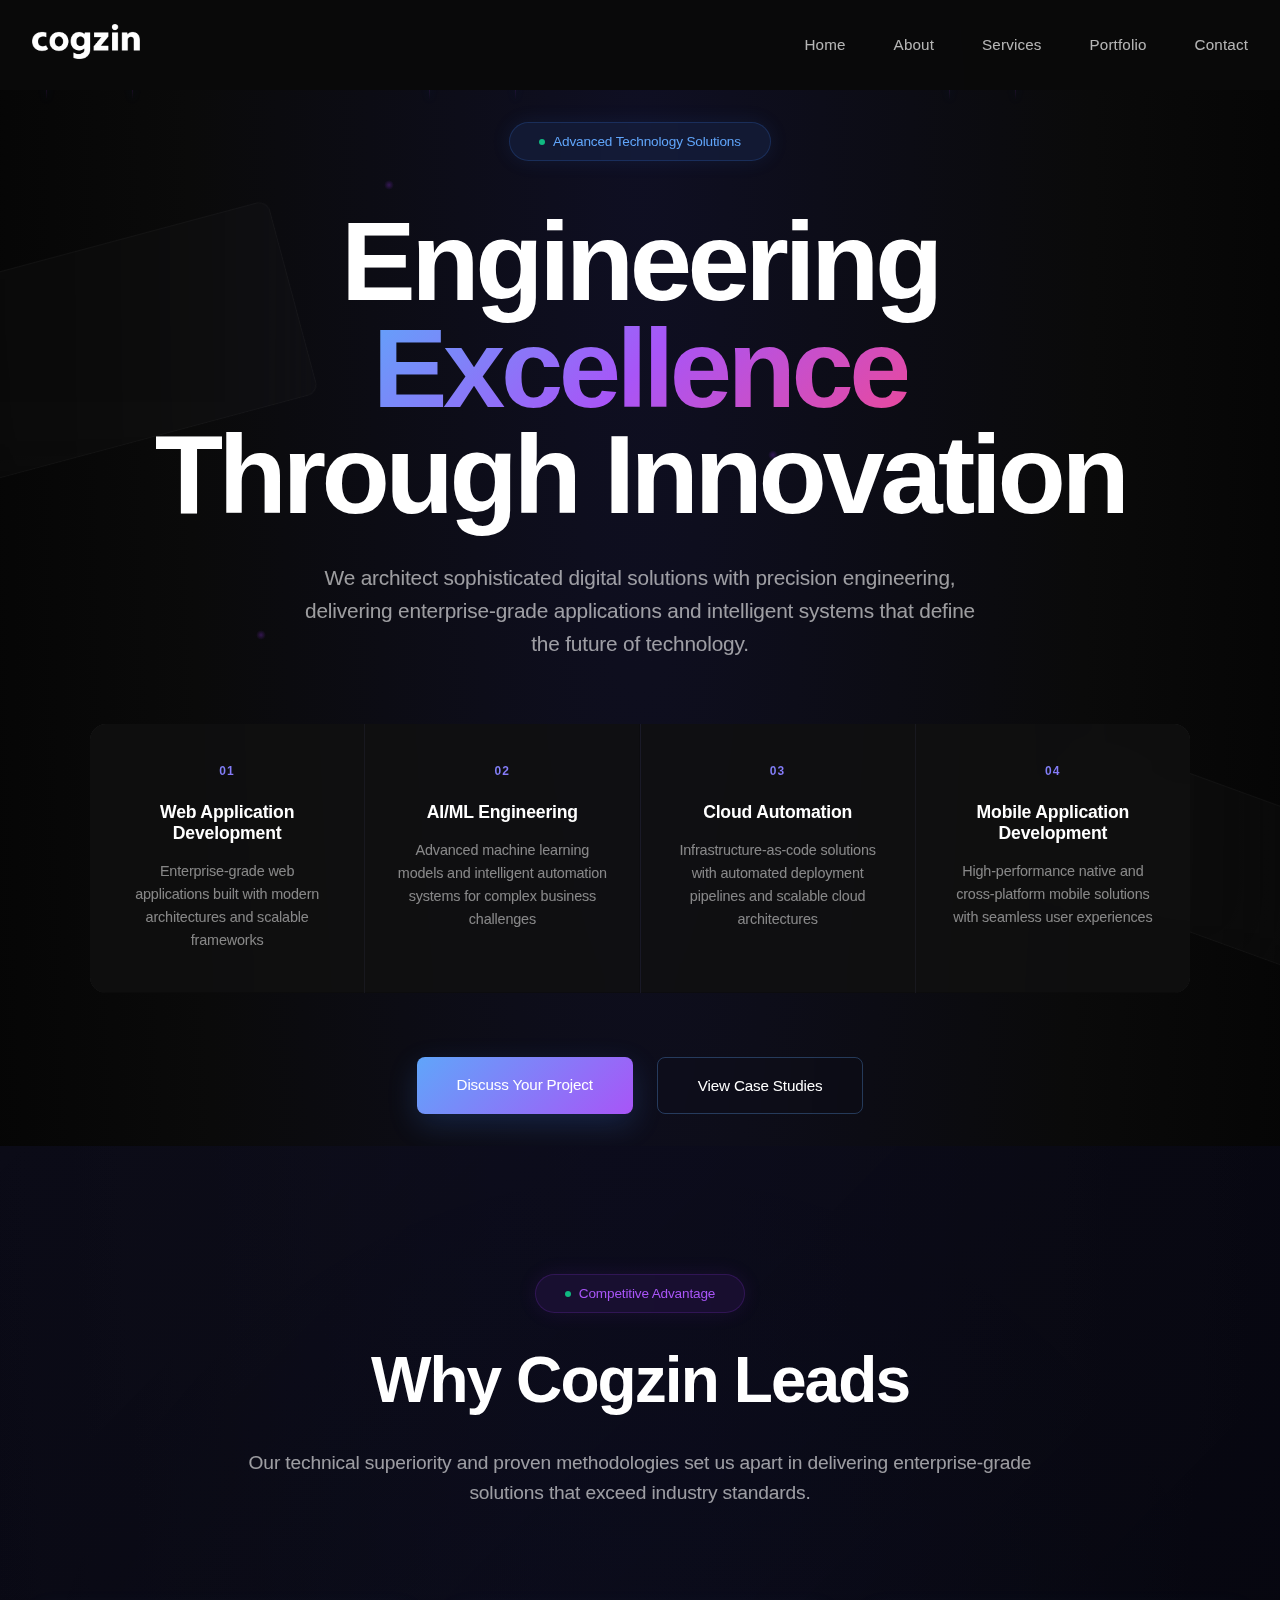
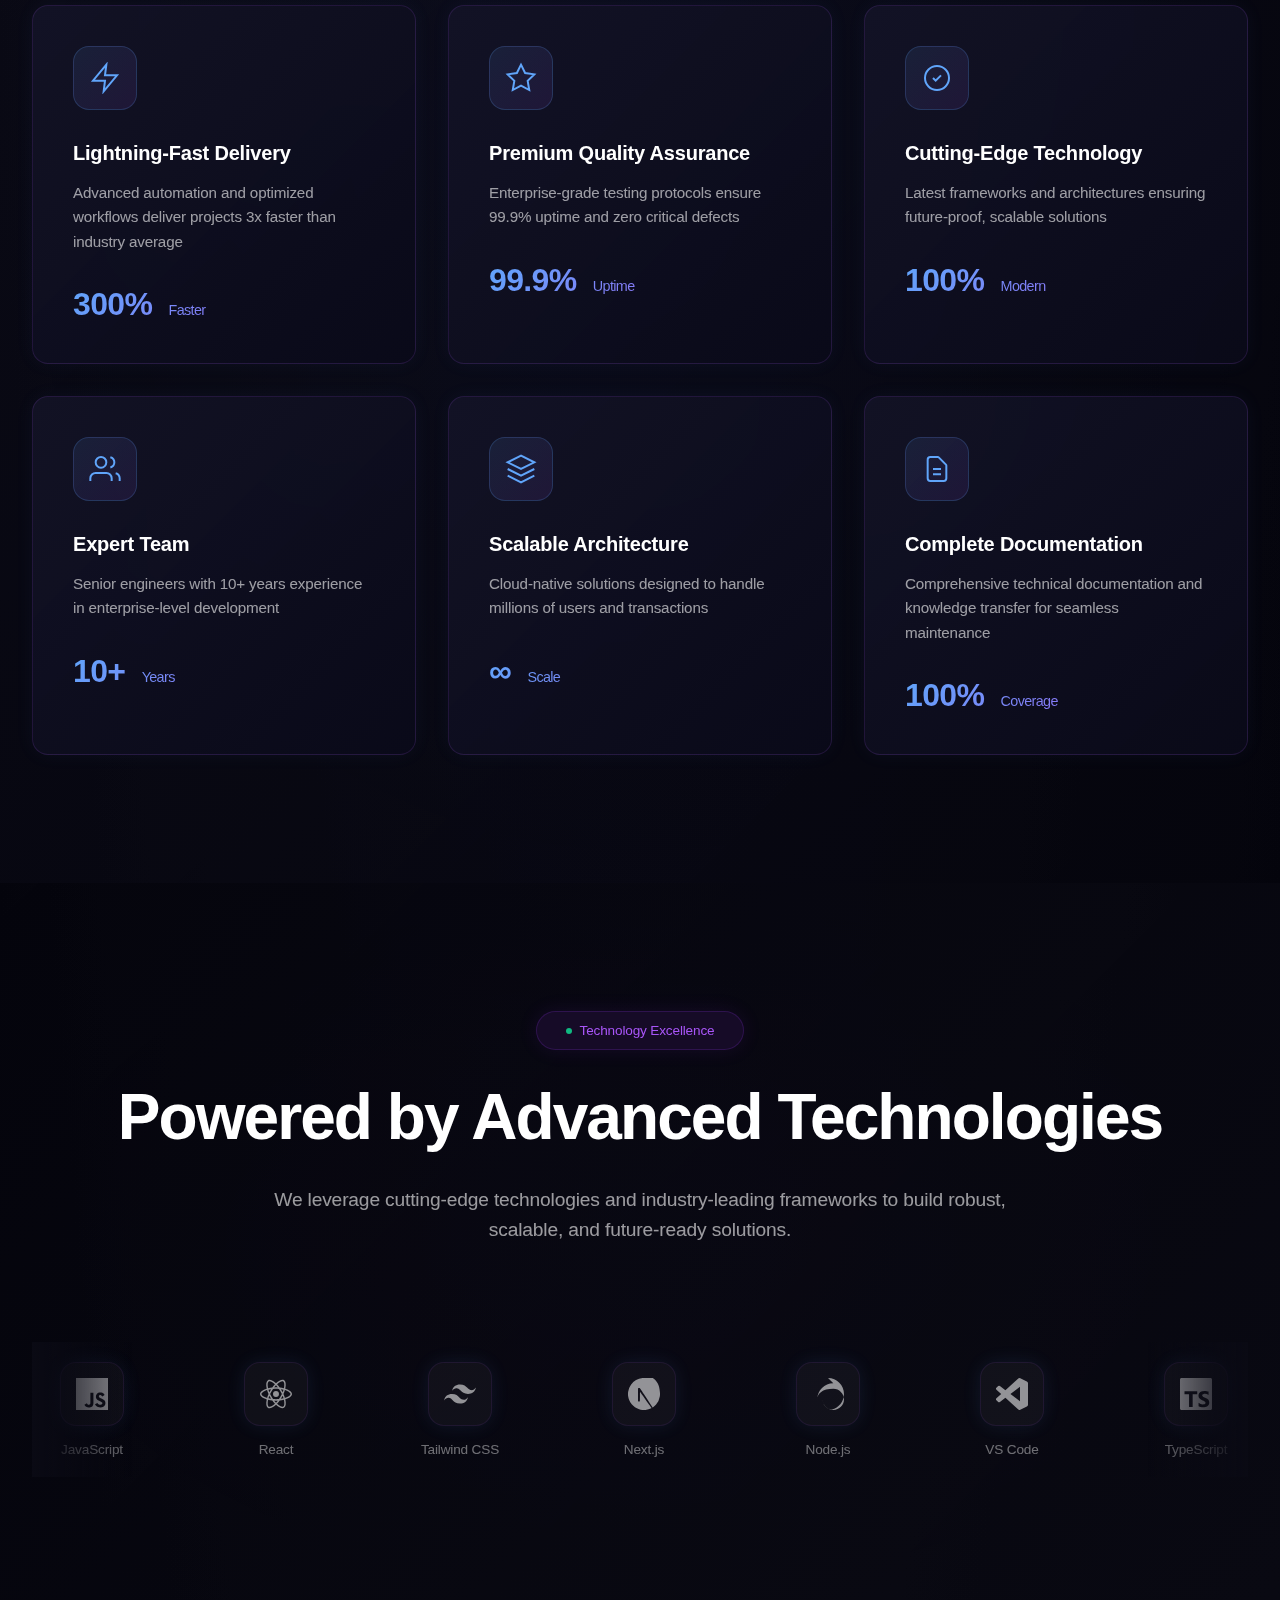
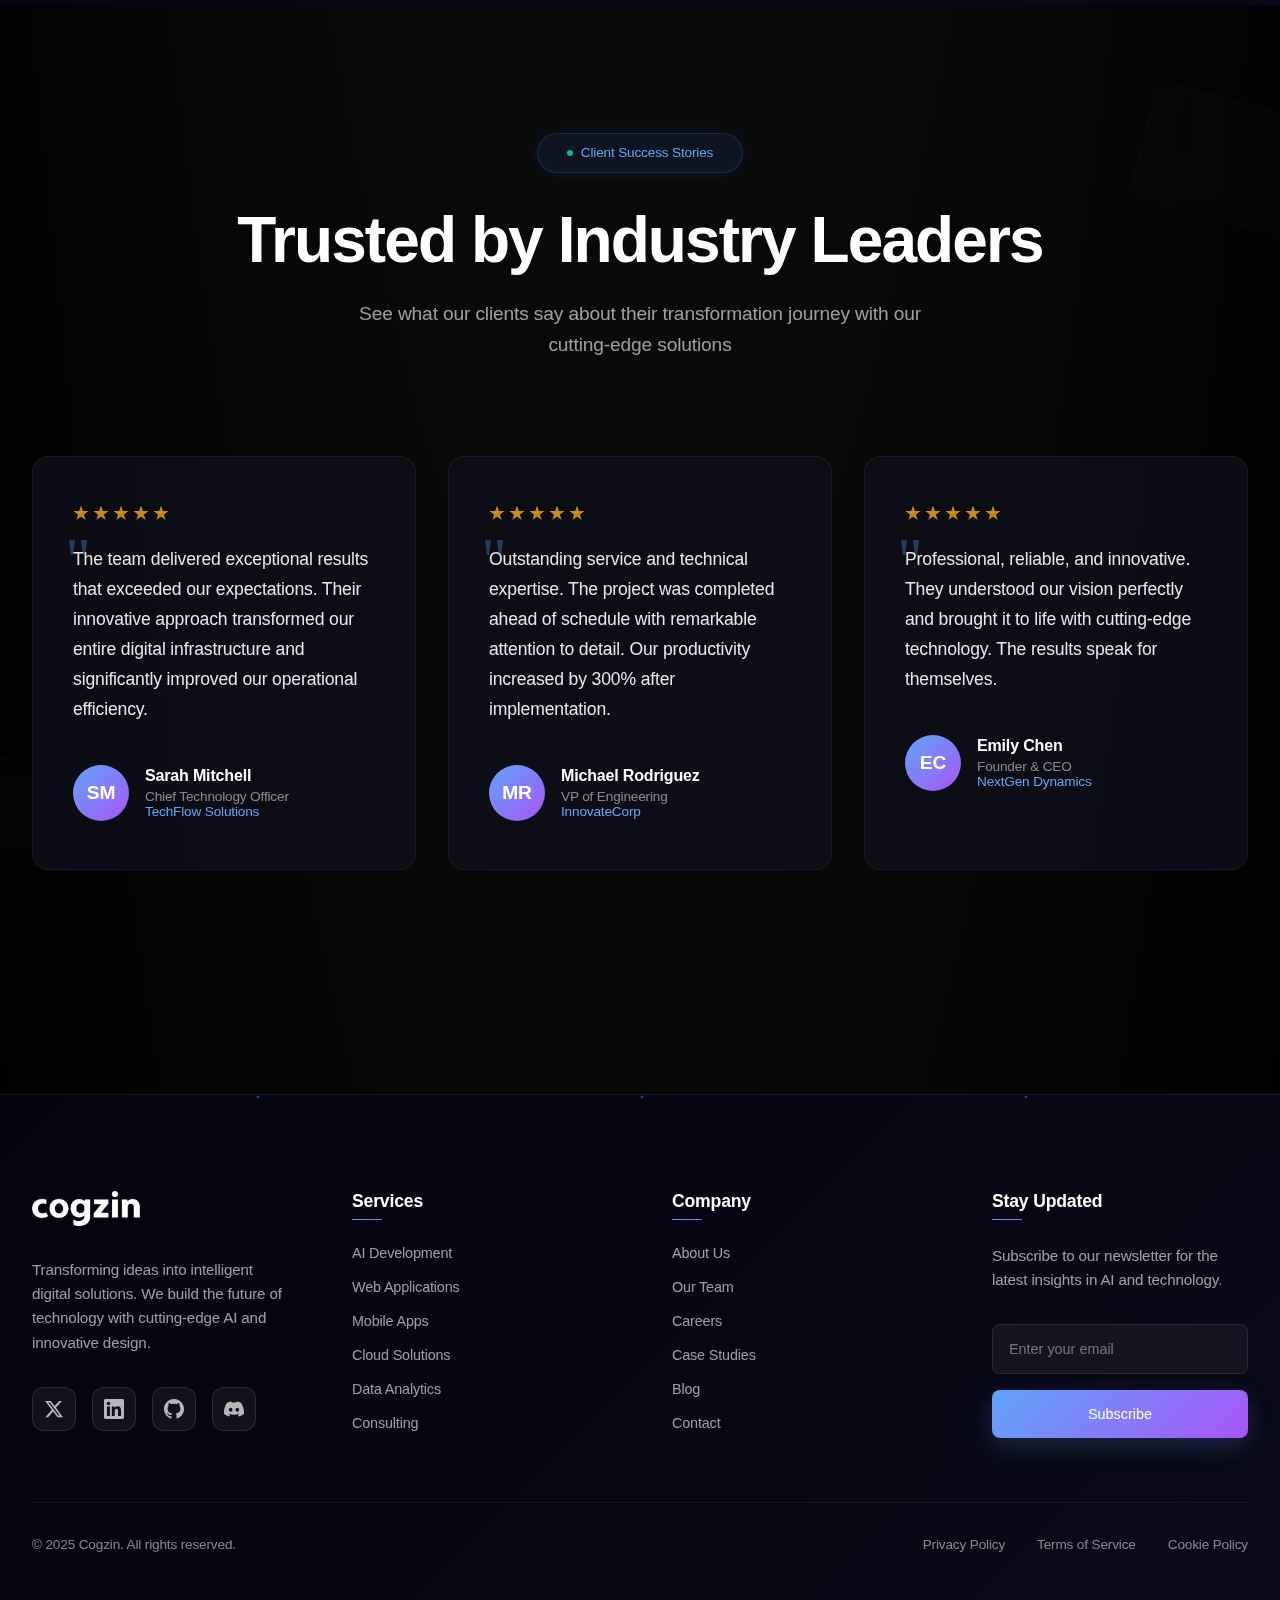
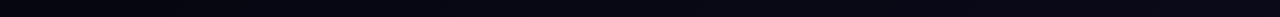
<file: index.html>
<!DOCTYPE html>
<html lang="en">
<head>
    <meta charset="UTF-8">
    <meta name="viewport" content="width=device-width, initial-scale=1.0">
    <title>Cogzin Technologies</title>
    <link rel="stylesheet" href="./assets/css/style.css">
</head>
<body>
    <!-- Technical grid background -->
    <div class="bg-grid"></div>
    <div class="floating-glow-container">
    <div class="glow-particle"></div>
    <div class="glow-particle"></div>
    <div class="glow-particle"></div>
    <!-- Add more as needed -->
</div>

    <!-- Circuit lines -->
    <div class="circuit-lines" id="circuitLines"></div>

    <!-- Navigation -->
    <nav class="navbar">
        <div class="nav-container">
            <a href="#" class="logo"><img src="./assets/logo.png" alt="Cogzin Logo" style="height:35px"/></a>
            <ul class="nav-links">
                <li><a href="#">Home</a></li>
                <li><a href="./about.html">About</a></li>
                <li><a href="./service.html">Services</a></li>
                <li><a href="./portfolio.html">Portfolio</a></li>
                <li><a href="./contact.html">Contact</a></li>
            </ul>
            <button class="mobile-menu-btn">☰</button>
        </div>
    </nav>

    <!-- Hero Section -->
    <section class="hero">
        <!-- Technical decorations -->
        <div class="tech-decoration tech-deco-1"></div>
        <div class="tech-decoration tech-deco-2"></div>

        <div class="hero-content">
            <div class="hero-badge">
                <div class="status-dot"></div>
                <span>Advanced Technology Solutions</span>
            </div>
            
            <h1 class="hero-title">
                Engineering <span class="accent">Excellence</span><br>
                Through Innovation
            </h1>
            
            <p class="hero-subtitle">
                We architect sophisticated digital solutions with precision engineering, 
                delivering enterprise-grade applications and intelligent systems that 
                define the future of technology.
            </p>

            <div class="services-grid">
                <div class="service-card">
                    <div class="service-number">01</div>
                    <h3 class="service-title">Web Application Development</h3>
                    <p class="service-desc">Enterprise-grade web applications built with modern architectures and scalable frameworks</p>
                </div>
                <div class="service-card">
                    <div class="service-number">02</div>
                    <h3 class="service-title">AI/ML Engineering</h3>
                    <p class="service-desc">Advanced machine learning models and intelligent automation systems for complex business challenges</p>
                </div>
                <div class="service-card">
                    <div class="service-number">03</div>
                    <h3 class="service-title">Cloud Automation</h3>
                    <p class="service-desc">Infrastructure-as-code solutions with automated deployment pipelines and scalable cloud architectures</p>
                </div>
                <div class="service-card">
                    <div class="service-number">04</div>
                    <h3 class="service-title">Mobile Application Development</h3>
                    <p class="service-desc">High-performance native and cross-platform mobile solutions with seamless user experiences</p>
                </div>
            </div>

            <div class="cta-buttons">
                <a href="#contact" class="btn-primary">Discuss Your Project</a>
                <a href="#portfolio" class="btn-secondary">View Case Studies</a>
            </div>
        </div>
    </section>

    <section class="why-cogzin">
        <div class="section-container">
            <div class="section-header">
                <div class="section-badge">
                    <div class="status-dot"></div>
                    <span>Competitive Advantage</span>
                </div>
                <h2 class="section-title">Why <span class="accent">Cogzin</span> Leads</h2>
                <p class="section-subtitle">
                    Our technical superiority and proven methodologies set us apart in delivering 
                    enterprise-grade solutions that exceed industry standards.
                </p>
            </div>

            <div class="advantages-grid">
                <div class="advantage-card">
                    <div class="advantage-icon">
                        <div class="icon-glow"></div>
                        <svg width="32" height="32" viewBox="0 0 24 24" fill="none" stroke="currentColor" stroke-width="1.5">
                            <path d="M13 2L3 14h9l-1 8 10-12h-9l1-8z"/>
                        </svg>
                    </div>
                    <h3 class="advantage-title">Lightning-Fast Delivery</h3>
                    <p class="advantage-desc">Advanced automation and optimized workflows deliver projects 3x faster than industry average</p>
                    <div class="advantage-metric">300% <span>Faster</span></div>
                </div>

                <div class="advantage-card">
                    <div class="advantage-icon">
                        <div class="icon-glow"></div>
                        <svg width="32" height="32" viewBox="0 0 24 24" fill="none" stroke="currentColor" stroke-width="1.5">
                            <path d="M12 2l3.09 6.26L22 9.27l-5 4.87 1.18 6.88L12 17.77l-6.18 3.25L7 14.14 2 9.27l6.91-1.01L12 2z"/>
                        </svg>
                    </div>
                    <h3 class="advantage-title">Premium Quality Assurance</h3>
                    <p class="advantage-desc">Enterprise-grade testing protocols ensure 99.9% uptime and zero critical defects</p>
                    <div class="advantage-metric">99.9% <span>Uptime</span></div>
                </div>

                <div class="advantage-card">
                    <div class="advantage-icon">
                        <div class="icon-glow"></div>
                        <svg width="32" height="32" viewBox="0 0 24 24" fill="none" stroke="currentColor" stroke-width="1.5">
                            <path d="M9 12l2 2 4-4m6 2a9 9 0 11-18 0 9 9 0 0118 0z"/>
                        </svg>
                    </div>
                    <h3 class="advantage-title">Cutting-Edge Technology</h3>
                    <p class="advantage-desc">Latest frameworks and architectures ensuring future-proof, scalable solutions</p>
                    <div class="advantage-metric">100% <span>Modern</span></div>
                </div>

                <div class="advantage-card">
                    <div class="advantage-icon">
                        <div class="icon-glow"></div>
                        <svg width="32" height="32" viewBox="0 0 24 24" fill="none" stroke="currentColor" stroke-width="1.5">
                            <path d="M17 21v-2a4 4 0 00-4-4H5a4 4 0 00-4 4v2M23 21v-2a4 4 0 00-3-3.87M16 3.13a4 4 0 010 7.75M13 7a4 4 0 11-8 0 4 4 0 018 0z"/>
                        </svg>
                    </div>
                    <h3 class="advantage-title">Expert Team</h3>
                    <p class="advantage-desc">Senior engineers with 10+ years experience in enterprise-level development</p>
                    <div class="advantage-metric">10+ <span>Years</span></div>
                </div>

                <div class="advantage-card">
                    <div class="advantage-icon">
                        <div class="icon-glow"></div>
                        <svg width="32" height="32" viewBox="0 0 24 24" fill="none" stroke="currentColor" stroke-width="1.5">
                            <path d="M12 2L2 7l10 5 10-5-10-5zM2 17l10 5 10-5M2 12l10 5 10-5"/>
                        </svg>
                    </div>
                    <h3 class="advantage-title">Scalable Architecture</h3>
                    <p class="advantage-desc">Cloud-native solutions designed to handle millions of users and transactions</p>
                    <div class="advantage-metric">∞ <span>Scale</span></div>
                </div>

                <div class="advantage-card">
                    <div class="advantage-icon">
                        <div class="icon-glow"></div>
                        <svg width="32" height="32" viewBox="0 0 24 24" fill="none" stroke="currentColor" stroke-width="1.5">
                            <path d="M9 12h6m-6 4h6m2 5H7a2 2 0 01-2-2V5a2 2 0 012-2h5.586a1 1 0 01.707.293l5.414 5.414a1 1 0 01.293.707V19a2 2 0 01-2 2z"/>
                        </svg>
                    </div>
                    <h3 class="advantage-title">Complete Documentation</h3>
                    <p class="advantage-desc">Comprehensive technical documentation and knowledge transfer for seamless maintenance</p>
                    <div class="advantage-metric">100% <span>Coverage</span></div>
                </div>
            </div>
        </div>
    </section>

    <!-- Technology Stack Section -->
    <section class="tech-stack">
        <svg class="city-bg" xmlns="http://www.w3.org/2000/svg" viewBox="0 0 1920 200" preserveAspectRatio="xMidYMax slice">
            <rect width="100%" height="100%" fill="transparent"/>
            <path d="M0,200 L0,100 L100,100 L100,120 L200,120 L200,80 L300,80 L300,140 L400,140 L400,100 L500,100 L500,180 L600,180 L600,60 L700,60 L700,160 L800,160 L800,100 L900,100 L900,140 L1000,140 L1000,90 L1100,90 L1100,160 L1200,160 L1200,130 L1300,130 L1300,180 L1400,180 L1400,100 L1500,100 L1500,140 L1600,140 L1600,120 L1700,120 L1700,160 L1800,160 L1800,80 L1900,80 L1900,180 L1920,180 L1920,200 Z" fill="rgba(255,255,255,0.02)"/>
        </svg>

        <div class="section-container">
            <div class="section-header">
                <div class="section-badge">
                    <div class="status-dot"></div>
                    <span>Technology Excellence</span>
                </div>
                <h2 class="section-title">Powered by <span class="accent">Advanced</span> Technologies</h2>
                <p class="section-subtitle">
                    We leverage cutting-edge technologies and industry-leading frameworks 
                    to build robust, scalable, and future-ready solutions.
                </p>
            </div>

            <div class="tech-marquee-container">
                <div class="tech-marquee">
                    <div class="tech-logo-item">
                        <div class="tech-logo">
                            <svg viewBox="0 0 24 24" fill="currentColor">
                                <path d="M0 0h24v24H0V0zm22.034 18.276c-.175-1.095-.888-2.015-3.003-2.873-.736-.345-1.554-.585-1.797-1.14-.091-.33-.105-.51-.046-.705.15-.646.915-.84 1.515-.66.39.12.75.42.976.9 1.034-.676 1.034-.676 1.755-1.125-.27-.42-.404-.601-.586-.78-.63-.705-1.469-1.065-2.834-1.034l-.705.089c-.676.165-1.32.525-1.71 1.005-1.14 1.291-.811 3.541.569 4.471 1.365 1.02 3.361 1.244 3.616 2.205.24 1.17-.87 1.545-1.966 1.41-.811-.18-1.26-.586-1.755-1.336l-1.83 1.051c.21.48.45.689.81 1.109 1.74 1.756 6.09 1.666 6.871-1.004.029-.09.24-.705.074-1.65l.046.067zm-8.983-7.245h-2.248c0 1.938-.009 3.864-.009 5.805 0 1.232.063 2.363-.138 2.711-.33.689-1.18.601-1.566.48-.396-.196-.597-.466-.83-.855-.063-.105-.11-.196-.127-.196l-1.825 1.125c.305.63.75 1.172 1.324 1.517.855.51 2.004.675 3.207.405.783-.226 1.458-.691 1.811-1.411.51-.93.402-2.07.397-3.346.012-2.054 0-4.109 0-6.219l.004-.016z"/>
                            </svg>
                        </div>
                        <span>JavaScript</span>
                    </div>
                    <div class="tech-logo-item">
                        <div class="tech-logo">
                            <svg viewBox="0 0 24 24" fill="currentColor">
                                <path d="M14.23 12.004a2.236 2.236 0 0 1-2.235 2.236 2.236 2.236 0 0 1-2.236-2.236 2.236 2.236 0 0 1 2.235-2.236 2.236 2.236 0 0 1 2.236 2.236zm2.648-10.69c-1.346 0-3.107.96-4.888 2.622-1.78-1.653-3.542-2.602-4.887-2.602-.41 0-.783.093-1.106.278-1.375.793-1.683 3.264-.973 6.365C1.98 8.917 0 10.42 0 12.004c0 1.59 1.99 3.097 5.043 4.03-.704 3.113-.39 5.588.988 6.38.32.187.69.275 1.102.275 1.345 0 3.107-.96 4.888-2.624 1.78 1.654 3.542 2.603 4.887 2.603.41 0 .783-.09 1.106-.275 1.374-.792 1.683-3.263.973-6.365C22.02 15.096 24 13.59 24 12.004c0-1.59-1.99-3.097-5.043-4.032.704-3.11.39-5.587-.988-6.38-.318-.184-.688-.277-1.092-.278zm-.005 1.09v.006c.225 0 .406.044.558.127.666.382.955 1.835.73 3.704-.054.46-.142.945-.25 1.44-.96-.236-2.006-.417-3.107-.534-.66-.905-1.345-1.727-2.035-2.447 1.592-1.48 3.087-2.292 4.105-2.295zm-9.77.02c1.012 0 2.514.808 4.11 2.28-.686.72-1.37 1.537-2.02 2.442-1.107.117-2.154.298-3.113.538-.112-.49-.195-.964-.254-1.42-.23-1.868.054-3.32.714-3.707.19-.09.4-.127.563-.132zm4.882 3.05c.455.468.91.992 1.36 1.564-.44-.02-.89-.034-1.36-.034-.47 0-.92.014-1.36.034.44-.572.895-1.096 1.36-1.564zM12 8.1c.74 0 1.477.034 2.202.093.406.582.802 1.203 1.183 1.86.372.64.71 1.29 1.018 1.946-.308.655-.646 1.31-1.013 1.95-.38.66-.773 1.288-1.18 1.87-.728.063-1.466.098-2.21.098-.74 0-1.477-.035-2.202-.093-.406-.582-.802-1.204-1.183-1.86-.372-.64-.71-1.29-1.018-1.946.303-.657.646-1.313 1.013-1.954.38-.66.773-1.286 1.18-1.868.728-.064 1.466-.098 2.21-.098zm-3.635.254c-.24.377-.48.763-.704 1.16-.225.39-.435.782-.635 1.174-.265-.656-.49-1.31-.676-1.947.64-.15 1.315-.283 2.015-.386zm7.26 0c.695.103 1.365.23 2.006.387-.18.632-.405 1.282-.66 1.933-.2-.39-.41-.783-.64-1.174-.225-.392-.465-.774-.705-1.146zm3.063.675c.484.15.944.317 1.375.498 1.732.74 2.852 1.708 2.852 2.476-.005.768-1.125 1.74-2.857 2.475-.42.18-.88.342-1.355.493-.28-.958-.646-1.956-1.1-2.98.45-1.017.81-2.01 1.085-2.964zm-13.395.004c.278.96.645 1.957 1.1 2.98-.45 1.017-.812 2.01-1.086 2.964-.484-.15-.944-.318-1.37-.5-1.732-.737-2.852-1.706-2.852-2.474 0-.768 1.12-1.742 2.852-2.476.42-.18.88-.342 1.356-.494zm11.678 4.28c.265.657.49 1.312.676 1.948-.64.157-1.316.29-2.016.39.24-.375.48-.762.705-1.158.225-.39.435-.788.636-1.18zm-9.945.02c.2.392.41.783.64 1.175.23.39.465.772.705 1.143-.695-.102-1.365-.23-2.006-.386.18-.63.406-1.282.66-1.933zM17.92 16.32c.112.493.2.968.254 1.423.23 1.868-.054 3.32-.714 3.708-.147.09-.338.128-.563.128-1.012 0-2.514-.807-4.11-2.28.686-.72 1.37-1.536 2.02-2.44 1.107-.118 2.154-.3 3.113-.54zm-11.83.01c.96.234 2.006.415 3.107.532.66.905 1.345 1.727 2.035 2.446-1.595 1.483-3.092 2.295-4.11 2.295-.22-.005-.406-.05-.553-.132-.666-.38-.955-1.834-.73-3.703.054-.46.142-.944.25-1.438zm4.56.64c.44.02.89.034 1.36.034.47 0 .92-.014 1.36-.034-.44.572-.895 1.095-1.36 1.563-.48-.47-.92-.99-1.36-1.563z"/>
                            </svg>
                        </div>
                        <span>React</span>
                    </div>
                    <div class="tech-logo-item">
                        <div class="tech-logo">
                            <svg viewBox="0 0 24 24" fill="currentColor">
                                <path d="M12.001 4.8c-3.2 0-5.2 1.6-6 4.8 1.2-1.6 2.6-2.2 4.2-1.8.913.228 1.565.89 2.288 1.624C13.666 10.618 15.027 12 18.001 12c3.2 0 5.2-1.6 6-4.8-1.2 1.6-2.6 2.2-4.2 1.8-.913-.228-1.565-.89-2.288-1.624C16.337 6.182 14.976 4.8 12.001 4.8zM6.001 12c-3.2 0-5.2 1.6-6 4.8 1.2-1.6 2.6-2.2 4.2-1.8.913.228 1.565.89 2.288 1.624 1.177 1.194 2.538 2.576 5.512 2.576 3.2 0 5.2-1.6 6-4.8-1.2 1.6-2.6 2.2-4.2 1.8-.913-.228-1.565-.89-2.288-1.624C10.337 13.382 8.976 12 6.001 12z"/>
                            </svg>
                        </div>
                        <span>Tailwind CSS</span>
                    </div>
                    <div class="tech-logo-item">
                        <div class="tech-logo">
                            <svg viewBox="0 0 24 24" fill="currentColor">
                                <path d="M11.572 0c-.176 0-.31.001-.358.007a19.76 19.76 0 0 1-.364.033C7.443.346 4.25 2.185 2.228 5.012a11.875 11.875 0 0 0-2.119 5.243c-.096.659-.108.854-.108 1.747s.012 1.089.108 1.748c.652 4.506 3.86 8.292 8.209 9.695.779.25 1.6.422 2.534.525.363.04 1.935.04 2.299 0 1.611-.178 2.977-.577 4.323-1.264.207-.106.247-.134.219-.158-.02-.013-.9-1.193-1.955-2.62l-1.919-2.592-2.404-3.558a338.739 338.739 0 0 0-2.422-3.556c-.009-.002-.018 1.579-.023 3.51-.007 3.38-.01 3.515-.052 3.595a.426.426 0 0 1-.206.214c-.075.037-.14.044-.495.044H7.81l-.108-.068a.438.438 0 0 1-.157-.171l-.05-.106.006-4.703.007-4.705.072-.092a.645.645 0 0 1 .174-.143c.096-.047.134-.051.54-.051.478 0 .558.018.682.154.035.038 1.337 1.999 2.895 4.361a10760.433 10760.433 0 0 0 4.735 7.17l1.9 2.879.096-.063a12.317 12.317 0 0 0 2.466-2.163 11.944 11.944 0 0 0 2.824-6.134c.096-.66.108-.854.108-1.748 0-.893-.012-1.088-.108-1.747C23.573 4.017 20.365.23 16.016-1.173a11.711 11.711 0 0 0-2.499-.523C13.153.001 11.664.001 11.572 0z"/>
                            </svg>
                        </div>
                        <span>Next.js</span>
                    </div>
                    <div class="tech-logo-item">
                        <div class="tech-logo">
                            <svg viewBox="0 0 24 24" fill="currentColor">
                                <path d="M12 0c6.628 0 12 5.373 12 12 0 5.623-3.871 10.328-9.092 11.63C9.817 23.135 8 19.333 8 16c0 4.411 3.589 8 8 8s8-3.589 8-8-3.589-8-8-8C7.589 8 4 11.589 4 16c0-6.628 5.373-12 12-12z"/>
                            </svg>
                        </div>
                        <span>Node.js</span>
                    </div>
                    <div class="tech-logo-item">
                        <div class="tech-logo">
                            <svg viewBox="0 0 24 24" fill="currentColor">
                                <path d="M23.15 2.587L18.21.21a1.494 1.494 0 0 0-1.705.29l-9.46 8.63-4.12-3.128a.999.999 0 0 0-1.276.057L.327 7.261A1 1 0 0 0 .326 8.74L3.899 12 .326 15.26a1 1 0 0 0 .001 1.479L1.65 17.94a.999.999 0 0 0 1.276.057l4.12-3.128 9.46 8.63a1.492 1.492 0 0 0 1.704.29l4.942-2.377A1.5 1.5 0 0 0 24 20.06V3.939a1.5 1.5 0 0 0-.85-1.352zm-5.146 14.861L10.826 12l7.178-5.448v10.896z"/>
                            </svg>
                        </div>
                        <span>VS Code</span>
                    </div>
                    <div class="tech-logo-item">
                        <div class="tech-logo">
                            <svg viewBox="0 0 24 24" fill="currentColor">
                                <path d="M1.125 0C.502 0 0 .502 0 1.125v21.75C0 23.498.502 24 1.125 24h21.75c.623 0 1.125-.502 1.125-1.125V1.125C24 .502 23.498 0 22.875 0zm17.363 9.75c.612 0 1.154.037 1.627.111a6.38 6.38 0 0 1 1.306.34v2.458a3.95 3.95 0 0 0-.643-.361 5.093 5.093 0 0 0-.717-.26 5.453 5.453 0 0 0-1.426-.2c-.3 0-.573.028-.819.086a2.1 2.1 0 0 0-.623.242c-.17.104-.3.229-.393.374a.888.888 0 0 0-.14.49c0 .196.053.373.156.529.104.156.252.304.443.444s.423.276.696.41c.273.135.582.274.926.416.47.197.892.407 1.266.628.374.222.695.473.963.753.268.279.472.598.614.957.142.359.214.776.214 1.253 0 .657-.125 1.21-.373 1.656a3.033 3.033 0 0 1-1.012 1.085 4.38 4.38 0 0 1-1.487.596c-.566.12-1.163.18-1.79.18a9.916 9.916 0 0 1-1.84-.164 5.544 5.544 0 0 1-1.512-.493v-2.63a5.033 5.033 0 0 0 3.237 1.2c.333 0 .624-.03.872-.09.249-.06.456-.144.623-.25.166-.108.29-.234.373-.38a1.023 1.023 0 0 0-.074-1.089 2.12 2.12 0 0 0-.537-.5 5.597 5.597 0 0 0-.807-.444 27.72 27.72 0 0 0-1.007-.436c-.918-.383-1.602-.852-2.053-1.405-.45-.553-.676-1.222-.676-2.005 0-.614.123-1.141.369-1.582.246-.441.58-.804 1.004-1.089a4.494 4.494 0 0 1 1.47-.629 7.536 7.536 0 0 1 1.77-.201zm-15.113.188h9.563v2.166H9.506v9.646H6.789v-9.646H3.375z"/>
                            </svg>
                        </div>
                        <span>TypeScript</span>
                    </div>
                    <div class="tech-logo-item">
                        <div class="tech-logo">
                            <svg viewBox="0 0 24 24" fill="currentColor">
                                <path d="M12.017 0C5.396 0 .029 5.367.029 11.987c0 5.079 3.158 9.417 7.618 11.174-.105-.949-.199-2.403.041-3.439.219-.937 1.404-5.965 1.404-5.965s-.359-.72-.359-1.781c0-1.663.967-2.911 2.168-2.911 1.024 0 1.518.769 1.518 1.688 0 1.029-.653 2.567-.992 3.992-.285 1.193.6 2.165 1.775 2.165 2.128 0 3.768-2.245 3.768-5.487 0-2.861-2.063-4.869-5.008-4.869-3.41 0-5.409 2.562-5.409 5.199 0 1.033.394 2.143.889 2.741.097.116.112.219.085.334-.09.375-.293 1.199-.334 1.363-.053.225-.172.271-.402.165-1.495-.69-2.433-2.878-2.433-4.646 0-3.776 2.748-7.252 7.92-7.252 4.158 0 7.392 2.967 7.392 6.923 0 4.135-2.607 7.462-6.233 7.462-1.214 0-2.357-.629-2.746-1.378l-.749 2.848c-.269 1.045-1.004 2.352-1.498 3.146 1.123.345 2.306.535 3.55.535 6.624 0 11.99-5.367 11.99-11.987C24.007 5.367 18.641.001.017 0z"/>
                            </svg>
                        </div>
                        <span>Pinterest</span>
                    </div>
                </div>
            </div>
        </div>
    </section>
    <section class="testimonials">
        <div class="testimonials-header">
            <div class="testimonials-badge">
                <div class="status-dot" style="width: 6px; height: 6px; background: #10b981; border-radius: 50%; animation: pulse 2s infinite;"></div>
                Client Success Stories
            </div>
            <!-- <h2 class="testimonials-title">Trusted by <span class="accent">Industry Leaders</span></h2> -->
            <h2 class="testimonials-title">Trusted by Industry Leaders</h2>
            <p class="testimonials-subtitle">
                See what our clients say about their transformation journey with our cutting-edge solutions
            </p>
        </div>

        <div class="testimonials-grid">
            <div class="testimonial-card">
                <div class="testimonial-rating">
                    <div class="star"></div>
                    <div class="star"></div>
                    <div class="star"></div>
                    <div class="star"></div>
                    <div class="star"></div>
                </div>
                <div class="testimonial-quote">
                    The team delivered exceptional results that exceeded our expectations. Their innovative approach transformed our entire digital infrastructure and significantly improved our operational efficiency.
                </div>
                <div class="testimonial-author">
                    <div class="author-avatar">SM</div>
                    <div class="author-info">
                        <div class="author-name">Sarah Mitchell</div>
                        <div class="author-role">Chief Technology Officer</div>
                        <div class="author-company">TechFlow Solutions</div>
                    </div>
                </div>
            </div>

            <div class="testimonial-card">
                <div class="testimonial-rating">
                    <div class="star"></div>
                    <div class="star"></div>
                    <div class="star"></div>
                    <div class="star"></div>
                    <div class="star"></div>
                </div>
                <div class="testimonial-quote">
                    Outstanding service and technical expertise. The project was completed ahead of schedule with remarkable attention to detail. Our productivity increased by 300% after implementation.
                </div>
                <div class="testimonial-author">
                    <div class="author-avatar">MR</div>
                    <div class="author-info">
                        <div class="author-name">Michael Rodriguez</div>
                        <div class="author-role">VP of Engineering</div>
                        <div class="author-company">InnovateCorp</div>
                    </div>
                </div>
            </div>

            <div class="testimonial-card">
                <div class="testimonial-rating">
                    <div class="star"></div>
                    <div class="star"></div>
                    <div class="star"></div>
                    <div class="star"></div>
                    <div class="star"></div>
                </div>
                <div class="testimonial-quote">
                    Professional, reliable, and innovative. They understood our vision perfectly and brought it to life with cutting-edge technology. The results speak for themselves.
                </div>
                <div class="testimonial-author">
                    <div class="author-avatar">EC</div>
                    <div class="author-info">
                        <div class="author-name">Emily Chen</div>
                        <div class="author-role">Founder & CEO</div>
                        <div class="author-company">NextGen Dynamics</div>
                    </div>
                </div>
            </div>

            <!-- <div class="testimonial-card">
                <div class="testimonial-rating">
                    <div class="star"></div>
                    <div class="star"></div>
                    <div class="star"></div>
                    <div class="star"></div>
                    <div class="star"></div>
                </div>
                <div class="testimonial-quote">
                    Incredible expertise and seamless execution. They transformed our legacy systems into a modern, scalable platform. The ongoing support has been exceptional.
                </div>
                <div class="testimonial-author">
                    <div class="author-avatar">DW</div>
                    <div class="author-info">
                        <div class="author-name">David Wilson</div>
                        <div class="author-role">Head of Digital</div>
                        <div class="author-company">Apex Industries</div>
                    </div>
                </div>
            </div>

            <div class="testimonial-card">
                <div class="testimonial-rating">
                    <div class="star"></div>
                    <div class="star"></div>
                    <div class="star"></div>
                    <div class="star"></div>
                    <div class="star"></div>
                </div>
                <div class="testimonial-quote">
                    From concept to deployment, every phase was handled with precision. Their technical knowledge and problem-solving skills are truly world-class.
                </div>
                <div class="testimonial-author">
                    <div class="author-avatar">JK</div>
                    <div class="author-info">
                        <div class="author-name">Jessica Kumar</div>
                        <div class="author-role">Product Director</div>
                        <div class="author-company">CloudScale</div>
                    </div>
                </div>
            </div>

            <div class="testimonial-card">
                <div class="testimonial-rating">
                    <div class="star"></div>
                    <div class="star"></div>
                    <div class="star"></div>
                    <div class="star"></div>
                    <div class="star"></div>
                </div>
                <div class="testimonial-quote">
                    The best investment we've made in years. Their solution revolutionized our workflow and gave us a competitive edge that we never thought possible.
                </div>
                <div class="testimonial-author">
                    <div class="author-avatar">AT</div>
                    <div class="author-info">
                        <div class="author-name">Alex Thompson</div>
                        <div class="author-role">Operations Manager</div>
                        <div class="author-company">FutureTech Labs</div>
                    </div>
                </div>
            </div> -->
        </div>

        <!-- Floating decorations -->
        <div class="testimonial-decoration testimonial-deco-1"></div>
        <div class="testimonial-decoration testimonial-deco-2"></div>
    </section>
    <style>
        @keyframes pulse {
            0%, 100% { opacity: 1; transform: scale(1); }
            50% { opacity: 0.5; transform: scale(1.2); }
        }
    </style>
    <!-- Footer Section -->
    <footer class="footer">
        <div class="footer-glow"></div>
        <div class="footer-grid-bg"></div>
        
        <div class="footer-particles">
            <div class="particle"></div>
            <div class="particle"></div>
            <div class="particle"></div>
        </div>

        <div class="footer-container">
            <div class="footer-main">
                <!-- Brand Section -->
                <div class="footer-brand">
                    <div class="footer-logo"><img src="./assets/logo.png" alt="Cogzin Logo" style="height:35px"/></div>
                    <p class="footer-description">
                        Transforming ideas into intelligent digital solutions. We build the future of technology with cutting-edge AI and innovative design.
                    </p>
                    <div class="footer-social">
                        <a href="#" class="social-link" aria-label="Twitter">
                            <svg viewBox="0 0 24 24" fill="currentColor">
                                <path d="M18.244 2.25h3.308l-7.227 8.26 8.502 11.24H16.17l-5.214-6.817L4.99 21.75H1.68l7.73-8.835L1.254 2.25H8.08l4.713 6.231zm-1.161 17.52h1.833L7.084 4.126H5.117z"/>
                            </svg>
                        </a>
                        <a href="#" class="social-link" aria-label="LinkedIn">
                            <svg viewBox="0 0 24 24" fill="currentColor">
                                <path d="M20.447 20.452h-3.554v-5.569c0-1.328-.027-3.037-1.852-3.037-1.853 0-2.136 1.445-2.136 2.939v5.667H9.351V9h3.414v1.561h.046c.477-.9 1.637-1.85 3.37-1.85 3.601 0 4.267 2.37 4.267 5.455v6.286zM5.337 7.433c-1.144 0-2.063-.926-2.063-2.065 0-1.138.92-2.063 2.063-2.063 1.14 0 2.064.925 2.064 2.063 0 1.139-.925 2.065-2.064 2.065zm1.782 13.019H3.555V9h3.564v11.452zM22.225 0H1.771C.792 0 0 .774 0 1.729v20.542C0 23.227.792 24 1.771 24h20.451C23.2 24 24 23.227 24 22.271V1.729C24 .774 23.2 0 22.222 0h.003z"/>
                            </svg>
                        </a>
                        <a href="#" class="social-link" aria-label="GitHub">
                            <svg viewBox="0 0 24 24" fill="currentColor">
                                <path d="M12 0c-6.626 0-12 5.373-12 12 0 5.302 3.438 9.8 8.207 11.387.599.111.793-.261.793-.577v-2.234c-3.338.726-4.033-1.416-4.033-1.416-.546-1.387-1.333-1.756-1.333-1.756-1.089-.745.083-.729.083-.729 1.205.084 1.839 1.237 1.839 1.237 1.07 1.834 2.807 1.304 3.492.997.107-.775.418-1.305.762-1.604-2.665-.305-5.467-1.334-5.467-5.931 0-1.311.469-2.381 1.236-3.221-.124-.303-.535-1.524.117-3.176 0 0 1.008-.322 3.301 1.23.957-.266 1.983-.399 3.003-.404 1.02.005 2.047.138 3.006.404 2.291-1.552 3.297-1.23 3.297-1.23.653 1.653.242 2.874.118 3.176.77.84 1.235 1.911 1.235 3.221 0 4.609-2.807 5.624-5.479 5.921.43.372.823 1.102.823 2.222v3.293c0 .319.192.694.801.576 4.765-1.589 8.199-6.086 8.199-11.386 0-6.627-5.373-12-12-12z"/>
                            </svg>
                        </a>
                        <a href="#" class="social-link" aria-label="Discord">
                            <svg viewBox="0 0 24 24" fill="currentColor">
                                <path d="M20.317 4.492c-1.53-.69-3.17-1.2-4.885-1.49a.075.075 0 0 0-.079.036c-.21.369-.444.85-.608 1.23a18.566 18.566 0 0 0-5.487 0 12.36 12.36 0 0 0-.617-1.23A.077.077 0 0 0 8.562 3c-1.714.29-3.354.8-4.885 1.491a.07.07 0 0 0-.032.027C.533 9.093-.32 13.555.099 17.961a.08.08 0 0 0 .031.055 20.03 20.03 0 0 0 5.993 2.98.078.078 0 0 0 .084-.026 13.83 13.83 0 0 0 1.226-1.963.074.074 0 0 0-.041-.104 13.201 13.201 0 0 1-1.872-.878.075.075 0 0 1-.008-.125c.126-.093.252-.19.372-.287a.075.075 0 0 1 .078-.01c3.927 1.764 8.18 1.764 12.061 0a.075.075 0 0 1 .079.009c.12.098.246.195.372.288a.075.075 0 0 1-.006.125c-.598.344-1.22.635-1.873.877a.075.075 0 0 0-.041.105c.36.687.772 1.341 1.225 1.962a.077.077 0 0 0 .084.028 19.963 19.963 0 0 0 6.002-2.981.076.076 0 0 0 .032-.054c.5-5.094-.838-9.52-3.549-13.442a.06.06 0 0 0-.031-.028zM8.02 15.278c-1.182 0-2.157-1.069-2.157-2.38 0-1.312.956-2.38 2.157-2.38 1.21 0 2.176 1.077 2.157 2.38 0 1.312-.956 2.38-2.157 2.38zm7.975 0c-1.183 0-2.157-1.069-2.157-2.38 0-1.312.955-2.38 2.157-2.38 1.21 0 2.176 1.077 2.157 2.38 0 1.312-.946 2.38-2.157 2.38z"/>
                            </svg>
                        </a>
                    </div>
                </div>

                <!-- Services Column -->
                <div class="footer-column">
                    <h3 class="footer-title">Services</h3>
                    <ul class="footer-links">
                        <li><a href="#">AI Development</a></li>
                        <li><a href="#">Web Applications</a></li>
                        <li><a href="#">Mobile Apps</a></li>
                        <li><a href="#">Cloud Solutions</a></li>
                        <li><a href="#">Data Analytics</a></li>
                        <li><a href="#">Consulting</a></li>
                    </ul>
                </div>

                <!-- Company Column -->
                <div class="footer-column">
                    <h3 class="footer-title">Company</h3>
                    <ul class="footer-links">
                        <li><a href="./about.html">About Us</a></li>
                        <li><a href="./team.html">Our Team</a></li>
                        <li><a href="#">Careers</a></li>
                        <li><a href="#">Case Studies</a></li>
                        <li><a href="#">Blog</a></li>
                        <li><a href="./contact.html">Contact</a></li>
                    </ul>
                </div>

                <!-- Newsletter Column -->
                <div class="footer-newsletter">
                    <h3 class="footer-title">Stay Updated</h3>
                    <p class="footer-description">
                        Subscribe to our newsletter for the latest insights in AI and technology.
                    </p>
                    <form class="newsletter-form">
                        <input 
                            type="email" 
                            placeholder="Enter your email" 
                            class="newsletter-input"
                            required
                        >
                        <button type="submit" class="newsletter-btn">
                            Subscribe
                        </button>
                    </form>
                </div>
            </div>

            <!-- Footer Bottom -->
            <div class="footer-bottom">
                <div class="footer-copyright">
                    © 2025 Cogzin. All rights reserved.
                </div>
                <ul class="footer-legal">
                    <li><a href="#">Privacy Policy</a></li>
                    <li><a href="#">Terms of Service</a></li>
                    <li><a href="#">Cookie Policy</a></li>
                </ul>
            </div>
        </div>
    </footer>
    <script src="./assets/js/script.js"></script>
</body>
</html>
</file>
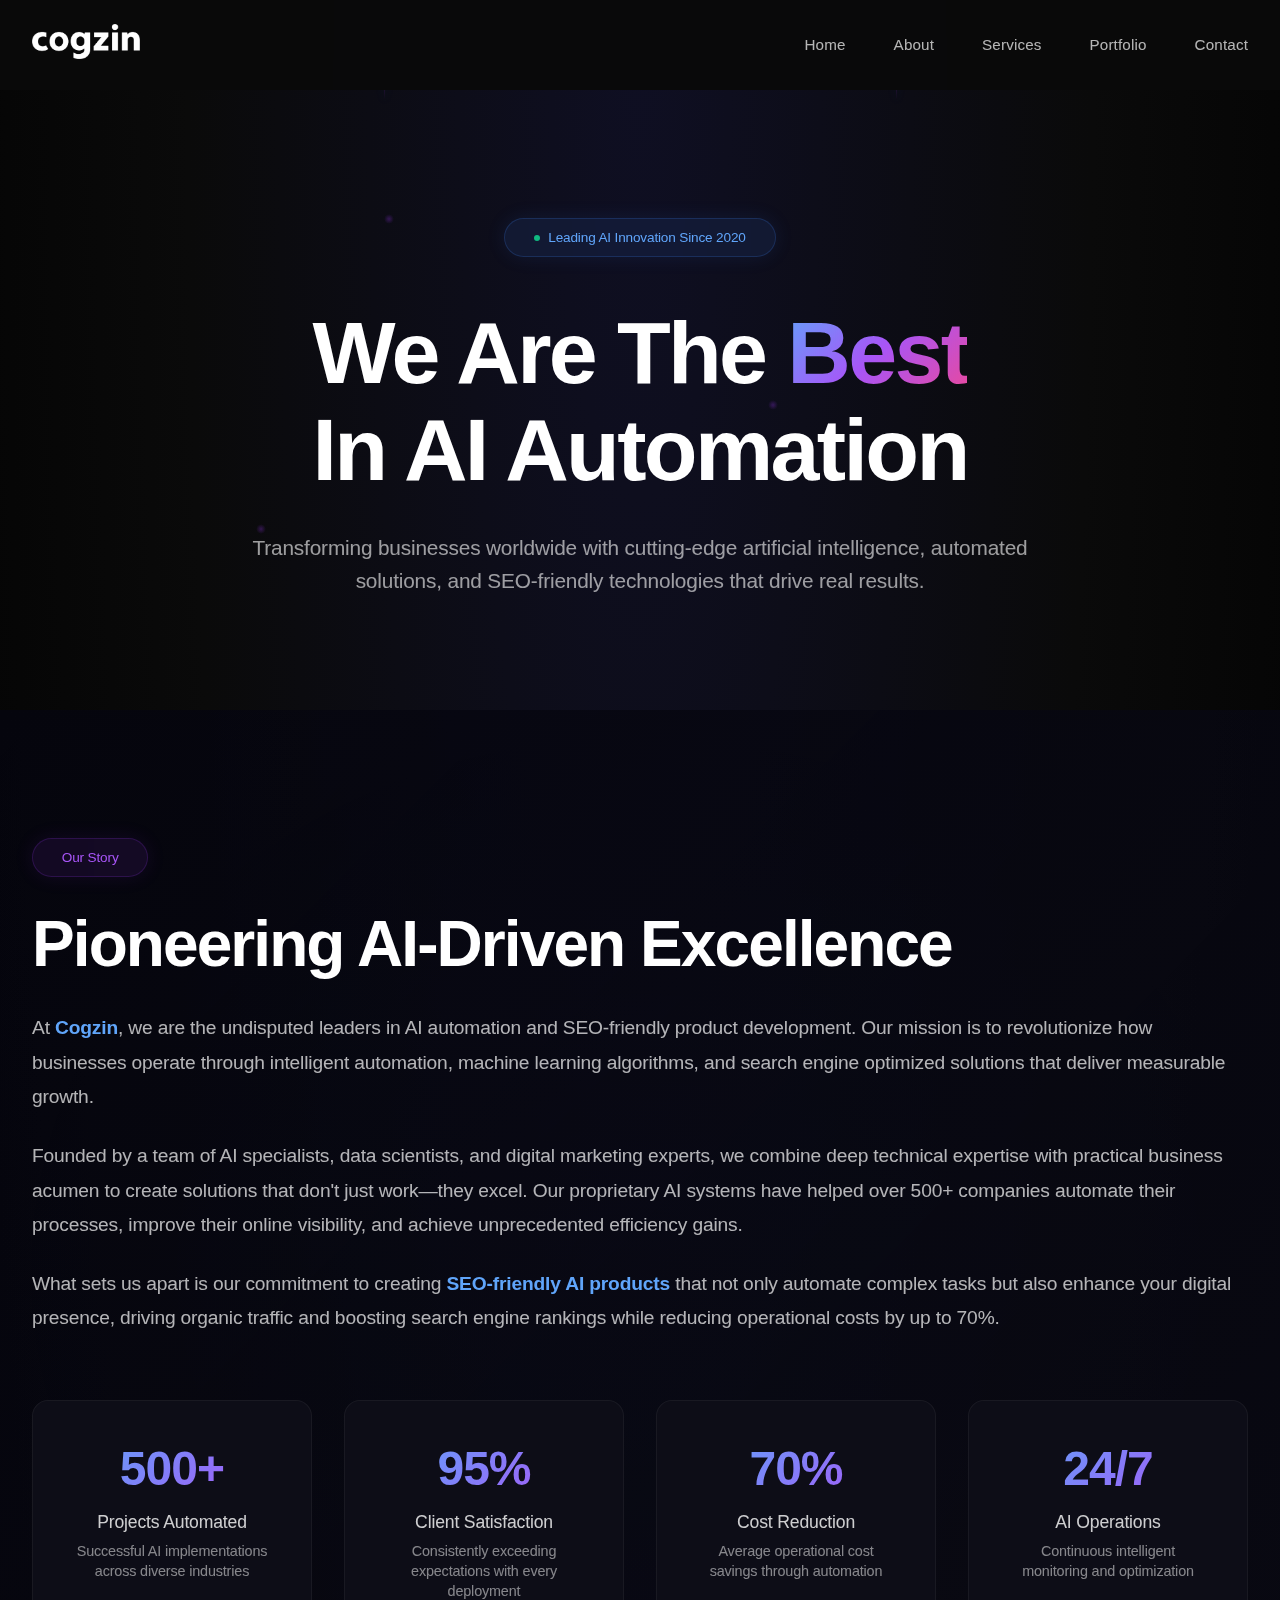
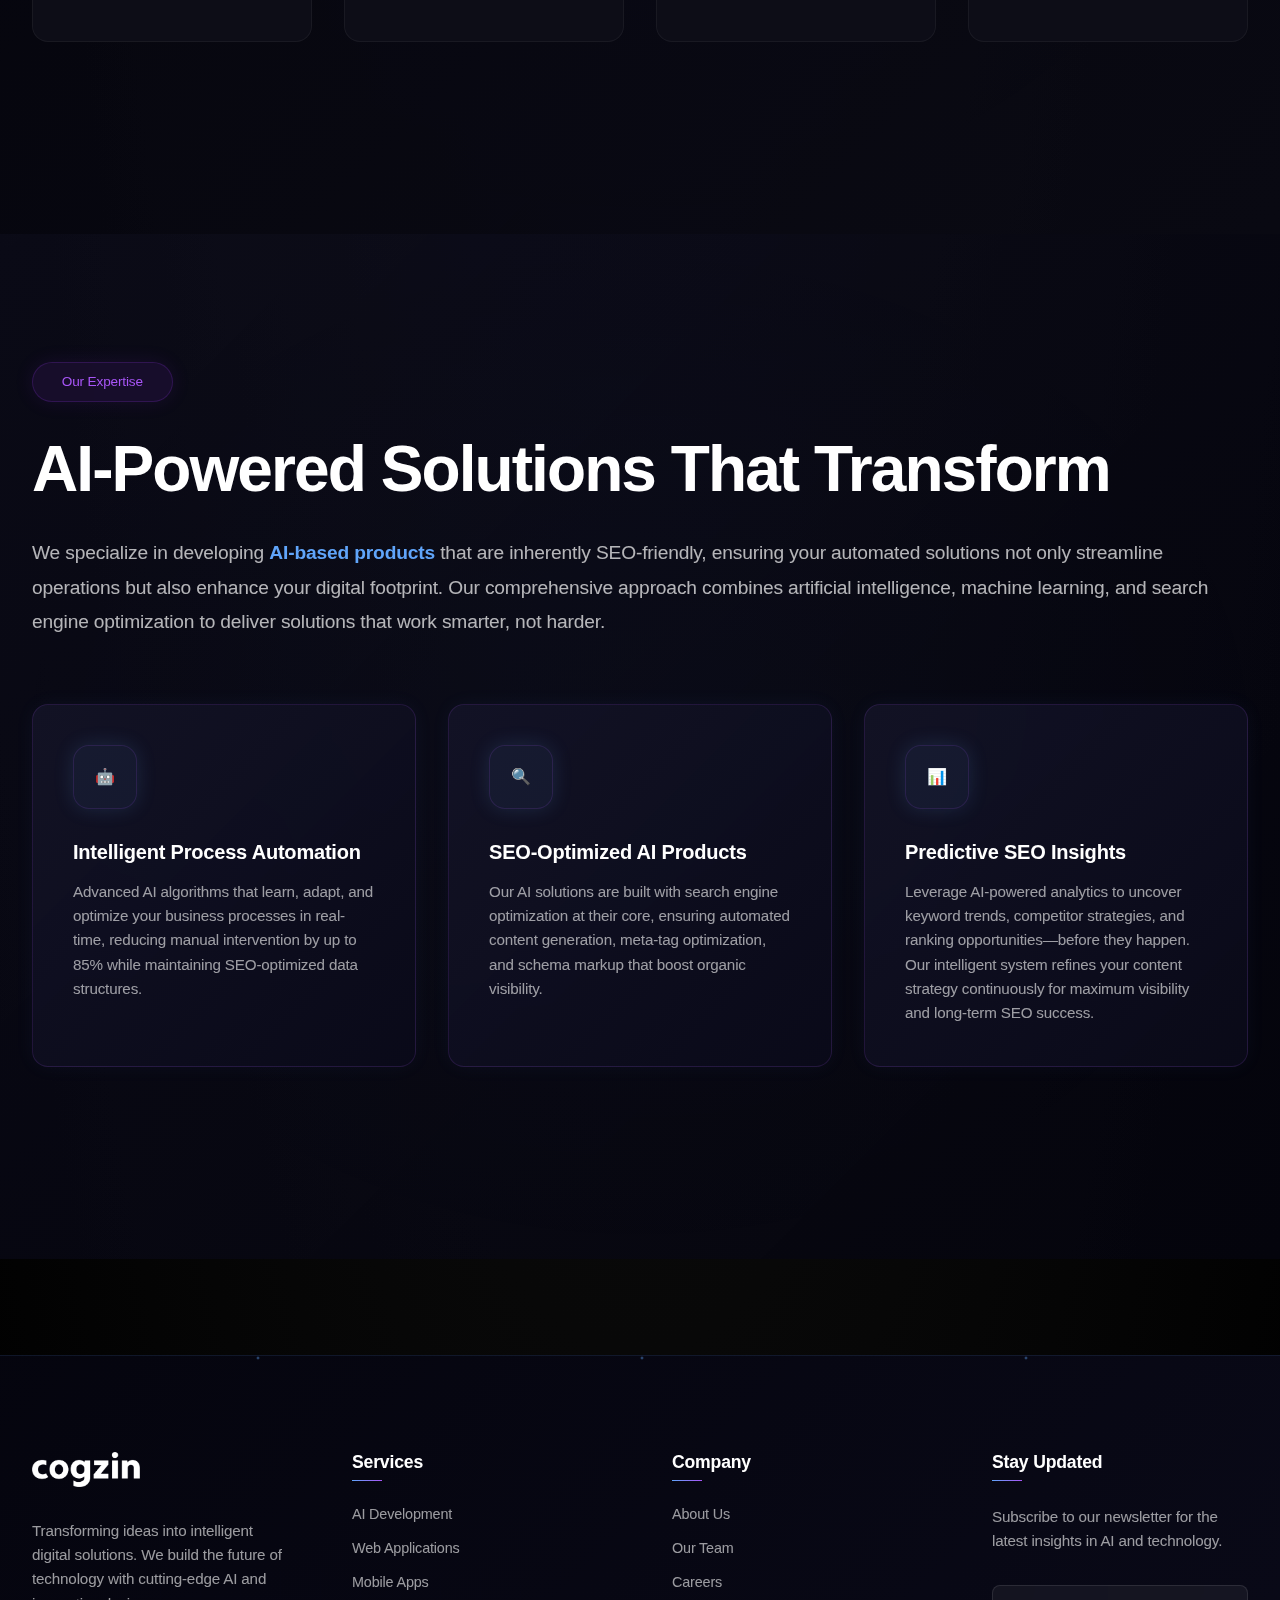
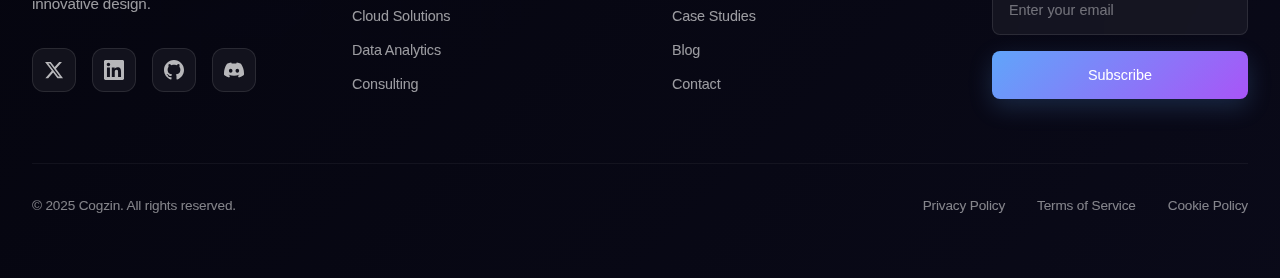
<file: about.html>
<!DOCTYPE html>
<html lang="en">
<head>
    <meta charset="UTF-8">
    <meta name="viewport" content="width=device-width, initial-scale=1.0">
    <title>About Cogzin - Leading AI Automation & SEO Solutions</title>
    <link rel="stylesheet" href="./assets/css/about.css">
    <meta name="description" content="Cogzin is the industry leader in AI automation and SEO-friendly solutions. Discover how we transform businesses with cutting-edge artificial intelligence and automated systems.">
    <meta name="keywords" content="AI automation, SEO optimization, artificial intelligence, business automation, digital transformation, machine learning, automated solutions">
</head>
<body>
    <div class="bg-grid"></div>
    
    <div class="circuit-lines">
        <div class="circuit-line" style="top: 20%; animation-delay: 0s;"></div>
        <div class="circuit-line" style="top: 40%; animation-delay: 2s;"></div>
        <div class="circuit-line" style="top: 60%; animation-delay: 4s;"></div>
        <div class="circuit-line vertical" style="left: 30%; animation-delay: 1s;"></div>
        <div class="circuit-line vertical" style="left: 70%; animation-delay: 3s;"></div>
    </div>

    <nav class="navbar">
        <div class="nav-container">
            <a href="./index.html" class="logo"><img src="./assets/logo.png" alt="Cogzin Logo" style="height:35px"/></a>
            <ul class="nav-links">
                <li><a href="./index.html">Home</a></li>
                <!-- <li><a href="#" class="active">About</a></li> -->
                <li><a href="#">About</a></li>
                <li><a href="./service.html">Services</a></li>
                <li><a href="./portfolio.html">Portfolio</a></li>
                <li><a href="./contact.html">Contact</a></li>
            </ul>
            <button class="mobile-menu-btn">☰</button>
        </div>
    </nav>

    <section class="hero">
        <div class="floating-glow-container">
            <div class="glow-particle"></div>
            <div class="glow-particle"></div>
            <div class="glow-particle"></div>
        </div>
        
        <div class="hero-content">
            <div class="hero-badge">
                <div class="status-dot"></div>
                Leading AI Innovation Since 2020
            </div>
            <h1 class="hero-title">
                We Are The <span class="accent">Best</span><br>
                In AI Automation
            </h1>
            <p class="hero-subtitle">
                Transforming businesses worldwide with cutting-edge artificial intelligence, 
                automated solutions, and SEO-friendly technologies that drive real results.
            </p>
        </div>
    </section>

    <section class="about-section">
        <div class="section-container">
            <div class="section-badge">Our Story</div>
            <h2 class="section-title">Pioneering AI-Driven Excellence</h2>
            <div class="section-content">
                <p>
                    At <strong>Cogzin</strong>, we are the undisputed leaders in AI automation and SEO-friendly product development. 
                    Our mission is to revolutionize how businesses operate through intelligent automation, 
                    machine learning algorithms, and search engine optimized solutions that deliver measurable growth.
                </p>
                <p>
                    Founded by a team of AI specialists, data scientists, and digital marketing experts, 
                    we combine deep technical expertise with practical business acumen to create solutions 
                    that don't just work—they excel. Our proprietary AI systems have helped over 500+ companies 
                    automate their processes, improve their online visibility, and achieve unprecedented efficiency gains.
                </p>
                <p>
                    What sets us apart is our commitment to creating <strong>SEO-friendly AI products</strong> that 
                    not only automate complex tasks but also enhance your digital presence, driving organic traffic 
                    and boosting search engine rankings while reducing operational costs by up to 70%.
                </p>
            </div>

            <div class="stats-grid">
                <div class="stat-card">
                    <div class="stat-number">500+</div>
                    <div class="stat-label">Projects Automated</div>
                    <div class="stat-desc">Successful AI implementations across diverse industries</div>
                </div>
                <div class="stat-card">
                    <div class="stat-number">95%</div>
                    <div class="stat-label">Client Satisfaction</div>
                    <div class="stat-desc">Consistently exceeding expectations with every deployment</div>
                </div>
                <div class="stat-card">
                    <div class="stat-number">70%</div>
                    <div class="stat-label">Cost Reduction</div>
                    <div class="stat-desc">Average operational cost savings through automation</div>
                </div>
                <div class="stat-card">
                    <div class="stat-number">24/7</div>
                    <div class="stat-label">AI Operations</div>
                    <div class="stat-desc">Continuous intelligent monitoring and optimization</div>
                </div>
            </div>
        </div>
    </section>

    <section class="about-section">
        <div class="section-container">
            <div class="section-badge">Our Expertise</div>
            <h2 class="section-title">AI-Powered Solutions That Transform</h2>
            <div class="section-content">
                <p>
                    We specialize in developing <strong>AI-based products</strong> that are inherently SEO-friendly, 
                    ensuring your automated solutions not only streamline operations but also enhance your digital footprint. 
                    Our comprehensive approach combines artificial intelligence, machine learning, and search engine optimization 
                    to deliver solutions that work smarter, not harder.
                </p>
            </div>

            <div class="features-grid">
                <div class="feature-card">
                    <div class="feature-icon">🤖</div>
                    <h3 class="feature-title">Intelligent Process Automation</h3>
                    <p class="feature-desc">
                        Advanced AI algorithms that learn, adapt, and optimize your business processes in real-time, 
                        reducing manual intervention by up to 85% while maintaining SEO-optimized data structures.
                    </p>
                </div>
                <div class="feature-card">
                    <div class="feature-icon">🔍</div>
                    <h3 class="feature-title">SEO-Optimized AI Products</h3>
                    <p class="feature-desc">
                        Our AI solutions are built with search engine optimization at their core, 
                        ensuring automated content generation, meta-tag optimization, and schema markup 
                        that boost organic visibility.
                    </p>
                </div>
                <div class="feature-card">
                    <div class="feature-icon">📊</div>
                    <h3 class="feature-title">Predictive SEO Insights</h3>
                    <p class="feature-desc">
                    Leverage AI-powered analytics to uncover keyword trends, competitor strategies, and ranking opportunities—before they happen. 
                    Our intelligent system refines your content strategy continuously for maximum visibility and long-term SEO success.
                </p>
                </div>
            </div>
        </div>
    </section>
 <!-- Footer Section -->
    <footer class="footer">
        <div class="footer-glow"></div>
        <div class="footer-grid-bg"></div>
        
        <div class="footer-particles">
            <div class="particle"></div>
            <div class="particle"></div>
            <div class="particle"></div>
        </div>

        <div class="footer-container">
            <div class="footer-main">
                <!-- Brand Section -->
                <div class="footer-brand">
                    <div class="footer-logo"><img src="./assets/logo.png" alt="Cogzin Logo" style="height:35px"/></div>
                    <p class="footer-description">
                        Transforming ideas into intelligent digital solutions. We build the future of technology with cutting-edge AI and innovative design.
                    </p>
                    <div class="footer-social">
                        <a href="#" class="social-link" aria-label="Twitter">
                            <svg viewBox="0 0 24 24" fill="currentColor">
                                <path d="M18.244 2.25h3.308l-7.227 8.26 8.502 11.24H16.17l-5.214-6.817L4.99 21.75H1.68l7.73-8.835L1.254 2.25H8.08l4.713 6.231zm-1.161 17.52h1.833L7.084 4.126H5.117z"/>
                            </svg>
                        </a>
                        <a href="#" class="social-link" aria-label="LinkedIn">
                            <svg viewBox="0 0 24 24" fill="currentColor">
                                <path d="M20.447 20.452h-3.554v-5.569c0-1.328-.027-3.037-1.852-3.037-1.853 0-2.136 1.445-2.136 2.939v5.667H9.351V9h3.414v1.561h.046c.477-.9 1.637-1.85 3.37-1.85 3.601 0 4.267 2.37 4.267 5.455v6.286zM5.337 7.433c-1.144 0-2.063-.926-2.063-2.065 0-1.138.92-2.063 2.063-2.063 1.14 0 2.064.925 2.064 2.063 0 1.139-.925 2.065-2.064 2.065zm1.782 13.019H3.555V9h3.564v11.452zM22.225 0H1.771C.792 0 0 .774 0 1.729v20.542C0 23.227.792 24 1.771 24h20.451C23.2 24 24 23.227 24 22.271V1.729C24 .774 23.2 0 22.222 0h.003z"/>
                            </svg>
                        </a>
                        <a href="#" class="social-link" aria-label="GitHub">
                            <svg viewBox="0 0 24 24" fill="currentColor">
                                <path d="M12 0c-6.626 0-12 5.373-12 12 0 5.302 3.438 9.8 8.207 11.387.599.111.793-.261.793-.577v-2.234c-3.338.726-4.033-1.416-4.033-1.416-.546-1.387-1.333-1.756-1.333-1.756-1.089-.745.083-.729.083-.729 1.205.084 1.839 1.237 1.839 1.237 1.07 1.834 2.807 1.304 3.492.997.107-.775.418-1.305.762-1.604-2.665-.305-5.467-1.334-5.467-5.931 0-1.311.469-2.381 1.236-3.221-.124-.303-.535-1.524.117-3.176 0 0 1.008-.322 3.301 1.23.957-.266 1.983-.399 3.003-.404 1.02.005 2.047.138 3.006.404 2.291-1.552 3.297-1.23 3.297-1.23.653 1.653.242 2.874.118 3.176.77.84 1.235 1.911 1.235 3.221 0 4.609-2.807 5.624-5.479 5.921.43.372.823 1.102.823 2.222v3.293c0 .319.192.694.801.576 4.765-1.589 8.199-6.086 8.199-11.386 0-6.627-5.373-12-12-12z"/>
                            </svg>
                        </a>
                        <a href="#" class="social-link" aria-label="Discord">
                            <svg viewBox="0 0 24 24" fill="currentColor">
                                <path d="M20.317 4.492c-1.53-.69-3.17-1.2-4.885-1.49a.075.075 0 0 0-.079.036c-.21.369-.444.85-.608 1.23a18.566 18.566 0 0 0-5.487 0 12.36 12.36 0 0 0-.617-1.23A.077.077 0 0 0 8.562 3c-1.714.29-3.354.8-4.885 1.491a.07.07 0 0 0-.032.027C.533 9.093-.32 13.555.099 17.961a.08.08 0 0 0 .031.055 20.03 20.03 0 0 0 5.993 2.98.078.078 0 0 0 .084-.026 13.83 13.83 0 0 0 1.226-1.963.074.074 0 0 0-.041-.104 13.201 13.201 0 0 1-1.872-.878.075.075 0 0 1-.008-.125c.126-.093.252-.19.372-.287a.075.075 0 0 1 .078-.01c3.927 1.764 8.18 1.764 12.061 0a.075.075 0 0 1 .079.009c.12.098.246.195.372.288a.075.075 0 0 1-.006.125c-.598.344-1.22.635-1.873.877a.075.075 0 0 0-.041.105c.36.687.772 1.341 1.225 1.962a.077.077 0 0 0 .084.028 19.963 19.963 0 0 0 6.002-2.981.076.076 0 0 0 .032-.054c.5-5.094-.838-9.52-3.549-13.442a.06.06 0 0 0-.031-.028zM8.02 15.278c-1.182 0-2.157-1.069-2.157-2.38 0-1.312.956-2.38 2.157-2.38 1.21 0 2.176 1.077 2.157 2.38 0 1.312-.956 2.38-2.157 2.38zm7.975 0c-1.183 0-2.157-1.069-2.157-2.38 0-1.312.955-2.38 2.157-2.38 1.21 0 2.176 1.077 2.157 2.38 0 1.312-.946 2.38-2.157 2.38z"/>
                            </svg>
                        </a>
                    </div>
                </div>

                <!-- Services Column -->
                <div class="footer-column">
                    <h3 class="footer-title">Services</h3>
                    <ul class="footer-links">
                        <li><a href="#">AI Development</a></li>
                        <li><a href="#">Web Applications</a></li>
                        <li><a href="#">Mobile Apps</a></li>
                        <li><a href="#">Cloud Solutions</a></li>
                        <li><a href="#">Data Analytics</a></li>
                        <li><a href="#">Consulting</a></li>
                    </ul>
                </div>

                <!-- Company Column -->
                <div class="footer-column">
                    <h3 class="footer-title">Company</h3>
                    <ul class="footer-links">
                        <li><a href="./about.html">About Us</a></li>
                        <li><a href="./team.html">Our Team</a></li>
                        <li><a href="#">Careers</a></li>
                        <li><a href="#">Case Studies</a></li>
                        <li><a href="#">Blog</a></li>
                        <li><a href="./contact.html">Contact</a></li>
                    </ul>
                </div>

                <!-- Newsletter Column -->
                <div class="footer-newsletter">
                    <h3 class="footer-title">Stay Updated</h3>
                    <p class="footer-description">
                        Subscribe to our newsletter for the latest insights in AI and technology.
                    </p>
                    <form class="newsletter-form">
                        <input 
                            type="email" 
                            placeholder="Enter your email" 
                            class="newsletter-input"
                            required
                        >
                        <button type="submit" class="newsletter-btn">
                            Subscribe
                        </button>
                    </form>
                </div>
            </div>

            <!-- Footer Bottom -->
            <div class="footer-bottom">
                <div class="footer-copyright">
                    © 2025 Cogzin. All rights reserved.
                </div>
                <ul class="footer-legal">
                    <li><a href="#">Privacy Policy</a></li>
                    <li><a href="#">Terms of Service</a></li>
                    <li><a href="#">Cookie Policy</a></li>
                </ul>
            </div>
        </div>
    </footer>

    <script src="./assets/js/script.js"></script>
</body>
</html>
</file>
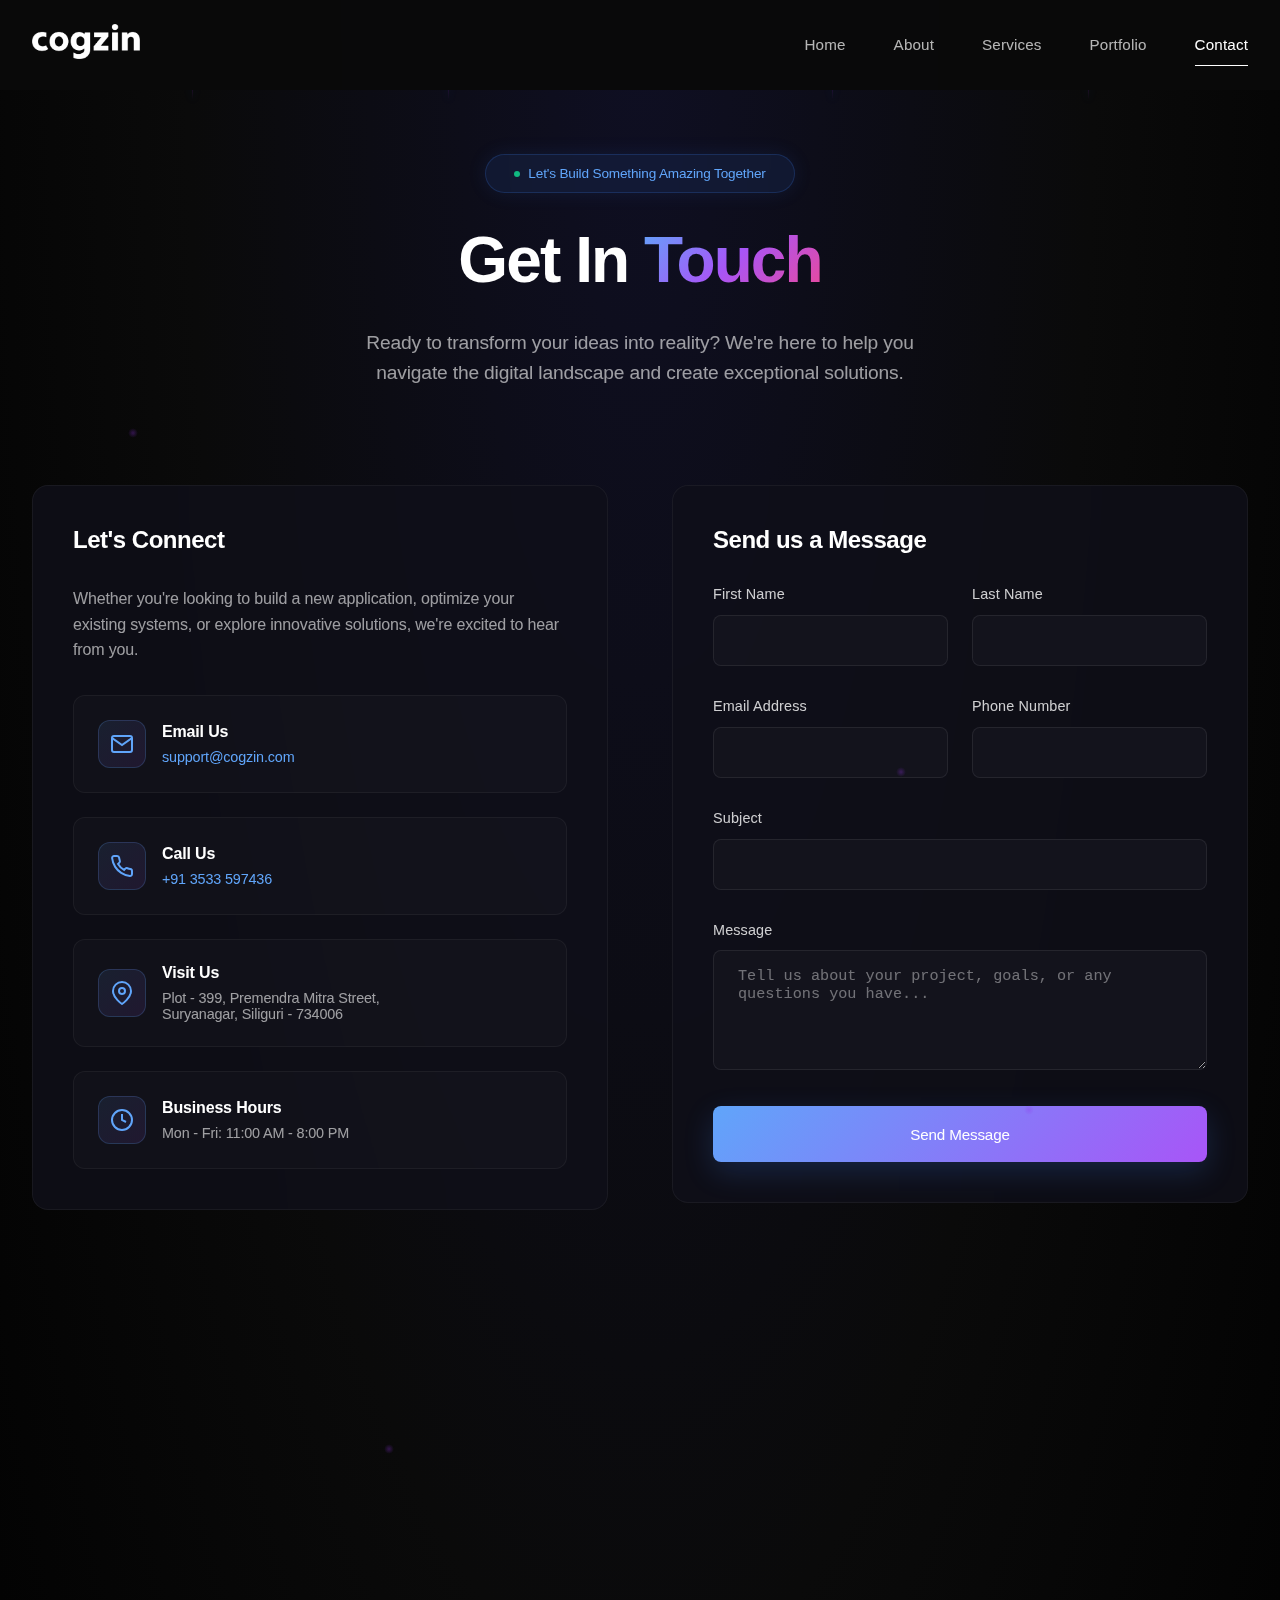
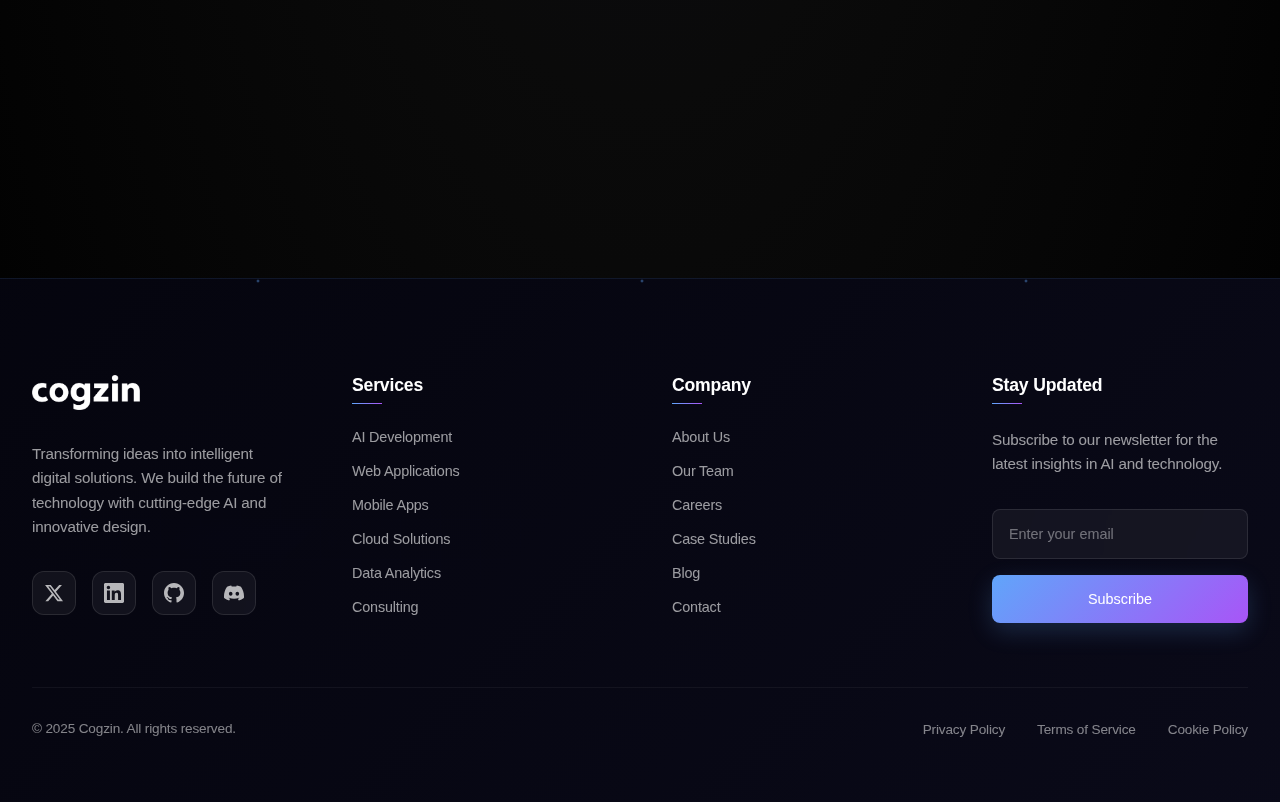
<file: contact.html>
<!DOCTYPE html>
<html lang="en">
<head>
    <meta charset="UTF-8">
    <meta name="viewport" content="width=device-width, initial-scale=1.0">
    <title>Contact - Cogzin</title>
    <link rel="stylesheet" href="./assets/css/contact.css">
</head>
<style>
    .thank-you-modal {
  position: fixed;
  top: 0;
  left: 0;
  width: 100%;
  height: 100%;
  background-color: rgba(0, 0, 0, 0.6);
  display: none;
  justify-content: center;
  align-items: center;
  z-index: 9999;
}

.thank-you-content {
  background: white;
  padding: 2rem 3rem;
  border-radius: 10px;
  text-align: center;
  animation: fadeIn 0.3s ease-in-out;
}

.thank-you-content h2 {
  margin-bottom: 1rem;
  color: #a855f7;
}

.thank-you-content p {
  color: #a855f7;
}

.thank-you-content button {
  margin-top: 1rem;
  padding: 0.5rem 1.5rem;
  background:linear-gradient(135deg, #60a5fa 0%, #a855f7 100%);
  color: white;
  border: none;
  border-radius: 5px;
  cursor: pointer;
}

@keyframes fadeIn {
  from { opacity: 0; transform: scale(0.9); }
  to { opacity: 1; transform: scale(1); }
}

</style>
<body>
    <!-- Background elements -->
    <div class="bg-grid"></div>
    <div class="circuit-lines">
        <div class="circuit-line" style="top: 20%; animation-delay: 0s;"></div>
        <div class="circuit-line" style="top: 40%; animation-delay: 2s;"></div>
        <div class="circuit-line" style="top: 60%; animation-delay: 4s;"></div>
        <div class="circuit-line" style="top: 80%; animation-delay: 6s;"></div>
        <div class="circuit-line vertical" style="left: 15%; animation-delay: 1s;"></div>
        <div class="circuit-line vertical" style="left: 35%; animation-delay: 3s;"></div>
        <div class="circuit-line vertical" style="left: 65%; animation-delay: 5s;"></div>
        <div class="circuit-line vertical" style="left: 85%; animation-delay: 7s;"></div>
    </div>

    <!-- Navigation -->
    <nav class="navbar">
        <div class="nav-container">
            <a href="./index.html" class="logo"><img src="./assets/logo.png" alt="Cogzin Logo" style="height:35px"/></a>
            <ul class="nav-links">
                <li><a href="./index.html">Home</a></li>
                <li><a href="./about.html">About</a></li>
                <li><a href="./service.html">Services</a></li>
                <li><a href="./portfolio.html">Portfolio</a></li>
                <li><a href="#" class="active">Contact</a></li>
            </ul>
            <button class="mobile-menu-btn">☰</button>
        </div>
    </nav>

    <!-- Contact Section -->
    <section class="contact-section">
        <div class="floating-glow-container">
            <div class="glow-particle"></div>
            <div class="glow-particle"></div>
            <div class="glow-particle"></div>
            <div class="glow-particle"></div>
        </div>

        <div class="contact-container">
            <div class="contact-header">
                <div class="contact-badge">
                    <div style="width: 6px; height: 6px; background: #10b981; border-radius: 50%; animation: pulse 2s infinite;"></div>
                    Let's Build Something Amazing Together
                </div>
                <h1 class="contact-title">Get In <span class="accent">Touch</span></h1>
                <p class="contact-subtitle">
                    Ready to transform your ideas into reality? We're here to help you navigate the digital landscape and create exceptional solutions.
                </p>
            </div>

            <div class="contact-content">
                <div class="contact-info">
                    <div class="info-card">
                        <h3 style="color: #ffffff; font-size: 1.5rem; font-weight: 700; margin-bottom: 2rem; letter-spacing: -0.02em;">Let's Connect</h3>
                        <p style="color: rgba(255, 255, 255, 0.6); line-height: 1.6; margin-bottom: 2rem;">
                            Whether you're looking to build a new application, optimize your existing systems, or explore innovative solutions, we're excited to hear from you.
                        </p>
                        
                        <div class="contact-methods">
                            <div class="contact-method">
                                <div class="contact-icon">
                                    <svg width="24" height="24" viewBox="0 0 24 24" fill="none" stroke="#60a5fa" stroke-width="2">
                                        <path d="M4 4h16c1.1 0 2 .9 2 2v12c0 1.1-.9 2-2 2H4c-1.1 0-2-.9-2-2V6c0-1.1.9-2 2-2z"/>
                                        <polyline points="22,6 12,13 2,6"/>
                                    </svg>
                                </div>
                                <div class="contact-details">
                                    <h4>Email Us</h4>
                                    <p><a href="mailto:contact@cogzin.com">support@cogzin.com</a></p>
                                </div>
                            </div>

                            <div class="contact-method">
                                <div class="contact-icon">
                                    <svg width="24" height="24" viewBox="0 0 24 24" fill="none" stroke="#60a5fa" stroke-width="2">
                                        <path d="M22 16.92v3a2 2 0 0 1-2.18 2 19.79 19.79 0 0 1-8.63-3.07 19.5 19.5 0 0 1-6-6 19.79 19.79 0 0 1-3.07-8.67A2 2 0 0 1 4.11 2h3a2 2 0 0 1 2 1.72 12.84 12.84 0 0 0 .7 2.81 2 2 0 0 1-.45 2.11L8.09 9.91a16 16 0 0 0 6 6l1.27-1.27a2 2 0 0 1 2.11-.45 12.84 12.84 0 0 0 2.81.7A2 2 0 0 1 22 16.92z"/>
                                    </svg>
                                </div>
                                <div class="contact-details">
                                    <h4>Call Us</h4>
                                    <p><a href="tel:+91 3533 597436">+91 3533 597436</a></p>
                                </div>
                            </div>

                            <div class="contact-method">
                                <div class="contact-icon">
                                    <svg width="24" height="24" viewBox="0 0 24 24" fill="none" stroke="#60a5fa" stroke-width="2">
                                        <path d="M21 10c0 7-9 13-9 13s-9-6-9-13a9 9 0 0 1 18 0z"/>
                                        <circle cx="12" cy="10" r="3"/>
                                    </svg>
                                </div>
                                <div class="contact-details">
                                    <h4>Visit Us</h4>
                                    <p>Plot - 399, Premendra Mitra Street,<br> Suryanagar, Siliguri - 734006</p>
                                </div>
                            </div>

                            <div class="contact-method">
                                <div class="contact-icon">
                                    <svg width="24" height="24" viewBox="0 0 24 24" fill="none" stroke="#60a5fa" stroke-width="2">
                                        <circle cx="12" cy="12" r="10"/>
                                        <polyline points="12,6 12,12 16,14"/>
                                    </svg>
                                </div>
                                <div class="contact-details">
                                    <h4>Business Hours</h4>
                                    <p>Mon - Fri: 11:00 AM - 8:00 PM</p>
                                </div>
                            </div>
                        </div>
                    </div>
                </div>

                <div class="contact-form">
                    <div class="form-container">
                        <h3 style="color: #ffffff; font-size: 1.5rem; font-weight: 700; margin-bottom: 2rem; letter-spacing: -0.02em;">Send us a Message</h3>
                        
                        <form id="contactForm" action="handlers/submit.php" method="POST">
                            <div class="form-row">
                                <div class="form-group">
                                    <label for="firstName">First Name</label>
                                    <input type="text" id="firstName" name="firstName" class="form-control" required>
                                </div>
                                <div class="form-group">
                                    <label for="lastName">Last Name</label>
                                    <input type="text" id="lastName" name="lastName" class="form-control" required>
                                </div>
                            </div>

                            <div class="form-row">
                                <div class="form-group">
                                    <label for="email">Email Address</label>
                                    <input type="email" id="email" name="email" class="form-control" required>
                                </div>
                                <div class="form-group">
                                    <label for="phone">Phone Number</label>
                                    <input type="tel" id="phone" name="phone" class="form-control">
                                </div>
                            </div>

                            <div class="form-group">
                                <label for="subject">Subject</label>
                                <input type="text" id="subject" name="subject" class="form-control" required>
                            </div>

                            <div class="form-group">
                                <label for="message">Message</label>
                                <textarea id="message" name="message" class="form-control" placeholder="Tell us about your project, goals, or any questions you have..." required></textarea>
                            </div>

                            <button type="submit" class="btn-submit">
                                Send Message
                            </button>
                        </form>
                        <div id="thankYouModal" class="thank-you-modal">
                        <div class="thank-you-content">
                            <h2>Thank You! 🙌</h2>
                            <p>Your message has been sent successfully.</p>
                            <button onclick="closeThankYouModal()">Close</button>
                        </div>
                        </div>
                    </div>
                </div>
                <div class="map-responsive">
                    <iframe src="https://www.google.com/maps/embed?pb=!1m18!1m12!1m3!1d66860.36795314247!2d88.41678315869859!3d26.753453925270406!2m3!1f0!2f0!3f0!3m2!1i1024!2i768!4f13.1!3m3!1m2!1s0x39e441006c6f6929%3A0xceb54bdf8d03499b!2sCogzin%20Technologies!5e1!3m2!1sen!2sin!4v1750081051892!5m2!1sen!2sin" width="600" height="450" style="border:0;" allowfullscreen="" loading="lazy" referrerpolicy="no-referrer-when-downgrade"></iframe>
                </div>
            </div>
        </div>
    </section>

    <!-- Footer Section -->
    <footer class="footer">
        <div class="footer-glow"></div>
        <div class="footer-grid-bg"></div>
        
        <div class="footer-particles">
            <div class="particle"></div>
            <div class="particle"></div>
            <div class="particle"></div>
        </div>

        <div class="footer-container">
            <div class="footer-main">
                <!-- Brand Section -->
                <div class="footer-brand">
                    <div class="footer-logo"><img src="./assets/logo.png" alt="Cogzin Logo" style="height:35px"/></div>
                    <p class="footer-description">
                        Transforming ideas into intelligent digital solutions. We build the future of technology with cutting-edge AI and innovative design.
                    </p>
                    <div class="footer-social">
                        <a href="#" class="social-link" aria-label="Twitter">
                            <svg viewBox="0 0 24 24" fill="currentColor">
                                <path d="M18.244 2.25h3.308l-7.227 8.26 8.502 11.24H16.17l-5.214-6.817L4.99 21.75H1.68l7.73-8.835L1.254 2.25H8.08l4.713 6.231zm-1.161 17.52h1.833L7.084 4.126H5.117z"/>
                            </svg>
                        </a>
                        <a href="#" class="social-link" aria-label="LinkedIn">
                            <svg viewBox="0 0 24 24" fill="currentColor">
                                <path d="M20.447 20.452h-3.554v-5.569c0-1.328-.027-3.037-1.852-3.037-1.853 0-2.136 1.445-2.136 2.939v5.667H9.351V9h3.414v1.561h.046c.477-.9 1.637-1.85 3.37-1.85 3.601 0 4.267 2.37 4.267 5.455v6.286zM5.337 7.433c-1.144 0-2.063-.926-2.063-2.065 0-1.138.92-2.063 2.063-2.063 1.14 0 2.064.925 2.064 2.063 0 1.139-.925 2.065-2.064 2.065zm1.782 13.019H3.555V9h3.564v11.452zM22.225 0H1.771C.792 0 0 .774 0 1.729v20.542C0 23.227.792 24 1.771 24h20.451C23.2 24 24 23.227 24 22.271V1.729C24 .774 23.2 0 22.222 0h.003z"/>
                            </svg>
                        </a>
                        <a href="#" class="social-link" aria-label="GitHub">
                            <svg viewBox="0 0 24 24" fill="currentColor">
                                <path d="M12 0c-6.626 0-12 5.373-12 12 0 5.302 3.438 9.8 8.207 11.387.599.111.793-.261.793-.577v-2.234c-3.338.726-4.033-1.416-4.033-1.416-.546-1.387-1.333-1.756-1.333-1.756-1.089-.745.083-.729.083-.729 1.205.084 1.839 1.237 1.839 1.237 1.07 1.834 2.807 1.304 3.492.997.107-.775.418-1.305.762-1.604-2.665-.305-5.467-1.334-5.467-5.931 0-1.311.469-2.381 1.236-3.221-.124-.303-.535-1.524.117-3.176 0 0 1.008-.322 3.301 1.23.957-.266 1.983-.399 3.003-.404 1.02.005 2.047.138 3.006.404 2.291-1.552 3.297-1.23 3.297-1.23.653 1.653.242 2.874.118 3.176.77.84 1.235 1.911 1.235 3.221 0 4.609-2.807 5.624-5.479 5.921.43.372.823 1.102.823 2.222v3.293c0 .319.192.694.801.576 4.765-1.589 8.199-6.086 8.199-11.386 0-6.627-5.373-12-12-12z"/>
                            </svg>
                        </a>
                        <a href="#" class="social-link" aria-label="Discord">
                            <svg viewBox="0 0 24 24" fill="currentColor">
                                <path d="M20.317 4.492c-1.53-.69-3.17-1.2-4.885-1.49a.075.075 0 0 0-.079.036c-.21.369-.444.85-.608 1.23a18.566 18.566 0 0 0-5.487 0 12.36 12.36 0 0 0-.617-1.23A.077.077 0 0 0 8.562 3c-1.714.29-3.354.8-4.885 1.491a.07.07 0 0 0-.032.027C.533 9.093-.32 13.555.099 17.961a.08.08 0 0 0 .031.055 20.03 20.03 0 0 0 5.993 2.98.078.078 0 0 0 .084-.026 13.83 13.83 0 0 0 1.226-1.963.074.074 0 0 0-.041-.104 13.201 13.201 0 0 1-1.872-.878.075.075 0 0 1-.008-.125c.126-.093.252-.19.372-.287a.075.075 0 0 1 .078-.01c3.927 1.764 8.18 1.764 12.061 0a.075.075 0 0 1 .079.009c.12.098.246.195.372.288a.075.075 0 0 1-.006.125c-.598.344-1.22.635-1.873.877a.075.075 0 0 0-.041.105c.36.687.772 1.341 1.225 1.962a.077.077 0 0 0 .084.028 19.963 19.963 0 0 0 6.002-2.981.076.076 0 0 0 .032-.054c.5-5.094-.838-9.52-3.549-13.442a.06.06 0 0 0-.031-.028zM8.02 15.278c-1.182 0-2.157-1.069-2.157-2.38 0-1.312.956-2.38 2.157-2.38 1.21 0 2.176 1.077 2.157 2.38 0 1.312-.956 2.38-2.157 2.38zm7.975 0c-1.183 0-2.157-1.069-2.157-2.38 0-1.312.955-2.38 2.157-2.38 1.21 0 2.176 1.077 2.157 2.38 0 1.312-.946 2.38-2.157 2.38z"/>
                            </svg>
                        </a>
                    </div>
                </div>

                <!-- Services Column -->
                <div class="footer-column">
                    <h3 class="footer-title">Services</h3>
                    <ul class="footer-links">
                        <li><a href="#">AI Development</a></li>
                        <li><a href="#">Web Applications</a></li>
                        <li><a href="#">Mobile Apps</a></li>
                        <li><a href="#">Cloud Solutions</a></li>
                        <li><a href="#">Data Analytics</a></li>
                        <li><a href="#">Consulting</a></li>
                    </ul>
                </div>

                <!-- Company Column -->
                <div class="footer-column">
                    <h3 class="footer-title">Company</h3>
                    <ul class="footer-links">
                        <li><a href="./about.html">About Us</a></li>
                        <li><a href="./team.html">Our Team</a></li>
                        <li><a href="#">Careers</a></li>
                        <li><a href="#">Case Studies</a></li>
                        <li><a href="#">Blog</a></li>
                        <li><a href="./contact.html">Contact</a></li>
                    </ul>
                </div>

                <!-- Newsletter Column -->
                <div class="footer-newsletter">
                    <h3 class="footer-title">Stay Updated</h3>
                    <p class="footer-description">
                        Subscribe to our newsletter for the latest insights in AI and technology.
                    </p>
                    <form class="newsletter-form">
                        <input 
                            type="email" 
                            placeholder="Enter your email" 
                            class="newsletter-input"
                            required
                        >
                        <button type="submit" class="newsletter-btn">
                            Subscribe
                        </button>
                    </form>
                </div>
            </div>

            <!-- Footer Bottom -->
            <div class="footer-bottom">
                <div class="footer-copyright">
                    © 2025 Cogzin. All rights reserved.
                </div>
                <ul class="footer-legal">
                    <li><a href="#">Privacy Policy</a></li>
                    <li><a href="#">Terms of Service</a></li>
                    <li><a href="#">Cookie Policy</a></li>
                </ul>
            </div>
        </div>
    </footer>
    <script>
    document.getElementById("contactForm").addEventListener("submit", function (e) {
    e.preventDefault();
    const form = e.target;

    fetch(form.action, {
        method: form.method,
        body: new FormData(form),
        headers: {
        'Accept': 'application/json'
        }
    })
    .then(response => {
        if (response.ok) {
        form.reset();
        showThankYouModal();
        } else {
        alert("⚠️ Something went wrong. Please try again.");
        }
    })
    .catch(error => {
        alert("🚫 Error occurred: " + error.message);
    });
    });

    function showThankYouModal() {
    document.getElementById("thankYouModal").style.display = "flex";
    }

    function closeThankYouModal() {
    document.getElementById("thankYouModal").style.display = "none";
    }


    </script>
    <script src="./assets/js/script.js"></script>
</body>
</html>
</file>
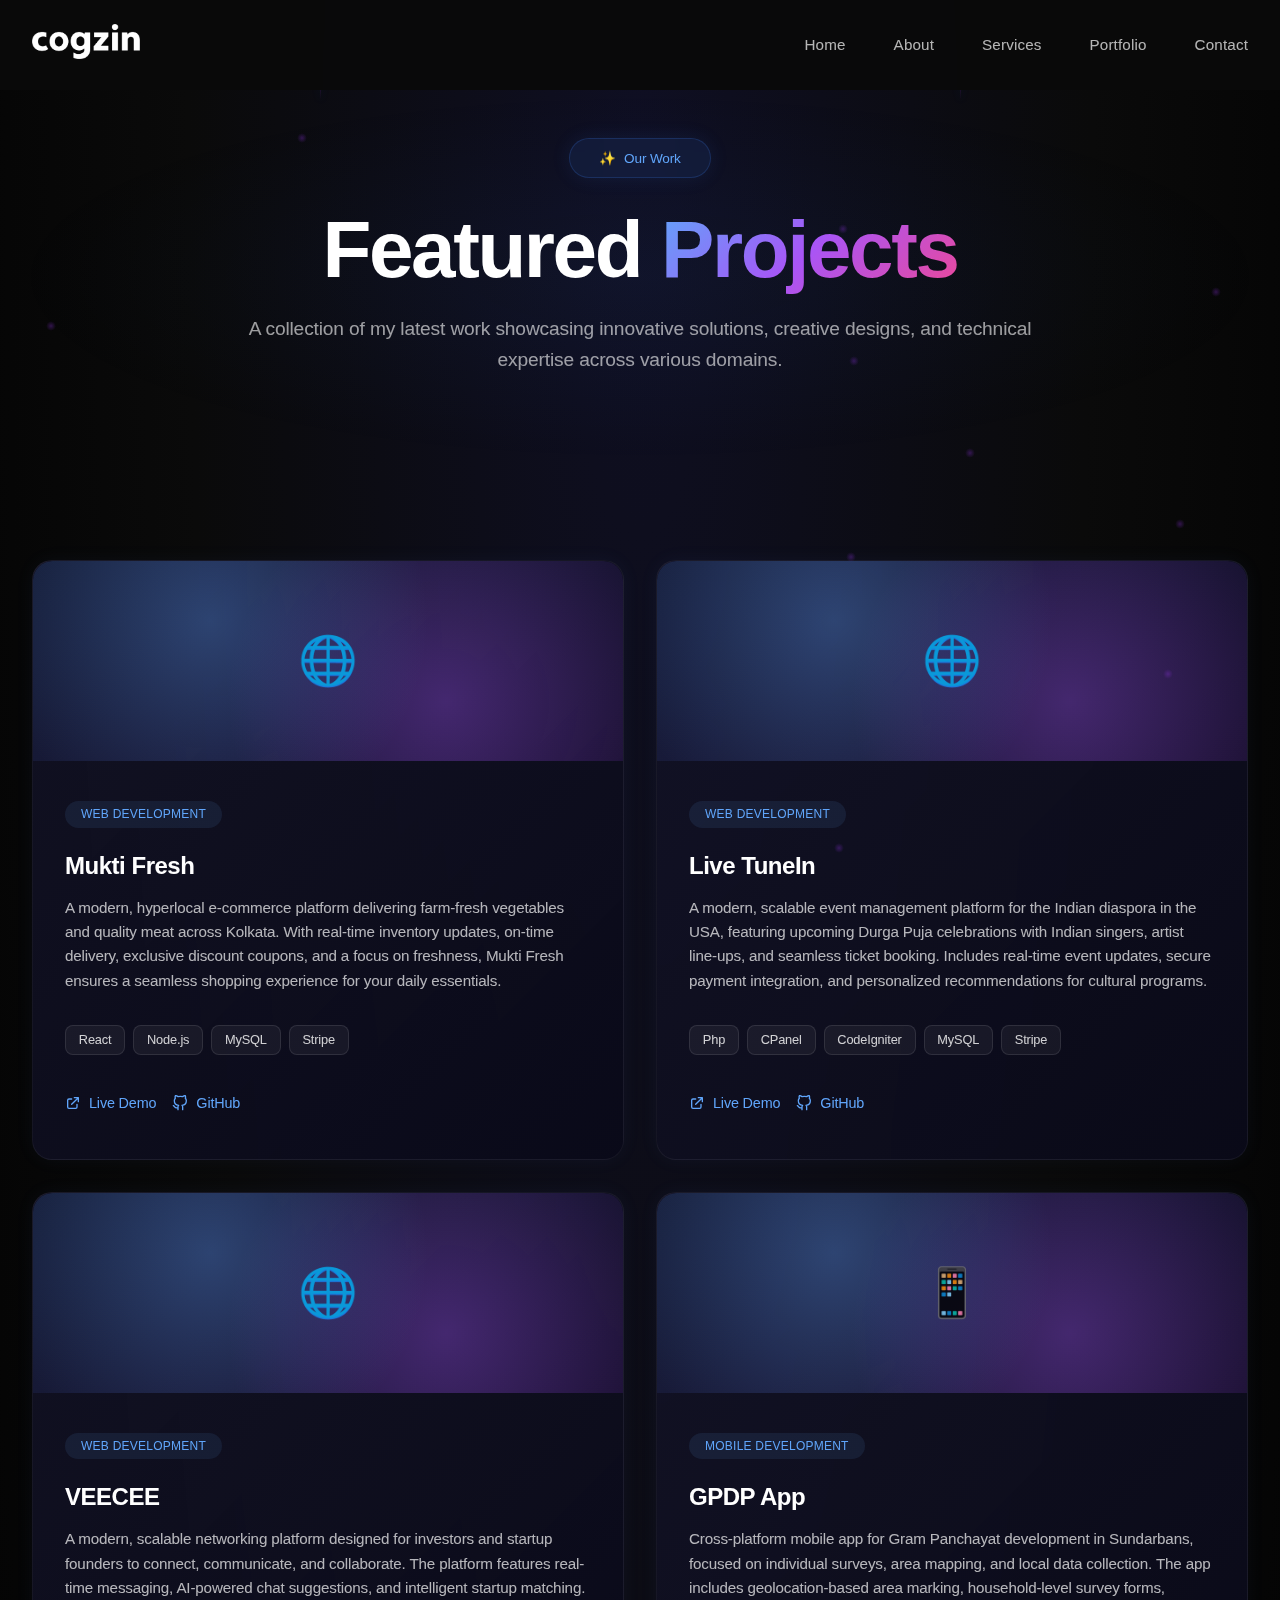
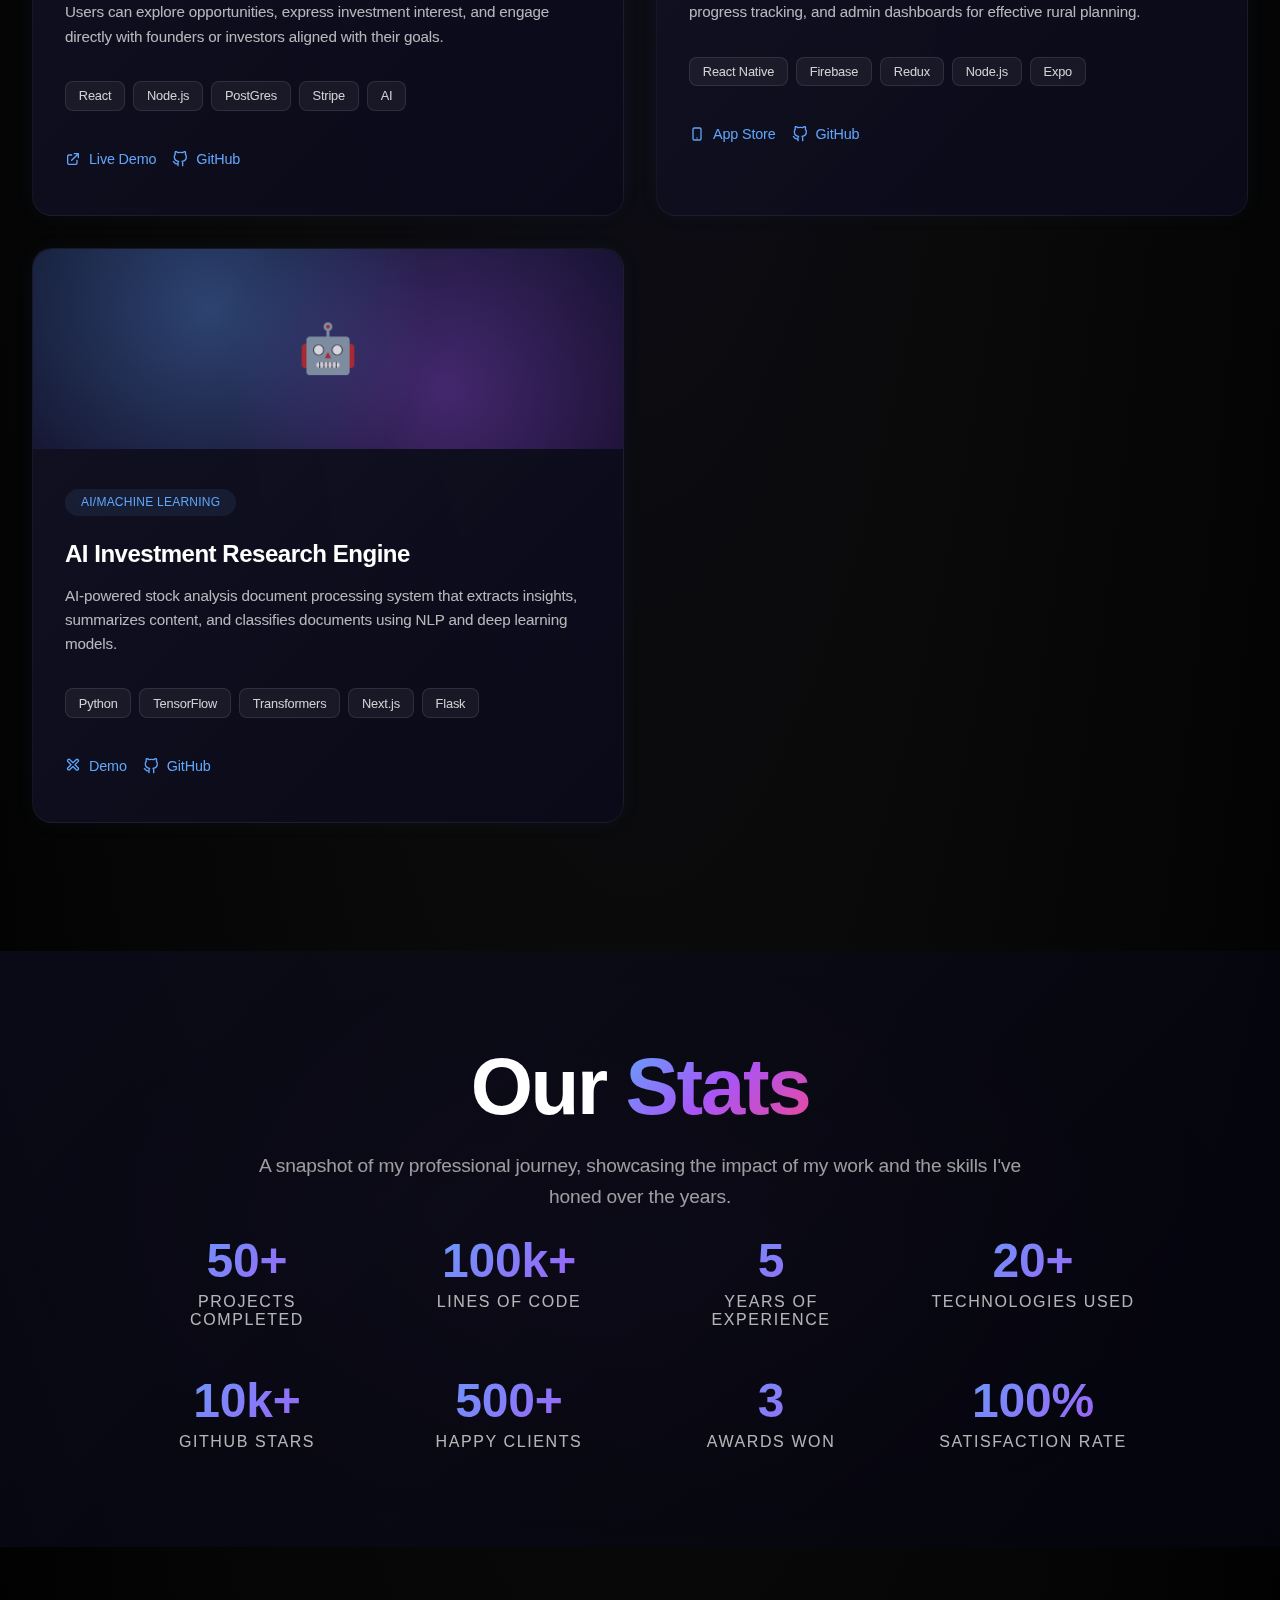
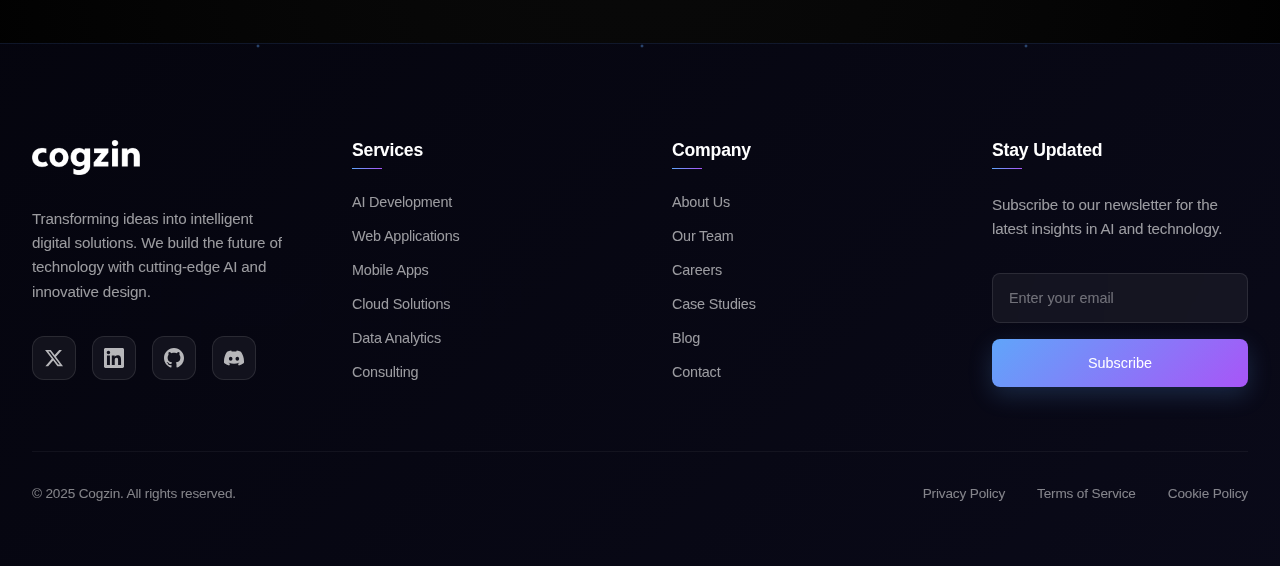
<file: portfolio.html>
<!DOCTYPE html>
<html lang="en">
<head>
    <meta charset="UTF-8">
    <meta name="viewport" content="width=device-width, initial-scale=1.0">
    <title>Portfolio - Our Work</title>
    <link rel="stylesheet" href="./assets/css/portfolio.css">
</head>
<body>
    <!-- Background Elements -->
    <div class="bg-grid"></div>
    <div class="circuit-lines">
        <div class="circuit-line" style="top: 20%; animation-delay: 0s;"></div>
        <div class="circuit-line" style="top: 40%; animation-delay: 2s;"></div>
        <div class="circuit-line" style="top: 60%; animation-delay: 4s;"></div>
        <div class="circuit-line vertical" style="left: 25%; animation-delay: 1s;"></div>
        <div class="circuit-line vertical" style="left: 75%; animation-delay: 3s;"></div>
    </div>

    <!-- Navigation -->
    <nav class="navbar">
        <div class="nav-container">
            <a href="./index.html" class="logo"><img src="./assets/logo.png" alt="Cogzin Logo" style="height:35px"/></a>
            <ul class="nav-links">
                <li><a href="./index.html">Home</a></li>
                <li><a href="./about.html">About</a></li>
                <li><a href="./service.html">Services</a></li>
                <li><a href="#">Portfolio</a></li>
                <li><a href="./contact.html">Contact</a></li>
            </ul>
            <button class="mobile-menu-btn">☰</button>
        </div>
    </nav>

    <!-- Page Header -->
    <header class="page-header">
        <div class="page-container">
            <div class="page-badge">
                <span>✨</span>
                Our Work
            </div>
            <h1 class="page-title">
                Featured <span class="accent">Projects</span>
            </h1>
            <p class="page-subtitle">
                A collection of my latest work showcasing innovative solutions, creative designs, and technical expertise across various domains.
            </p>
        </div>
    </header>

    <!-- Projects Section -->
    <section class="projects-section">
        <div class="page-container">
            <!-- Filter Buttons -->
            <!-- <div class="projects-filter">
                <button class="filter-btn active" data-filter="all">All Projects</button>
                <button class="filter-btn" data-filter="web">Web Development</button>
                <button class="filter-btn" data-filter="mobile">Mobile Apps</button>
                <button class="filter-btn" data-filter="ai">AI/ML</button>
                <button class="filter-btn" data-filter="design">Design</button>
            </div> -->

            <!-- Projects Grid -->
            <div class="projects-grid">
                <!-- Project 1 -->
                <div class="project-card" data-category="web">
                    <div class="project-image">
                        <div class="project-icon">🌐</div>
                    </div>
                    <div class="project-content">
                        <span class="project-category">Web Development</span>
                        <h3 class="project-title">Mukti Fresh</h3>
                        <p class="project-description">
                            A modern, hyperlocal e-commerce platform delivering farm-fresh vegetables and quality meat across Kolkata. With real-time inventory updates, on-time delivery, exclusive discount coupons, and a focus on freshness, Mukti Fresh ensures a seamless shopping experience for your daily essentials.
                        </p>
                        <div class="project-tech">
                            <span class="tech-tag">React</span>
                            <span class="tech-tag">Node.js</span>
                            <span class="tech-tag">MySQL</span>
                            <span class="tech-tag">Stripe</span>
                            <!-- <span class="tech-tag">GCP</span> -->
                        </div>
                        <div class="project-links">
                            <a href="#" class="project-link">
                                <svg fill="none" stroke="currentColor" viewBox="0 0 24 24">
                                    <path stroke-linecap="round" stroke-linejoin="round" stroke-width="2" d="M10 6H6a2 2 0 00-2 2v10a2 2 0 002 2h10a2 2 0 002-2v-4M14 4h6m0 0v6m0-6L10 14"/>
                                </svg>
                                Live Demo
                            </a>
                            <a href="#" class="project-link">
                                <svg fill="none" stroke="currentColor" viewBox="0 0 24 24">
                                    <path stroke-linecap="round" stroke-linejoin="round" stroke-width="2" d="M9 19c-5 1.5-5-2.5-7-3m14 6v-3.87a3.37 3.37 0 0 0-.94-2.61c3.14-.35 6.44-1.54 6.44-7A5.44 5.44 0 0 0 20 4.77 5.07 5.07 0 0 0 19.91 1S18.73.65 16 2.48a13.38 13.38 0 0 0-7 0C6.27.65 5.09 1 5.09 1A5.07 5.07 0 0 0 5 4.77a5.44 5.44 0 0 0-1.5 3.78c0 5.42 3.3 6.61 6.44 7A3.37 3.37 0 0 0 9 18.13V22"/>
                                </svg>
                                GitHub
                            </a>
                        </div>
                    </div>
                </div>
                <div class="project-card" data-category="web">
                    <div class="project-image">
                        <div class="project-icon">🌐</div>
                    </div>
                    <div class="project-content">
                        <span class="project-category">Web Development</span>
                        <h3 class="project-title">Live TuneIn</h3>
                        <p class="project-description">
                            A modern, scalable event management platform for the Indian diaspora in the USA, featuring upcoming Durga Puja celebrations with Indian singers, artist line-ups, and seamless ticket booking. Includes real-time event updates, secure payment integration, and personalized recommendations for cultural programs.
                        </p>
                        <div class="project-tech">
                            <span class="tech-tag">Php</span>
                            <span class="tech-tag">CPanel</span>
                            <span class="tech-tag">CodeIgniter</span>
                            <span class="tech-tag">MySQL</span>
                            <span class="tech-tag">Stripe</span>
                            <!-- <span class="tech-tag">GCP</span> -->
                        </div>
                        <div class="project-links">
                            <a href="#" class="project-link">
                                <svg fill="none" stroke="currentColor" viewBox="0 0 24 24">
                                    <path stroke-linecap="round" stroke-linejoin="round" stroke-width="2" d="M10 6H6a2 2 0 00-2 2v10a2 2 0 002 2h10a2 2 0 002-2v-4M14 4h6m0 0v6m0-6L10 14"/>
                                </svg>
                                Live Demo
                            </a>
                            <a href="#" class="project-link">
                                <svg fill="none" stroke="currentColor" viewBox="0 0 24 24">
                                    <path stroke-linecap="round" stroke-linejoin="round" stroke-width="2" d="M9 19c-5 1.5-5-2.5-7-3m14 6v-3.87a3.37 3.37 0 0 0-.94-2.61c3.14-.35 6.44-1.54 6.44-7A5.44 5.44 0 0 0 20 4.77 5.07 5.07 0 0 0 19.91 1S18.73.65 16 2.48a13.38 13.38 0 0 0-7 0C6.27.65 5.09 1 5.09 1A5.07 5.07 0 0 0 5 4.77a5.44 5.44 0 0 0-1.5 3.78c0 5.42 3.3 6.61 6.44 7A3.37 3.37 0 0 0 9 18.13V22"/>
                                </svg>
                                GitHub
                            </a>
                        </div>
                    </div>
                </div>
                <div class="project-card" data-category="web">
                    <div class="project-image">
                        <div class="project-icon">🌐</div>
                    </div>
                    <div class="project-content">
                        <span class="project-category">Web Development</span>
                        <h3 class="project-title">VEECEE</h3>
                        <p class="project-description">
                            A modern, scalable networking platform designed for investors and startup founders to connect, communicate, and collaborate. The platform features real-time messaging, AI-powered chat suggestions, and intelligent startup matching. Users can explore opportunities, express investment interest, and engage directly with founders or investors aligned with their goals.
                        </p>
                        <div class="project-tech">
                            <span class="tech-tag">React</span>
                            <!-- <span class="tech-tag">GCP</span> -->
                            <span class="tech-tag">Node.js</span>
                            <span class="tech-tag">PostGres</span>
                            <span class="tech-tag">Stripe</span>
                            <span class="tech-tag">AI</span>
                        </div>
                        <div class="project-links">
                            <a href="#" class="project-link">
                                <svg fill="none" stroke="currentColor" viewBox="0 0 24 24">
                                    <path stroke-linecap="round" stroke-linejoin="round" stroke-width="2" d="M10 6H6a2 2 0 00-2 2v10a2 2 0 002 2h10a2 2 0 002-2v-4M14 4h6m0 0v6m0-6L10 14"/>
                                </svg>
                                Live Demo
                            </a>
                            <a href="#" class="project-link">
                                <svg fill="none" stroke="currentColor" viewBox="0 0 24 24">
                                    <path stroke-linecap="round" stroke-linejoin="round" stroke-width="2" d="M9 19c-5 1.5-5-2.5-7-3m14 6v-3.87a3.37 3.37 0 0 0-.94-2.61c3.14-.35 6.44-1.54 6.44-7A5.44 5.44 0 0 0 20 4.77 5.07 5.07 0 0 0 19.91 1S18.73.65 16 2.48a13.38 13.38 0 0 0-7 0C6.27.65 5.09 1 5.09 1A5.07 5.07 0 0 0 5 4.77a5.44 5.44 0 0 0-1.5 3.78c0 5.42 3.3 6.61 6.44 7A3.37 3.37 0 0 0 9 18.13V22"/>
                                </svg>
                                GitHub
                            </a>
                        </div>
                    </div>
                </div>

                <!-- Project 2 -->
                <div class="project-card" data-category="mobile">
                    <div class="project-image">
                        <div class="project-icon">📱</div>
                    </div>
                    <div class="project-content">
                        <span class="project-category">Mobile Development</span>
                        <h3 class="project-title">GPDP App</h3>
                        <p class="project-description">
                            Cross-platform mobile app for Gram Panchayat development in Sundarbans, focused on individual surveys, area mapping, and local data collection. The app includes geolocation-based area marking, household-level survey forms, progress tracking, and admin dashboards for effective rural planning.
                        </p>
                        <div class="project-tech">
                            <span class="tech-tag">React Native</span>
                            <span class="tech-tag">Firebase</span>
                            <span class="tech-tag">Redux</span>
                            <span class="tech-tag">Node.js</span>
                            <!-- <span class="tech-tag">TensorFlow</span> -->
                            <span class="tech-tag">Expo</span>
                        </div>
                        <div class="project-links">
                            <a href="#" class="project-link">
                                <svg fill="none" stroke="currentColor" viewBox="0 0 24 24">
                                    <path stroke-linecap="round" stroke-linejoin="round" stroke-width="2" d="M12 18h.01M8 21h8a2 2 0 002-2V5a2 2 0 00-2-2H8a2 2 0 00-2 2v14a2 2 0 002 2z"/>
                                </svg>
                                App Store
                            </a>
                            <a href="#" class="project-link">
                                <svg fill="none" stroke="currentColor" viewBox="0 0 24 24">
                                    <path stroke-linecap="round" stroke-linejoin="round" stroke-width="2" d="M9 19c-5 1.5-5-2.5-7-3m14 6v-3.87a3.37 3.37 0 0 0-.94-2.61c3.14-.35 6.44-1.54 6.44-7A5.44 5.44 0 0 0 20 4.77 5.07 5.07 0 0 0 19.91 1S18.73.65 16 2.48a13.38 13.38 0 0 0-7 0C6.27.65 5.09 1 5.09 1A5.07 5.07 0 0 0 5 4.77a5.44 5.44 0 0 0-1.5 3.78c0 5.42 3.3 6.61 6.44 7A3.37 3.37 0 0 0 9 18.13V22"/>
                                </svg>
                                GitHub
                            </a>
                        </div>
                    </div>
                </div>

                <!-- Project 3 -->
                <div class="project-card" data-category="ai">
                    <div class="project-image">
                        <div class="project-icon">🤖</div>
                    </div>
                    <div class="project-content">
                        <span class="project-category">AI/Machine Learning</span>
                        <h3 class="project-title">AI Investment Research Engine</h3>
                        <p class="project-description">
                            AI-powered stock analysis document processing system that extracts insights, summarizes content, and classifies documents using NLP and deep learning models.
                        </p>
                        <div class="project-tech">
                            <span class="tech-tag">Python</span>
                            <span class="tech-tag">TensorFlow</span>
                            <span class="tech-tag">Transformers</span>
                            <span class="tech-tag">Next.js</span>
                            <!-- <span class="tech-tag">GCP</span> -->
                            <span class="tech-tag">Flask</span>
                        </div>
                        <div class="project-links">
                            <a href="#" class="project-link">
                                <svg fill="none" stroke="currentColor" viewBox="0 0 24 24">
                                    <path stroke-linecap="round" stroke-linejoin="round" stroke-width="2" d="M15 10l4.553-4.553a2 2 0 00-2.828-2.828L12 7.172 7.275 2.447a2 2 0 00-2.828 2.828L9 10l-4.553 4.553a2 2 0 002.828 2.828L12 12.828l4.725 4.725a2 2 0 002.828-2.828L15 10z"/>
                                </svg>
                                Demo
                            </a>
                            <a href="#" class="project-link">
                                <svg fill="none" stroke="currentColor" viewBox="0 0 24 24">
                                    <path stroke-linecap="round" stroke-linejoin="round" stroke-width="2" d="M9 19c-5 1.5-5-2.5-7-3m14 6v-3.87a3.37 3.37 0 0 0-.94-2.61c3.14-.35 6.44-1.54 6.44-7A5.44 5.44 0 0 0 20 4.77 5.07 5.07 0 0 0 19.91 1S18.73.65 16 2.48a13.38 13.38 0 0 0-7 0C6.27.65 5.09 1 5.09 1A5.07 5.07 0 0 0 5 4.77a5.44 5.44 0 0 0-1.5 3.78c0 5.42 3.3 6.61 6.44 7A3.37 3.37 0 0 0 9 18.13V22"/>
                                </svg>
                                GitHub
                            </a>
                        </div>
                    </div>
                </div>
            </div>
        </div>
    </section>
    <!-- Stats Section -->
    <section class="stats-section">
        <div class="page-container">
            <h2 class="page-title">
                Our <span class="accent">Stats</span>
            </h2>
            <p class="page-subtitle">
                A snapshot of my professional journey, showcasing the impact of my work and the skills I've honed over the years.
            </p>
            <div class="stats-grid">
                <div class="stat-item">
                    <div class="stat-number">50+</div>
                    <div class="stat-label">Projects Completed</div>
                </div>
                <div class="stat-item">
                    <div class="stat-number">100k+</div>
                    <div class="stat-label">Lines of Code</div>
                </div>
                <div class="stat-item">
                    <div class="stat-number">5</div>
                    <div class="stat-label">Years of Experience</div>
                </div>
                <div class="stat-item">
                    <div class="stat-number">20+</div>
                    <div class="stat-label">Technologies Used</div>
                </div>
                <div class="stat-item">
                    <div class="stat-number">10k+</div>
                    <div class="stat-label  ">GitHub Stars</div>
                </div>
                <div class="stat-item">
                    <div class="stat-number">500+</div>
                    <div class="stat-label">Happy Clients</div>
                </div>
                <div class="stat-item">
                    <div class="stat-number">3</div>
                    <div class="stat-label">Awards Won</div>
                </div>
                <div class="stat-item">
                    <div class="stat-number">100%</div>
                    <div class="stat-label">Satisfaction Rate</div>
                </div>
            </div>
        </div>
    </section>
    <!-- Footer Section -->
    <footer class="footer">
        <div class="footer-glow"></div>
        <div class="footer-grid-bg"></div>
        
        <div class="footer-particles">
            <div class="particle"></div>
            <div class="particle"></div>
            <div class="particle"></div>
        </div>

        <div class="footer-container">
            <div class="footer-main">
                <!-- Brand Section -->
                <div class="footer-brand">
                    <div class="footer-logo"><img src="./assets/logo.png" alt="Cogzin Logo" style="height:35px"/></div>
                    <p class="footer-description">
                        Transforming ideas into intelligent digital solutions. We build the future of technology with cutting-edge AI and innovative design.
                    </p>
                    <div class="footer-social">
                        <a href="#" class="social-link" aria-label="Twitter">
                            <svg viewBox="0 0 24 24" fill="currentColor">
                                <path d="M18.244 2.25h3.308l-7.227 8.26 8.502 11.24H16.17l-5.214-6.817L4.99 21.75H1.68l7.73-8.835L1.254 2.25H8.08l4.713 6.231zm-1.161 17.52h1.833L7.084 4.126H5.117z"/>
                            </svg>
                        </a>
                        <a href="#" class="social-link" aria-label="LinkedIn">
                            <svg viewBox="0 0 24 24" fill="currentColor">
                                <path d="M20.447 20.452h-3.554v-5.569c0-1.328-.027-3.037-1.852-3.037-1.853 0-2.136 1.445-2.136 2.939v5.667H9.351V9h3.414v1.561h.046c.477-.9 1.637-1.85 3.37-1.85 3.601 0 4.267 2.37 4.267 5.455v6.286zM5.337 7.433c-1.144 0-2.063-.926-2.063-2.065 0-1.138.92-2.063 2.063-2.063 1.14 0 2.064.925 2.064 2.063 0 1.139-.925 2.065-2.064 2.065zm1.782 13.019H3.555V9h3.564v11.452zM22.225 0H1.771C.792 0 0 .774 0 1.729v20.542C0 23.227.792 24 1.771 24h20.451C23.2 24 24 23.227 24 22.271V1.729C24 .774 23.2 0 22.222 0h.003z"/>
                            </svg>
                        </a>
                        <a href="#" class="social-link" aria-label="GitHub">
                            <svg viewBox="0 0 24 24" fill="currentColor">
                                <path d="M12 0c-6.626 0-12 5.373-12 12 0 5.302 3.438 9.8 8.207 11.387.599.111.793-.261.793-.577v-2.234c-3.338.726-4.033-1.416-4.033-1.416-.546-1.387-1.333-1.756-1.333-1.756-1.089-.745.083-.729.083-.729 1.205.084 1.839 1.237 1.839 1.237 1.07 1.834 2.807 1.304 3.492.997.107-.775.418-1.305.762-1.604-2.665-.305-5.467-1.334-5.467-5.931 0-1.311.469-2.381 1.236-3.221-.124-.303-.535-1.524.117-3.176 0 0 1.008-.322 3.301 1.23.957-.266 1.983-.399 3.003-.404 1.02.005 2.047.138 3.006.404 2.291-1.552 3.297-1.23 3.297-1.23.653 1.653.242 2.874.118 3.176.77.84 1.235 1.911 1.235 3.221 0 4.609-2.807 5.624-5.479 5.921.43.372.823 1.102.823 2.222v3.293c0 .319.192.694.801.576 4.765-1.589 8.199-6.086 8.199-11.386 0-6.627-5.373-12-12-12z"/>
                            </svg>
                        </a>
                        <a href="#" class="social-link" aria-label="Discord">
                            <svg viewBox="0 0 24 24" fill="currentColor">
                                <path d="M20.317 4.492c-1.53-.69-3.17-1.2-4.885-1.49a.075.075 0 0 0-.079.036c-.21.369-.444.85-.608 1.23a18.566 18.566 0 0 0-5.487 0 12.36 12.36 0 0 0-.617-1.23A.077.077 0 0 0 8.562 3c-1.714.29-3.354.8-4.885 1.491a.07.07 0 0 0-.032.027C.533 9.093-.32 13.555.099 17.961a.08.08 0 0 0 .031.055 20.03 20.03 0 0 0 5.993 2.98.078.078 0 0 0 .084-.026 13.83 13.83 0 0 0 1.226-1.963.074.074 0 0 0-.041-.104 13.201 13.201 0 0 1-1.872-.878.075.075 0 0 1-.008-.125c.126-.093.252-.19.372-.287a.075.075 0 0 1 .078-.01c3.927 1.764 8.18 1.764 12.061 0a.075.075 0 0 1 .079.009c.12.098.246.195.372.288a.075.075 0 0 1-.006.125c-.598.344-1.22.635-1.873.877a.075.075 0 0 0-.041.105c.36.687.772 1.341 1.225 1.962a.077.077 0 0 0 .084.028 19.963 19.963 0 0 0 6.002-2.981.076.076 0 0 0 .032-.054c.5-5.094-.838-9.52-3.549-13.442a.06.06 0 0 0-.031-.028zM8.02 15.278c-1.182 0-2.157-1.069-2.157-2.38 0-1.312.956-2.38 2.157-2.38 1.21 0 2.176 1.077 2.157 2.38 0 1.312-.956 2.38-2.157 2.38zm7.975 0c-1.183 0-2.157-1.069-2.157-2.38 0-1.312.955-2.38 2.157-2.38 1.21 0 2.176 1.077 2.157 2.38 0 1.312-.946 2.38-2.157 2.38z"/>
                            </svg>
                        </a>
                    </div>
                </div>

                <!-- Services Column -->
                <div class="footer-column">
                    <h3 class="footer-title">Services</h3>
                    <ul class="footer-links">
                        <li><a href="#">AI Development</a></li>
                        <li><a href="#">Web Applications</a></li>
                        <li><a href="#">Mobile Apps</a></li>
                        <li><a href="#">Cloud Solutions</a></li>
                        <li><a href="#">Data Analytics</a></li>
                        <li><a href="#">Consulting</a></li>
                    </ul>
                </div>

                <!-- Company Column -->
                <div class="footer-column">
                    <h3 class="footer-title">Company</h3>
                    <ul class="footer-links">
                        <li><a href="./about.html">About Us</a></li>
                        <li><a href="./team.html">Our Team</a></li>
                        <li><a href="#">Careers</a></li>
                        <li><a href="#">Case Studies</a></li>
                        <li><a href="#">Blog</a></li>
                        <li><a href="./contact.html">Contact</a></li>
                    </ul>
                </div>

                <!-- Newsletter Column -->
                <div class="footer-newsletter">
                    <h3 class="footer-title">Stay Updated</h3>
                    <p class="footer-description">
                        Subscribe to our newsletter for the latest insights in AI and technology.
                    </p>
                    <form class="newsletter-form">
                        <input 
                            type="email" 
                            placeholder="Enter your email" 
                            class="newsletter-input"
                            required
                        >
                        <button type="submit" class="newsletter-btn">
                            Subscribe
                        </button>
                    </form>
                </div>
            </div>

            <!-- Footer Bottom -->
            <div class="footer-bottom">
                <div class="footer-copyright">
                    © 2025 Cogzin. All rights reserved.
                </div>
                <ul class="footer-legal">
                    <li><a href="#">Privacy Policy</a></li>
                    <li><a href="#">Terms of Service</a></li>
                    <li><a href="#">Cookie Policy</a></li>
                </ul>
            </div>
        </div>
    </footer>
    <!-- Floating Glow Particles -->
    <div class="floating-glow-container"></div>
        <script src="./assets/js/script.js"></script>
    <script>
        // JavaScript for filter functionality
        document.querySelectorAll('.filter-btn').forEach(button => {
            button.addEventListener('click', () => {
                const filter = button.getAttribute('data-filter');
                document.querySelectorAll('.project-card').forEach(card => {
                    if (filter === 'all' || card.getAttribute('data-category') === filter) {
                        card.style.display = 'block';
                    } else {
                        card.style.display = 'none';
                    }
                });
                document.querySelectorAll('.filter-btn').forEach(btn => btn.classList.remove('active'));
                button.classList.add('active');
            });
        });
        // JavaScript for active link highlighting
        document.querySelectorAll('.nav-links a').forEach(link => {
            link.addEventListener('click', () => {
                document.querySelectorAll('.nav-links a').forEach(l => l.classList.remove('active'));
                link.classList.add('active');
            });
        });
        // Floating glow particles
        const glowContainer = document.querySelector('.floating-glow-container');
        for (let i = 0; i < 10; i++) {
            const particle = document.createElement('div');
            particle.classList.add('glow-particle');
            particle.style.top = `${Math.random() * 100}%`;
            particle.style.left = `${Math.random() * 100}%`;
            particle.style.animationDuration = `${Math.random() * 5 + 7}s`;
            glowContainer.appendChild(particle);
        }
    </script>
</body>
</html>
</file>
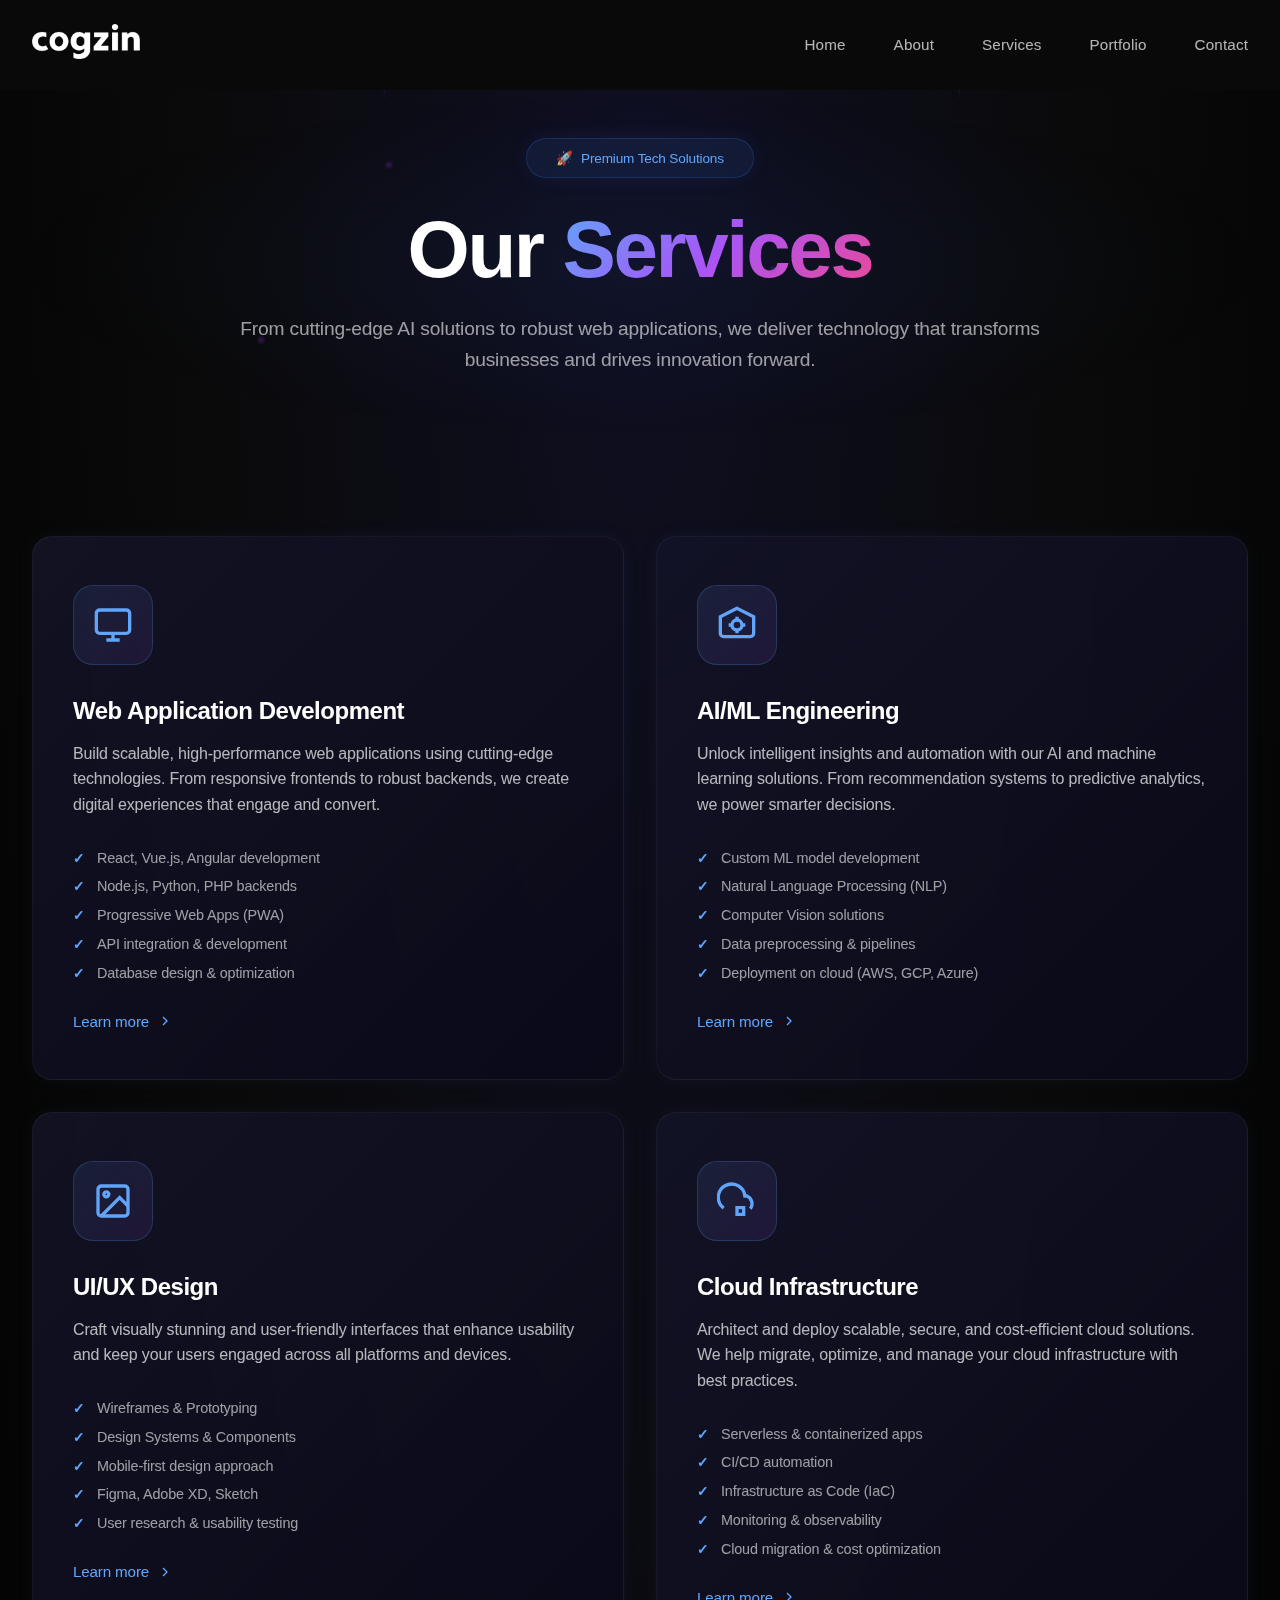
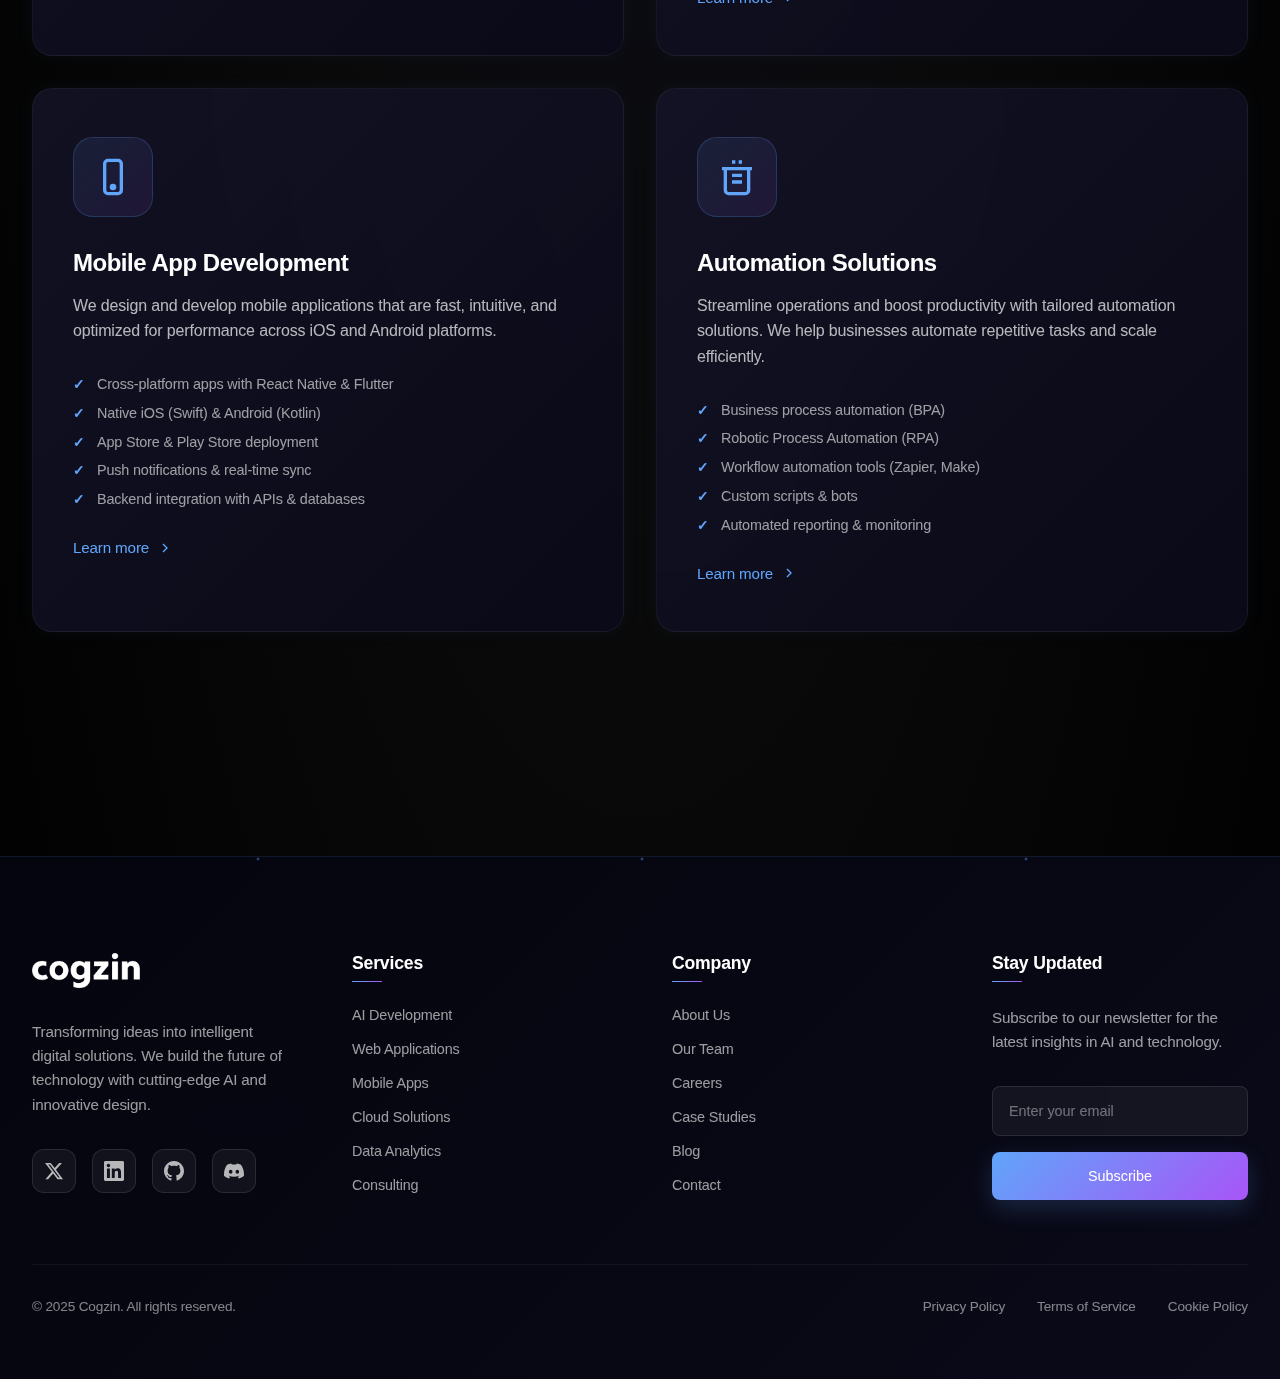
<file: service.html>
<!DOCTYPE html>
<html lang="en">
<head>
    <meta charset="UTF-8">
    <meta name="viewport" content="width=device-width, initial-scale=1.0">
    <title>Our Services - Cogzin</title>
    <link rel="stylesheet" href="./assets/css/service.css">
</head>
<body>
    <div class="bg-grid"></div>
    
    <div class="circuit-lines">
        <div class="circuit-line" style="top: 20%; animation-delay: 0s;"></div>
        <div class="circuit-line" style="top: 40%; animation-delay: 2s;"></div>
        <div class="circuit-line" style="top: 60%; animation-delay: 4s;"></div>
        <div class="circuit-line vertical" style="left: 30%; animation-delay: 1s;"></div>
        <div class="circuit-line vertical" style="right: 25%; animation-delay: 3s;"></div>
    </div>

    <nav class="navbar">
        <div class="nav-container">
            <a href="./index.html" class="logo"><img src="./assets/logo.png" alt="Cogzin Logo" style="height:35px"/></a>
            <ul class="nav-links">
                <li><a href="./index.html">Home</a></li>
                <li><a href="./about.html">About</a></li>
                <li><a href="#">Services</a></li>
                <li><a href="./portfolio.html">Portfolio</a></li>
                <li><a href="./contact.html">Contact</a></li>
            </ul>
            <button class="mobile-menu-btn">☰</button>
        </div>
    </nav>

    <header class="page-header">
        <div class="floating-glow-container">
            <div class="glow-particle"></div>
            <div class="glow-particle"></div>
            <div class="glow-particle"></div>
        </div>
        
        <div class="page-container">
            <div class="page-badge">
                <span>🚀</span>
                Premium Tech Solutions
            </div>
            <h1 class="page-title">
                Our <span class="accent">Services</span>
            </h1>
            <p class="page-subtitle">
                From cutting-edge AI solutions to robust web applications, we deliver technology that transforms businesses and drives innovation forward.
            </p>
        </div>
    </header>

    <section class="services-section">
        <div class="page-container">
            <div class="services-grid">
                <!-- Web Application Development -->
                <div class="service-card">
                    <div class="service-icon">
                        <svg viewBox="0 0 24 24" fill="none" stroke="currentColor" stroke-width="2">
                            <rect x="2" y="3" width="20" height="14" rx="2" ry="2"/>
                            <line x1="8" y1="21" x2="16" y2="21"/>
                            <line x1="12" y1="17" x2="12" y2="21"/>
                        </svg>
                    </div>
                    <h3 class="service-title">Web Application Development</h3>
                    <p class="service-description">
                        Build scalable, high-performance web applications using cutting-edge technologies. From responsive frontends to robust backends, we create digital experiences that engage and convert.
                    </p>
                    <ul class="service-features">
                        <li>React, Vue.js, Angular development</li>
                        <li>Node.js, Python, PHP backends</li>
                        <li>Progressive Web Apps (PWA)</li>
                        <li>API integration & development</li>
                        <li>Database design & optimization</li>
                    </ul>
                    <a href="#" class="service-cta">
                        Learn more
                        <svg viewBox="0 0 24 24" fill="none" stroke="currentColor" stroke-width="2">
                            <path d="m9 18 6-6-6-6"/>
                        </svg>
                    </a>
                </div>

                <!-- AI/ML Engineering -->
                <div class="service-card">
                    <div class="service-icon">
                        <svg viewBox="0 0 24 24" fill="none" stroke="currentColor" stroke-width="2">
                            <path d="M12 2L2 7v10c0 1.1.9 2 2 2h16c1.1 0 2-.9 2-2V7l-10-5z"/>
                            <circle cx="12" cy="12" r="3"/>
                            <path d="M12 15v2m0-10v2m-3 3H7m10 0h-2"/>
                        </svg>
                    </div>
                    <h3 class="service-title">AI/ML Engineering</h3>
                    <p class="service-description">
                        Unlock intelligent insights and automation with our AI and machine learning solutions. From recommendation systems to predictive analytics, we power smarter decisions.
                    </p>
                    <ul class="service-features">
                        <li>Custom ML model development</li>
                        <li>Natural Language Processing (NLP)</li>
                        <li>Computer Vision solutions</li>
                        <li>Data preprocessing & pipelines</li>
                        <li>Deployment on cloud (AWS, GCP, Azure)</li>
                    </ul>
                    <a href="#" class="service-cta">
                        Learn more
                        <svg viewBox="0 0 24 24" fill="none" stroke="currentColor" stroke-width="2">
                            <path d="M9 18l6-6-6-6"/>
                        </svg>
                    </a>
                </div>

                <!-- UI/UX Design -->
                <div class="service-card">
                    <div class="service-icon">
                        <svg viewBox="0 0 24 24" fill="none" stroke="currentColor" stroke-width="2">
                            <rect x="3" y="3" width="18" height="18" rx="2" ry="2"/>
                            <circle cx="8" cy="8" r="1.5"/>
                            <path d="M21 15l-5-5L5 21"/>
                        </svg>
                    </div>
                    <h3 class="service-title">UI/UX Design</h3>
                    <p class="service-description">
                        Craft visually stunning and user-friendly interfaces that enhance usability and keep your users engaged across all platforms and devices.
                    </p>
                    <ul class="service-features">
                        <li>Wireframes & Prototyping</li>
                        <li>Design Systems & Components</li>
                        <li>Mobile-first design approach</li>
                        <li>Figma, Adobe XD, Sketch</li>
                        <li>User research & usability testing</li>
                    </ul>
                    <a href="#" class="service-cta">
                        Learn more
                        <svg viewBox="0 0 24 24" fill="none" stroke="currentColor" stroke-width="2">
                            <path d="M9 18l6-6-6-6"/>
                        </svg>
                    </a>
                </div>

                <!-- Cloud Infrastructure -->
                <div class="service-card">
                    <div class="service-icon">
                        <svg viewBox="0 0 24 24" fill="none" stroke="currentColor" stroke-width="2">
                            <path d="M20 16.58A5 5 0 0 0 18 9h-1.26A8 8 0 1 0 4 16.25"/>
                            <path d="M16 16h-4v4h4z"/>
                        </svg>
                    </div>
                    <h3 class="service-title">Cloud Infrastructure</h3>
                    <p class="service-description">
                        Architect and deploy scalable, secure, and cost-efficient cloud solutions. We help migrate, optimize, and manage your cloud infrastructure with best practices.
                    </p>
                    <ul class="service-features">
                        <li>Serverless & containerized apps</li>
                        <li>CI/CD automation</li>
                        <li>Infrastructure as Code (IaC)</li>
                        <li>Monitoring & observability</li>
                        <li>Cloud migration & cost optimization</li>
                    </ul>
                    <a href="#" class="service-cta">
                        Learn more
                        <svg viewBox="0 0 24 24" fill="none" stroke="currentColor" stroke-width="2">
                            <path d="M9 18l6-6-6-6"/>
                        </svg>
                    </a>
                </div>

                <!-- Mobile App Development -->
                <div class="service-card">
                    <div class="service-icon">
                        <svg viewBox="0 0 24 24" fill="none" stroke="currentColor" stroke-width="2">
                            <rect x="7" y="2" width="10" height="20" rx="2" ry="2"/>
                            <circle cx="12" cy="18" r="1"/>
                        </svg>
                    </div>
                    <h3 class="service-title">Mobile App Development</h3>
                    <p class="service-description">
                        We design and develop mobile applications that are fast, intuitive, and optimized for performance across iOS and Android platforms.
                    </p>
                    <ul class="service-features">
                        <li>Cross-platform apps with React Native & Flutter</li>
                        <li>Native iOS (Swift) & Android (Kotlin)</li>
                        <li>App Store & Play Store deployment</li>
                        <li>Push notifications & real-time sync</li>
                        <li>Backend integration with APIs & databases</li>
                    </ul>
                    <a href="#" class="service-cta">
                        Learn more
                        <svg viewBox="0 0 24 24" fill="none" stroke="currentColor" stroke-width="2">
                            <path d="M9 18l6-6-6-6"/>
                        </svg>
                    </a>
                </div>

                <!-- Automation Solutions -->
                <div class="service-card">
                    <div class="service-icon">
                        <svg viewBox="0 0 24 24" fill="none" stroke="currentColor" stroke-width="2">
                            <path d="M10 2v2M14 2v2M3 7h18M5 7v13a2 2 0 0 0 2 2h10a2 2 0 0 0 2-2V7M9 11h6M9 15h6"/>
                        </svg>
                    </div>
                    <h3 class="service-title">Automation Solutions</h3>
                    <p class="service-description">
                        Streamline operations and boost productivity with tailored automation solutions. We help businesses automate repetitive tasks and scale efficiently.
                    </p>
                    <ul class="service-features">
                        <li>Business process automation (BPA)</li>
                        <li>Robotic Process Automation (RPA)</li>
                        <li>Workflow automation tools (Zapier, Make)</li>
                        <li>Custom scripts & bots</li>
                        <li>Automated reporting & monitoring</li>
                    </ul>
                    <a href="#" class="service-cta">
                        Learn more
                        <svg viewBox="0 0 24 24" fill="none" stroke="currentColor" stroke-width="2">
                            <path d="M9 18l6-6-6-6"/>
                        </svg>
                    </a>
                </div>

            </div>
        </div>
    </section>
    <!-- Footer Section -->
    <footer class="footer">
        <div class="footer-glow"></div>
        <div class="footer-grid-bg"></div>
        
        <div class="footer-particles">
            <div class="particle"></div>
            <div class="particle"></div>
            <div class="particle"></div>
        </div>

        <div class="footer-container">
            <div class="footer-main">
                <!-- Brand Section -->
                <div class="footer-brand">
                    <div class="footer-logo"><img src="./assets/logo.png" alt="Cogzin Logo" style="height:35px"/></div>
                    <p class="footer-description">
                        Transforming ideas into intelligent digital solutions. We build the future of technology with cutting-edge AI and innovative design.
                    </p>
                    <div class="footer-social">
                        <a href="#" class="social-link" aria-label="Twitter">
                            <svg viewBox="0 0 24 24" fill="currentColor">
                                <path d="M18.244 2.25h3.308l-7.227 8.26 8.502 11.24H16.17l-5.214-6.817L4.99 21.75H1.68l7.73-8.835L1.254 2.25H8.08l4.713 6.231zm-1.161 17.52h1.833L7.084 4.126H5.117z"/>
                            </svg>
                        </a>
                        <a href="#" class="social-link" aria-label="LinkedIn">
                            <svg viewBox="0 0 24 24" fill="currentColor">
                                <path d="M20.447 20.452h-3.554v-5.569c0-1.328-.027-3.037-1.852-3.037-1.853 0-2.136 1.445-2.136 2.939v5.667H9.351V9h3.414v1.561h.046c.477-.9 1.637-1.85 3.37-1.85 3.601 0 4.267 2.37 4.267 5.455v6.286zM5.337 7.433c-1.144 0-2.063-.926-2.063-2.065 0-1.138.92-2.063 2.063-2.063 1.14 0 2.064.925 2.064 2.063 0 1.139-.925 2.065-2.064 2.065zm1.782 13.019H3.555V9h3.564v11.452zM22.225 0H1.771C.792 0 0 .774 0 1.729v20.542C0 23.227.792 24 1.771 24h20.451C23.2 24 24 23.227 24 22.271V1.729C24 .774 23.2 0 22.222 0h.003z"/>
                            </svg>
                        </a>
                        <a href="#" class="social-link" aria-label="GitHub">
                            <svg viewBox="0 0 24 24" fill="currentColor">
                                <path d="M12 0c-6.626 0-12 5.373-12 12 0 5.302 3.438 9.8 8.207 11.387.599.111.793-.261.793-.577v-2.234c-3.338.726-4.033-1.416-4.033-1.416-.546-1.387-1.333-1.756-1.333-1.756-1.089-.745.083-.729.083-.729 1.205.084 1.839 1.237 1.839 1.237 1.07 1.834 2.807 1.304 3.492.997.107-.775.418-1.305.762-1.604-2.665-.305-5.467-1.334-5.467-5.931 0-1.311.469-2.381 1.236-3.221-.124-.303-.535-1.524.117-3.176 0 0 1.008-.322 3.301 1.23.957-.266 1.983-.399 3.003-.404 1.02.005 2.047.138 3.006.404 2.291-1.552 3.297-1.23 3.297-1.23.653 1.653.242 2.874.118 3.176.77.84 1.235 1.911 1.235 3.221 0 4.609-2.807 5.624-5.479 5.921.43.372.823 1.102.823 2.222v3.293c0 .319.192.694.801.576 4.765-1.589 8.199-6.086 8.199-11.386 0-6.627-5.373-12-12-12z"/>
                            </svg>
                        </a>
                        <a href="#" class="social-link" aria-label="Discord">
                            <svg viewBox="0 0 24 24" fill="currentColor">
                                <path d="M20.317 4.492c-1.53-.69-3.17-1.2-4.885-1.49a.075.075 0 0 0-.079.036c-.21.369-.444.85-.608 1.23a18.566 18.566 0 0 0-5.487 0 12.36 12.36 0 0 0-.617-1.23A.077.077 0 0 0 8.562 3c-1.714.29-3.354.8-4.885 1.491a.07.07 0 0 0-.032.027C.533 9.093-.32 13.555.099 17.961a.08.08 0 0 0 .031.055 20.03 20.03 0 0 0 5.993 2.98.078.078 0 0 0 .084-.026 13.83 13.83 0 0 0 1.226-1.963.074.074 0 0 0-.041-.104 13.201 13.201 0 0 1-1.872-.878.075.075 0 0 1-.008-.125c.126-.093.252-.19.372-.287a.075.075 0 0 1 .078-.01c3.927 1.764 8.18 1.764 12.061 0a.075.075 0 0 1 .079.009c.12.098.246.195.372.288a.075.075 0 0 1-.006.125c-.598.344-1.22.635-1.873.877a.075.075 0 0 0-.041.105c.36.687.772 1.341 1.225 1.962a.077.077 0 0 0 .084.028 19.963 19.963 0 0 0 6.002-2.981.076.076 0 0 0 .032-.054c.5-5.094-.838-9.52-3.549-13.442a.06.06 0 0 0-.031-.028zM8.02 15.278c-1.182 0-2.157-1.069-2.157-2.38 0-1.312.956-2.38 2.157-2.38 1.21 0 2.176 1.077 2.157 2.38 0 1.312-.956 2.38-2.157 2.38zm7.975 0c-1.183 0-2.157-1.069-2.157-2.38 0-1.312.955-2.38 2.157-2.38 1.21 0 2.176 1.077 2.157 2.38 0 1.312-.946 2.38-2.157 2.38z"/>
                            </svg>
                        </a>
                    </div>
                </div>

                <!-- Services Column -->
                <div class="footer-column">
                    <h3 class="footer-title">Services</h3>
                    <ul class="footer-links">
                        <li><a href="#">AI Development</a></li>
                        <li><a href="#">Web Applications</a></li>
                        <li><a href="#">Mobile Apps</a></li>
                        <li><a href="#">Cloud Solutions</a></li>
                        <li><a href="#">Data Analytics</a></li>
                        <li><a href="#">Consulting</a></li>
                    </ul>
                </div>

                <!-- Company Column -->
                <div class="footer-column">
                    <h3 class="footer-title">Company</h3>
                    <ul class="footer-links">
                        <li><a href="./about.html">About Us</a></li>
                        <li><a href="./team.html">Our Team</a></li>
                        <li><a href="#">Careers</a></li>
                        <li><a href="#">Case Studies</a></li>
                        <li><a href="#">Blog</a></li>
                        <li><a href="./contact.html">Contact</a></li>
                    </ul>
                </div>

                <!-- Newsletter Column -->
                <div class="footer-newsletter">
                    <h3 class="footer-title">Stay Updated</h3>
                    <p class="footer-description">
                        Subscribe to our newsletter for the latest insights in AI and technology.
                    </p>
                    <form class="newsletter-form">
                        <input 
                            type="email" 
                            placeholder="Enter your email" 
                            class="newsletter-input"
                            required
                        >
                        <button type="submit" class="newsletter-btn">
                            Subscribe
                        </button>
                    </form>
                </div>
            </div>

            <!-- Footer Bottom -->
            <div class="footer-bottom">
                <div class="footer-copyright">
                    © 2025 Cogzin. All rights reserved.
                </div>
                <ul class="footer-legal">
                    <li><a href="#">Privacy Policy</a></li>
                    <li><a href="#">Terms of Service</a></li>
                    <li><a href="#">Cookie Policy</a></li>
                </ul>
            </div>
        </div>
    </footer>
    <script src="./assets/js/script.js"></script>
    </body>
    </html>
</file>
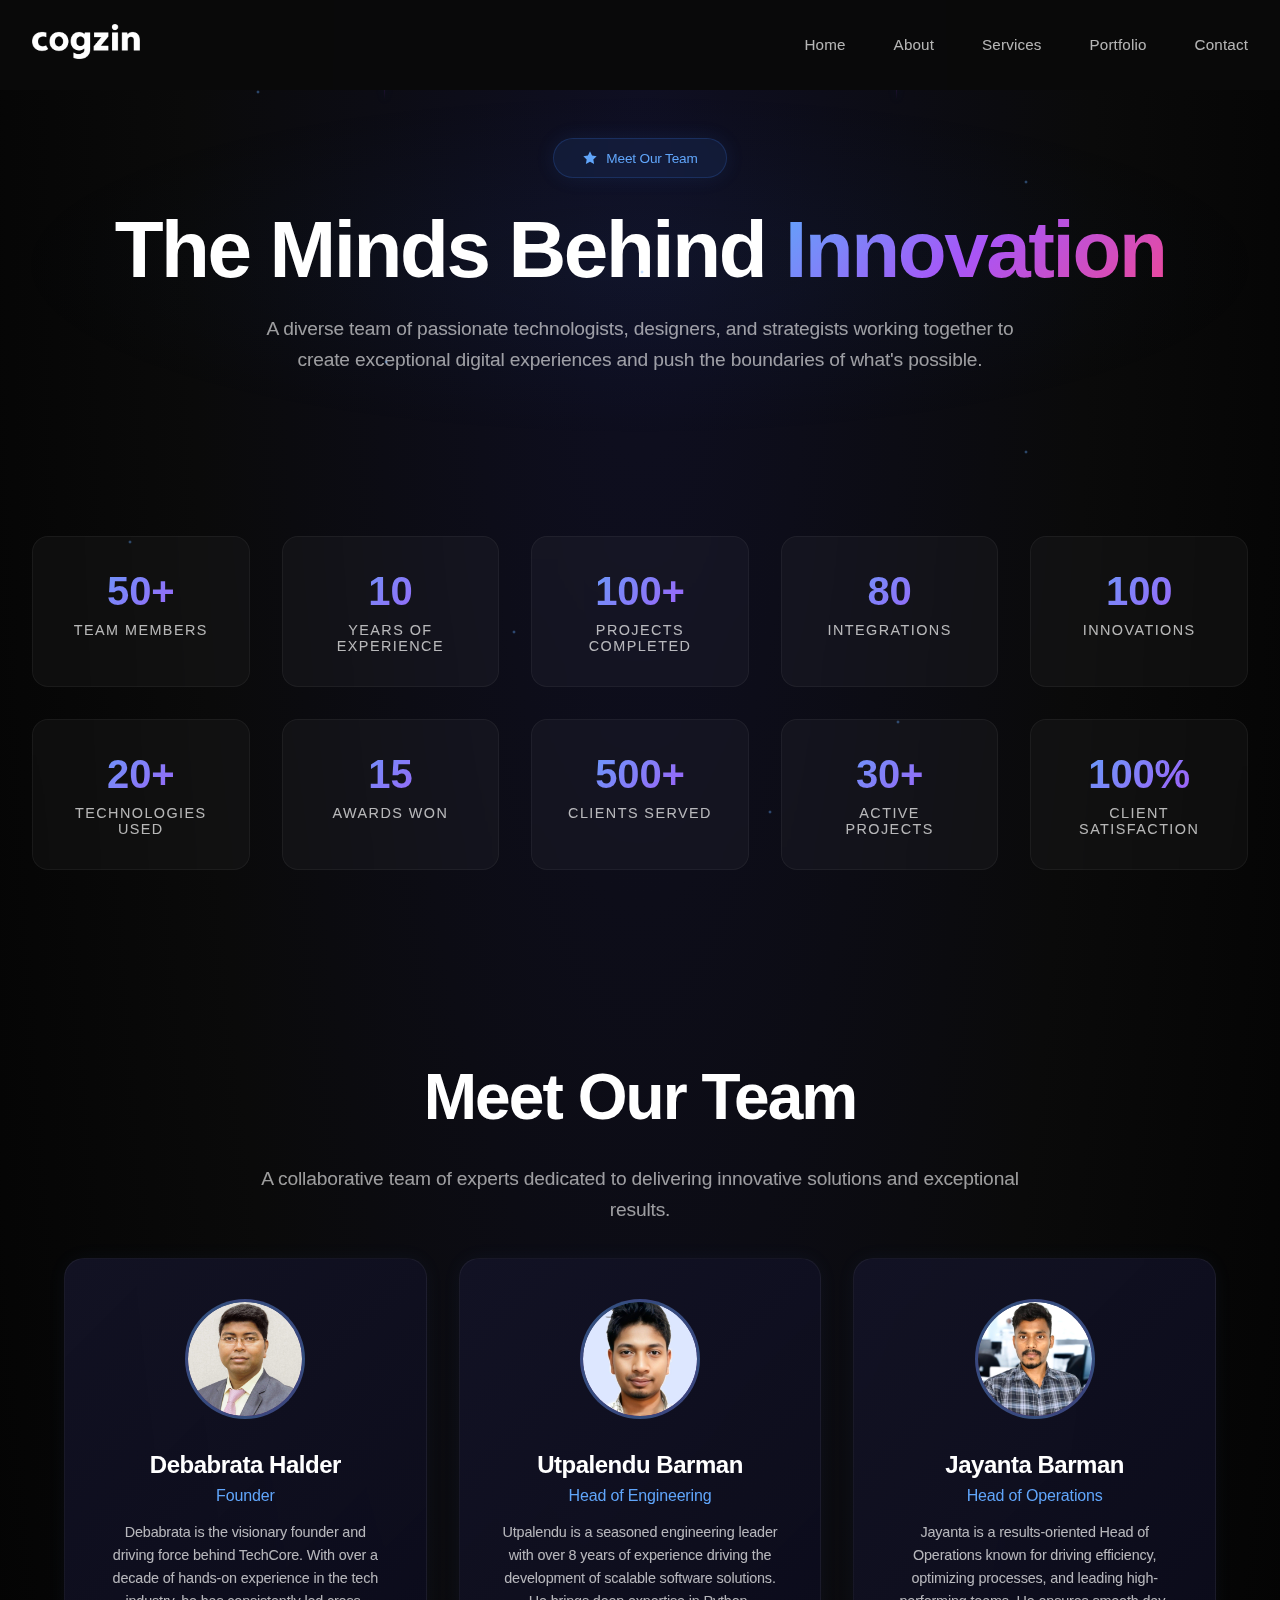
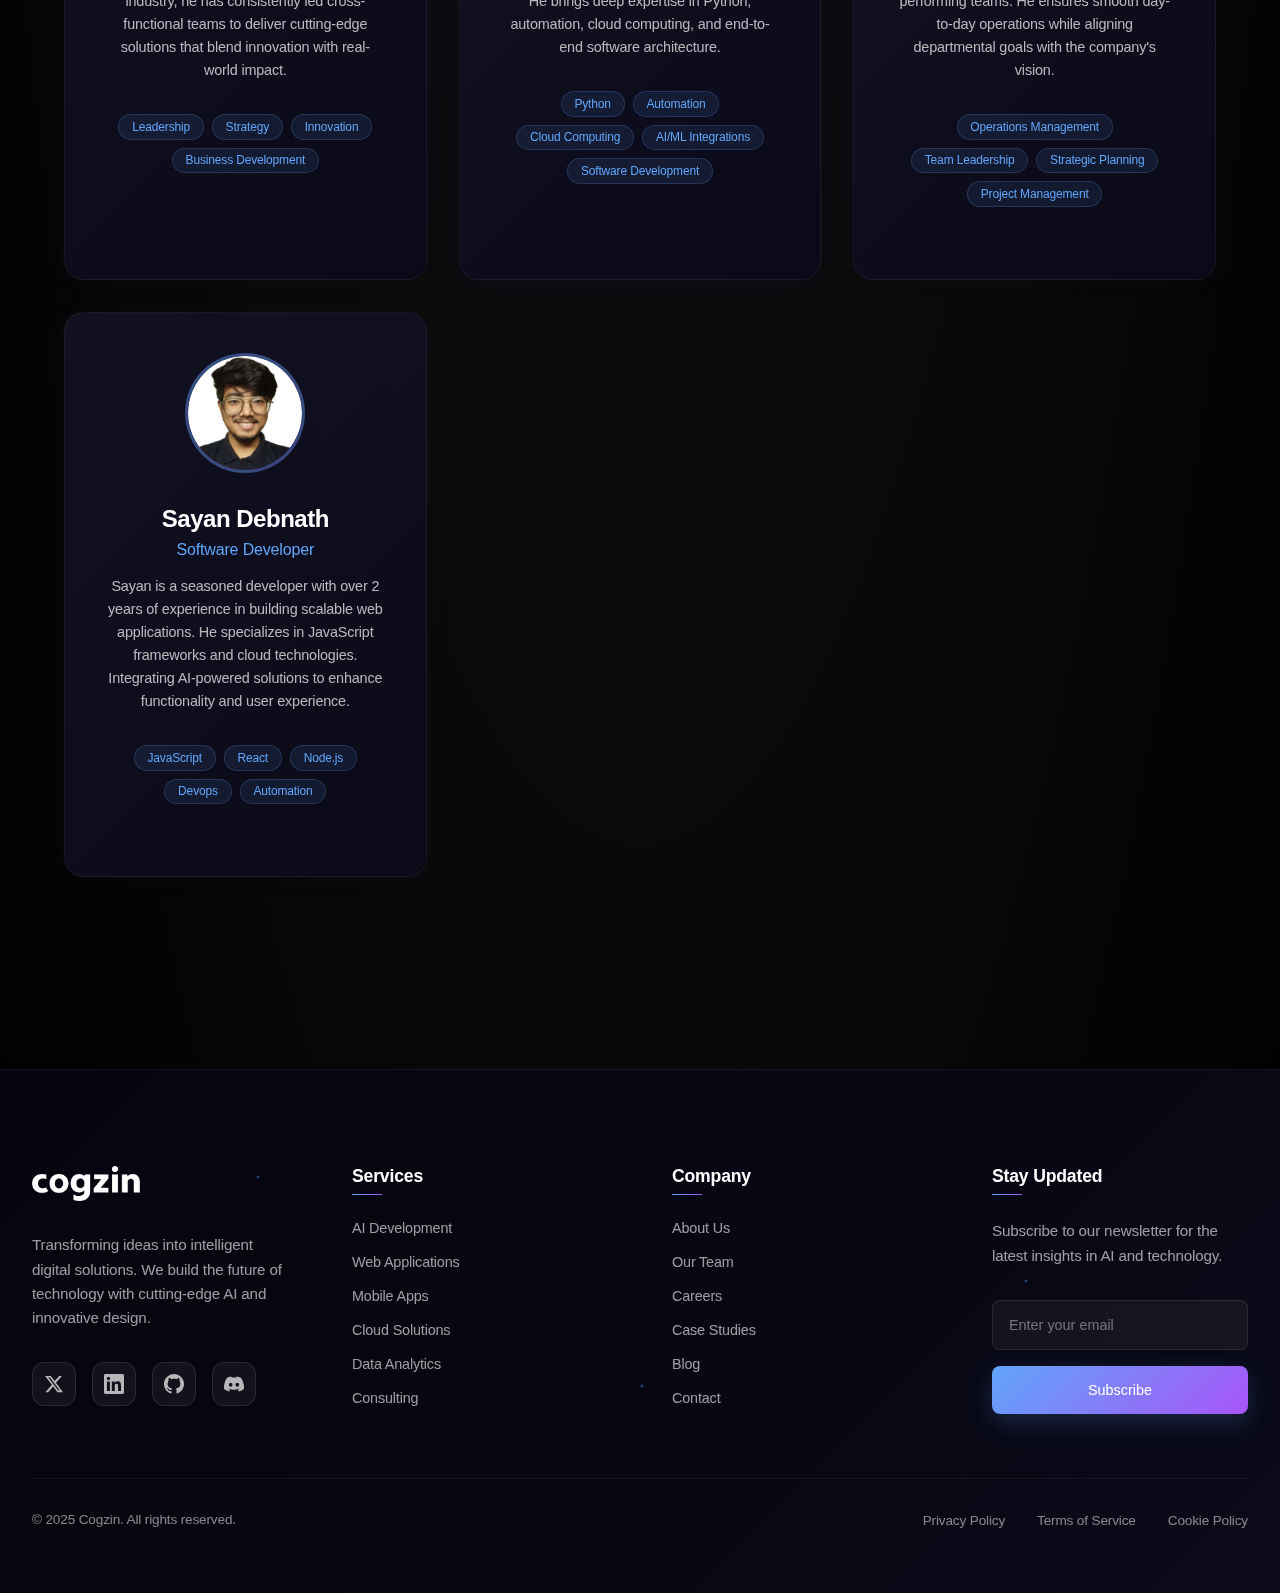
<file: team.html>
<!DOCTYPE html>
<html lang="en">
<head>
    <meta charset="UTF-8">
    <meta name="viewport" content="width=device-width, initial-scale=1.0">
    <title>Our Team - TechCore</title>
    <link rel="stylesheet" href="./assets/css/team.css">
</head>
<body>
    <!-- Background elements -->
    <div class="bg-grid"></div>
    <div class="circuit-lines">
        <div class="circuit-line" style="top: 20%; animation-delay: 0s;"></div>
        <div class="circuit-line" style="top: 40%; animation-delay: 2s;"></div>
        <div class="circuit-line" style="top: 60%; animation-delay: 4s;"></div>
        <div class="circuit-line" style="top: 80%; animation-delay: 6s;"></div>
        <div class="circuit-line vertical" style="left: 30%; animation-delay: 1s;"></div>
        <div class="circuit-line vertical" style="left: 70%; animation-delay: 3s;"></div>
    </div>

    <!-- Navigation -->
    <nav class="navbar">
        <div class="nav-container">
            <a href="./index.html" class="logo"><img src="./assets/logo.png" alt="Cogzin Logo" style="height:35px"/></a>
            <ul class="nav-links">
                <li><a href="./index.html">Home</a></li>
                <li><a href="./about.html">About</a></li>
                <!-- <li><a href="#" class="active">Team</a></li> -->
                <li><a href="./service.html">Services</a></li>
                <li><a href="./portfolio.html">Portfolio</a></li>
                <li><a href="./contact.html">Contact</a></li>
            </ul>
            <button class="mobile-menu-btn">☰</button>
        </div>
    </nav>

    <!-- Page Header -->
    <header class="page-header">
        <div class="page-container">
            <div class="page-badge">
                <svg width="16" height="16" viewBox="0 0 24 24" fill="currentColor">
                    <path d="M12 2l3.09 6.26L22 9.27l-5 4.87 1.18 6.88L12 17.77l-6.18 3.25L7 14.14 2 9.27l6.91-1.01L12 2z"/>
                </svg>
                Meet Our Team
            </div>
            <h1 class="page-title">The Minds Behind <span class="accent">Innovation</span></h1>
            <p class="page-subtitle">
                A diverse team of passionate technologists, designers, and strategists working together to create exceptional digital experiences and push the boundaries of what's possible.
            </p>
        </div>
    </header>
    <!-- Team Stats -->
    <section class="team-stats">
        <div class="stat-card">
            <div class="stat-number">50+</div>
            <div class="stat-label">Team Members</div>
        </div>
        <div class="stat-card">
            <div class="stat-number">10</div>
            <div class="stat-label">Years of Experience</div>
        </div>
        <div class="stat-card">
            <div class="stat-number">100+</div>
            <div class="stat-label">Projects Completed</div>
        </div>
        <div class="stat-card">
            <div class="stat-number">80</div>
            <div class="stat-label">Integrations</div>
        </div>
        <div class="stat-card">
            <div class="stat-number">100</div>
            <div class="stat-label">Innovations</div>
        </div>
        <div class="stat-card">
            <div class="stat-number">20+</div>
            <div class="stat-label">Technologies Used</div>
        </div>
        <div class="stat-card">
            <div class="stat-number">15</div>
            <div class="stat-label">Awards Won</div>
        </div>
        <div class="stat-card">
            <div class="stat-number">500+</div>
            <div class="stat-label">Clients Served</div>
        </div>
        <div class="stat-card">
            <div class="stat-number">30+</div>
            <div class="stat-label">Active Projects</div>
        </div>
        <div class="stat-card">
            <div class="stat-number">100%</div>
            <div class="stat-label">Client Satisfaction</div>
        </div>
    </section>
    <!-- Team Section -->
    <section class="team-section">
        <div class="team-container">
            <h2 class="section-title">Meet Our Team</h2>
            <p class="section-subtitle">
                A collaborative team of experts dedicated to delivering innovative solutions and exceptional results.
            </p>
            <div class="team-grid">
                <!-- Team Member Card -->
                <div class="team-card">
                    <div class="team-avatar">
                        <img src="./assets/images/debabrata.jpeg" alt="Team Member">
                    </div>
                    <h3 class="team-name">Debabrata Halder</h3>
                    <p class="team-role">Founder</p>
                    <p class="team-description">
                       Debabrata is the visionary founder and driving force behind TechCore. With over a decade of hands-on experience in the tech industry, he has consistently led cross-functional teams to deliver cutting-edge solutions that blend innovation with real-world impact.
                    </p>
                    <div class="team-skills">
                        <span class="skill-tag">Leadership</span>
                        <span class="skill-tag">Strategy</span>
                        <span class="skill-tag">Innovation</span>
                        <span class="skill-tag">Business Development</span>
                    </div>
                    <!-- <div class="team-social">
                        <a href="#" class="social-link"><svg viewBox="0 0 24 24"><path d="M12 2C6.48 2 2 6.48 2 12s4.48 10 10 10 10-4.48 10-10S17.52 2 12 2zm3.5 16.5H11v-5h1.5v-1.5H11V9h1.5V7.5H11V6h4v4h-1.5v1.5H15v1.5h-1.5v5z"/></svg></a>
                        <a href="#" class="social-link"><svg viewBox="0 0 24 24"><path d="M12 2C6.48 2 2 6.48 2 12s4.48 10 10 10 10-4.48 10-10S17.52 2 12 2zm3.5 16.5H11v-5h1.5v-1.5H11V9h1.5V7.5H11V6h4v4h-1.5v1.5H15v1.5h-1.5v5z"/></svg></a>
                        <a href="#" class="social-link"><svg viewBox="0 0 24 24"><path d="M12 2C6.48 2 2 6.48 2 12s4.48 10 10 10 10-4.48 10-10S17.52 2 12 2zm3.5 16.5H11v-5h1.5v-1.5H11V9h1.5V7.5H11V6h4v4h-1.5v1.5H15v1.5h-1.5v5z"/></svg></a>
                    </div> -->
                </div>
                <div class="team-card">
                    <div class="team-avatar">
                        <img src="./assets/images/utpal.jpeg" alt="Team Member">
                    </div>
                    <h3 class="team-name">Utpalendu Barman</h3>
                    <p class="team-role">Head of Engineering</p>
                    <p class="team-description">
                        Utpalendu is a seasoned engineering leader with over 8 years of experience driving the development of scalable software solutions. He brings deep expertise in Python, automation, cloud computing, and end-to-end software architecture.
                    </p>
                    <div class="team-skills">
                        <span class="skill-tag">Python</span>
                        <span class="skill-tag">Automation</span>
                        <span class="skill-tag">Cloud Computing</span>
                        <span class="skill-tag">AI/ML Integrations</span>
                        <span class="skill-tag">Software Development</span>
                    </div>
                    <!-- <div class="team-social">
                        <a href="#" class="social-link"><svg viewBox="0 0 24 24"><path d="M12 2C6.48 2 2 6.48 2 12s4.48 10 10 10 10-4.48 10-10S17.52 2 12 2zm3.5 16.5H11v-5h1.5v-1.5H11V9h1.5V7.5H11V6h4v4h-1.5v1.5H15v1.5h-1.5v5z"/></svg></a>
                        <a href="#" class="social-link"><svg viewBox="0 0 24 24"><path d="M12 2C6.48 2 2 6.48 2 12s4.48 10 10 10 10-4.48 10-10S17.52 2 12 2zm3.5 16.5H11v-5h1.5v-1.5H11V9h1.5V7.5H11V6h4v4h-1.5v1.5H15v1.5h-1.5v5z"/></svg></a>
                        <a href="#" class="social-link"><svg viewBox="0 0 24 24"><path d="M12 2C6.48 2 2 6.48 2 12s4.48 10 10 10 10-4.48 10-10S17.52 2 12 2zm3.5 16.5H11v-5h1.5v-1.5H11V9h1.5V7.5H11V6h4v4h-1.5v1.5H15v1.5h-1.5v5z"/></svg></a>
                    </div> -->
                </div>
                <div class="team-card">
                    <div class="team-avatar">
                        <img src="./assets/images/jayanta.jpeg" alt="Team Member">
                    </div>
                    <h3 class="team-name">Jayanta Barman</h3>
                    <p class="team-role">Head of Operations</p>
                    <p class="team-description">
                        Jayanta is a results-oriented Head of Operations known for driving efficiency, optimizing processes, and leading high-performing teams. He ensures smooth day-to-day operations while aligning departmental goals with the company's vision.
                    </p>
                    <div class="team-skills">
                        <span class="skill-tag">Operations Management</span>
                        <span class="skill-tag">Team Leadership</span>
                        <span class="skill-tag">Strategic Planning</span>
                        <!-- <span class="skill-tag">Process Optimization</span> -->
                        <span class="skill-tag">Project Management</span>
                        <!-- <span class="skill-tag">Resource Allocation</span> -->
                    </div>
                    <!-- <div class="team-social">
                        <a href="#" class="social-link"><svg viewBox="0 0 24 24"><path d="M12 2C6.48 2 2 6.48 2 12s4.48 10 10 10 10-4.48 10-10S17.52 2 12 2zm3.5 16.5H11v-5h1.5v-1.5H11V9h1.5V7.5H11V6h4v4h-1.5v1.5H15v1.5h-1.5v5z"/></svg></a>
                        <a href="#" class="social-link"><svg viewBox="0 0 24 24"><path d="M12 2C6.48 2 2 6.48 2 12s4.48 10 10 10 10-4.48 10-10S17.52 2 12 2zm3.5 16.5H11v-5h1.5v-1.5H11V9h1.5V7.5H11V6h4v4h-1.5v1.5H15v1.5h-1.5v5z"/></svg></a>
                        <a href="#" class="social-link"><svg viewBox="0 0 24 24"><path d="M12 2C6.48 2 2 6.48 2 12s4.48 10 10 10 10-4.48 10-10S17.52 2 12 2zm3.5 16.5H11v-5h1.5v-1.5H11V9h1.5V7.5H11V6h4v4h-1.5v1.5H15v1.5h-1.5v5z"/></svg></a>
                    </div> -->
                </div>
                <div class="team-card">
                    <div class="team-avatar">
                        <img src="./assets/images/sayan.jpeg" alt="Team Member">
                    </div>
                    <h3 class="team-name">Sayan Debnath</h3>
                    <p class="team-role">Software Developer</p>
                    <p class="team-description">
                        Sayan is a seasoned developer with over 2 years of experience in building scalable web applications. He specializes in JavaScript frameworks and cloud technologies. Integrating AI-powered solutions to enhance functionality and user experience.
                    </p>
                    <div class="team-skills">
                        <span class="skill-tag">JavaScript</span>
                        <span class="skill-tag">React</span>
                        <span class="skill-tag">Node.js</span>
                        <span class="skill-tag">Devops</span>
                        <span class="skill-tag">Automation</span>
                    </div>
                    <!-- <div class="team-social">
                        <a href="#" class="social-link"><svg viewBox="0 0 24 24"><path d="M12 2C6.48 2 2 6.48 2 12s4.48 10 10 10 10-4.48 10-10S17.52 2 12 2zm3.5 16.5H11v-5h1.5v-1.5H11V9h1.5V7.5H11V6h4v4h-1.5v1.5H15v1.5h-1.5v5z"/></svg></a>
                        <a href="#" class="social-link"><svg viewBox="0 0 24 24"><path d="M12 2C6.48 2 2 6.48 2 12s4.48 10 10 10 10-4.48 10-10S17.52 2 12 2zm3.5 16.5H11v-5h1.5v-1.5H11V9h1.5V7.5H11V6h4v4h-1.5v1.5H15v1.5h-1.5v5z"/></svg></a>
                        <a href="#" class="social-link"><svg viewBox="0 0 24 24"><path d="M12 2C6.48 2 2 6.48 2 12s4.48 10 10 10 10-4.48 10-10S17.52 2 12 2zm3.5 16.5H11v-5h1.5v-1.5H11V9h1.5V7.5H11V6h4v4h-1.5v1.5H15v1.5h-1.5v5z"/></svg></a>
                    </div> -->
                </div>
            </div>
        </div>
    </section>
    <!-- Floating Particles -->
    <div class="team-particles">
        <div class="particle" style="top: 10%; left: 20%; animation-delay: 0s;"></div>
        <div class="particle" style="top: 30%; left: 50%; animation-delay: 2s;"></div>
        <div class="particle" style="top: 50%; left: 80%; animation-delay: 4s;"></div>
        <div class="particle" style="top: 70%; left: 40%; animation-delay: 6s;"></div>
        <div class="particle" style="top: 90%; left: 60%; animation-delay: 8s;"></div>
        <div class="particle" style="top: 20%; left: 80%; animation-delay: 10s;"></div>
        <div class="particle" style="top: 40%; left: 30%; animation-delay: 12s;"></div>
        <div class="particle" style="top: 60%; left: 10%; animation-delay: 14s;"></div>
        <div class="particle" style="top: 80%; left: 70%; animation-delay: 16s;"></div>
    </div>
        <!-- Footer Section -->
    <footer class="footer">
        <div class="footer-glow"></div>
        <div class="footer-grid-bg"></div>
        
        <div class="footer-particles">
            <div class="particle"></div>
            <div class="particle"></div>
            <div class="particle"></div>
        </div>

        <div class="footer-container">
            <div class="footer-main">
                <!-- Brand Section -->
                <div class="footer-brand">
                    <div class="footer-logo"><img src="./assets/logo.png" alt="Cogzin Logo" style="height:35px"/></div>
                    <p class="footer-description">
                        Transforming ideas into intelligent digital solutions. We build the future of technology with cutting-edge AI and innovative design.
                    </p>
                    <div class="footer-social">
                        <a href="#" class="social-link" aria-label="Twitter">
                            <svg viewBox="0 0 24 24" fill="currentColor">
                                <path d="M18.244 2.25h3.308l-7.227 8.26 8.502 11.24H16.17l-5.214-6.817L4.99 21.75H1.68l7.73-8.835L1.254 2.25H8.08l4.713 6.231zm-1.161 17.52h1.833L7.084 4.126H5.117z"/>
                            </svg>
                        </a>
                        <a href="#" class="social-link" aria-label="LinkedIn">
                            <svg viewBox="0 0 24 24" fill="currentColor">
                                <path d="M20.447 20.452h-3.554v-5.569c0-1.328-.027-3.037-1.852-3.037-1.853 0-2.136 1.445-2.136 2.939v5.667H9.351V9h3.414v1.561h.046c.477-.9 1.637-1.85 3.37-1.85 3.601 0 4.267 2.37 4.267 5.455v6.286zM5.337 7.433c-1.144 0-2.063-.926-2.063-2.065 0-1.138.92-2.063 2.063-2.063 1.14 0 2.064.925 2.064 2.063 0 1.139-.925 2.065-2.064 2.065zm1.782 13.019H3.555V9h3.564v11.452zM22.225 0H1.771C.792 0 0 .774 0 1.729v20.542C0 23.227.792 24 1.771 24h20.451C23.2 24 24 23.227 24 22.271V1.729C24 .774 23.2 0 22.222 0h.003z"/>
                            </svg>
                        </a>
                        <a href="#" class="social-link" aria-label="GitHub">
                            <svg viewBox="0 0 24 24" fill="currentColor">
                                <path d="M12 0c-6.626 0-12 5.373-12 12 0 5.302 3.438 9.8 8.207 11.387.599.111.793-.261.793-.577v-2.234c-3.338.726-4.033-1.416-4.033-1.416-.546-1.387-1.333-1.756-1.333-1.756-1.089-.745.083-.729.083-.729 1.205.084 1.839 1.237 1.839 1.237 1.07 1.834 2.807 1.304 3.492.997.107-.775.418-1.305.762-1.604-2.665-.305-5.467-1.334-5.467-5.931 0-1.311.469-2.381 1.236-3.221-.124-.303-.535-1.524.117-3.176 0 0 1.008-.322 3.301 1.23.957-.266 1.983-.399 3.003-.404 1.02.005 2.047.138 3.006.404 2.291-1.552 3.297-1.23 3.297-1.23.653 1.653.242 2.874.118 3.176.77.84 1.235 1.911 1.235 3.221 0 4.609-2.807 5.624-5.479 5.921.43.372.823 1.102.823 2.222v3.293c0 .319.192.694.801.576 4.765-1.589 8.199-6.086 8.199-11.386 0-6.627-5.373-12-12-12z"/>
                            </svg>
                        </a>
                        <a href="#" class="social-link" aria-label="Discord">
                            <svg viewBox="0 0 24 24" fill="currentColor">
                                <path d="M20.317 4.492c-1.53-.69-3.17-1.2-4.885-1.49a.075.075 0 0 0-.079.036c-.21.369-.444.85-.608 1.23a18.566 18.566 0 0 0-5.487 0 12.36 12.36 0 0 0-.617-1.23A.077.077 0 0 0 8.562 3c-1.714.29-3.354.8-4.885 1.491a.07.07 0 0 0-.032.027C.533 9.093-.32 13.555.099 17.961a.08.08 0 0 0 .031.055 20.03 20.03 0 0 0 5.993 2.98.078.078 0 0 0 .084-.026 13.83 13.83 0 0 0 1.226-1.963.074.074 0 0 0-.041-.104 13.201 13.201 0 0 1-1.872-.878.075.075 0 0 1-.008-.125c.126-.093.252-.19.372-.287a.075.075 0 0 1 .078-.01c3.927 1.764 8.18 1.764 12.061 0a.075.075 0 0 1 .079.009c.12.098.246.195.372.288a.075.075 0 0 1-.006.125c-.598.344-1.22.635-1.873.877a.075.075 0 0 0-.041.105c.36.687.772 1.341 1.225 1.962a.077.077 0 0 0 .084.028 19.963 19.963 0 0 0 6.002-2.981.076.076 0 0 0 .032-.054c.5-5.094-.838-9.52-3.549-13.442a.06.06 0 0 0-.031-.028zM8.02 15.278c-1.182 0-2.157-1.069-2.157-2.38 0-1.312.956-2.38 2.157-2.38 1.21 0 2.176 1.077 2.157 2.38 0 1.312-.956 2.38-2.157 2.38zm7.975 0c-1.183 0-2.157-1.069-2.157-2.38 0-1.312.955-2.38 2.157-2.38 1.21 0 2.176 1.077 2.157 2.38 0 1.312-.946 2.38-2.157 2.38z"/>
                            </svg>
                        </a>
                    </div>
                </div>

                <!-- Services Column -->
                <div class="footer-column">
                    <h3 class="footer-title">Services</h3>
                    <ul class="footer-links">
                        <li><a href="#">AI Development</a></li>
                        <li><a href="#">Web Applications</a></li>
                        <li><a href="#">Mobile Apps</a></li>
                        <li><a href="#">Cloud Solutions</a></li>
                        <li><a href="#">Data Analytics</a></li>
                        <li><a href="#">Consulting</a></li>
                    </ul>
                </div>

                <!-- Company Column -->
                <div class="footer-column">
                    <h3 class="footer-title">Company</h3>
                    <ul class="footer-links">
                        <li><a href="./about.html">About Us</a></li>
                        <li><a href="./team.html">Our Team</a></li>
                        <li><a href="#">Careers</a></li>
                        <li><a href="#">Case Studies</a></li>
                        <li><a href="#">Blog</a></li>
                        <li><a href="./contact.html">Contact</a></li>
                    </ul>
                </div>

                <!-- Newsletter Column -->
                <div class="footer-newsletter">
                    <h3 class="footer-title">Stay Updated</h3>
                    <p class="footer-description">
                        Subscribe to our newsletter for the latest insights in AI and technology.
                    </p>
                    <form class="newsletter-form">
                        <input 
                            type="email" 
                            placeholder="Enter your email" 
                            class="newsletter-input"
                            required
                        >
                        <button type="submit" class="newsletter-btn">
                            Subscribe
                        </button>
                    </form>
                </div>
            </div>

            <!-- Footer Bottom -->
            <div class="footer-bottom">
                <div class="footer-copyright">
                    © 2025 Cogzin. All rights reserved.
                </div>
                <ul class="footer-legal">
                    <li><a href="#">Privacy Policy</a></li>
                    <li><a href="#">Terms of Service</a></li>
                    <li><a href="#">Cookie Policy</a></li>
                </ul>
            </div>
        </div>
    </footer>
    <script src="./assets/js/script.js"></script>
    </body>
</html>
</file>
<file: assets/css/style.css>
* {
            margin: 0;
            padding: 0;
            box-sizing: border-box;
        }

        body {
            font-family: 'SF Pro Display', -apple-system, BlinkMacSystemFont, 'Inter', sans-serif;
            background: radial-gradient(ellipse at top, #0f0f23 0%, #0a0a0a 50%, #000000 100%);
            color: #ffffff;
            overflow-x: hidden;
            min-height: 100vh;
            font-weight: 300;
            letter-spacing: -0.01em;
        }

        /* Technical grid background */
        .bg-grid {
            position: fixed;
            top: 0;
            left: 0;
            width: 100%;
            height: 100%;
            z-index: -2;
            opacity: 0.03;
            background-image: 
                linear-gradient(rgba(255,255,255,0.1) 1px, transparent 1px),
                linear-gradient(90deg, rgba(255,255,255,0.1) 1px, transparent 1px);
            background-size: 50px 50px;
            animation: gridMove 20s linear infinite;
        }

        @keyframes gridMove {
            0% { transform: translate(0, 0); }
            100% { transform: translate(50px, 50px); }
        }

        /* Animated circuit lines */
        .circuit-lines {
            position: fixed;
            top: 0;
            left: 0;
            width: 100%;
            height: 100%;
            z-index: -1;
            overflow: hidden;
        }

        .circuit-line {
            position: absolute;
            background: linear-gradient(90deg, transparent, rgba(59, 130, 246, 0.4), rgba(147, 51, 234, 0.4), transparent);
            height: 1px;
            animation: circuitFlow 8s linear infinite;
            box-shadow: 0 0 10px rgba(59, 130, 246, 0.2);
        }

        .circuit-line.vertical {
            width: 1px;
            height: 100px;
            background: linear-gradient(180deg, transparent, rgba(59, 130, 246, 0.4), rgba(147, 51, 234, 0.4), transparent);
            animation: circuitFlowVertical 10s linear infinite;
            box-shadow: 0 0 10px rgba(59, 130, 246, 0.2);
        }

        @keyframes circuitFlow {
            0% { left: -200px; width: 0; }
            50% { width: 200px; }
            100% { left: 100%; width: 0; }
        }

        @keyframes circuitFlowVertical {
            0% { top: -100px; height: 0; }
            50% { height: 100px; }
            100% { top: 100%; height: 0; }
        }

        /* Navigation */
        .navbar {
            position: sticky;
            top: 0;
            width: 100%;
            padding: 1.5rem 2rem;
            background: rgba(10, 10, 10, 0.95);
            backdrop-filter: blur(40px);
            z-index: 1000;
            transition: all 0.4s cubic-bezier(0.4, 0, 0.2, 1);
        }

        .nav-container {
            max-width: 1400px;
            margin: 0 auto;
            display: flex;
            justify-content: space-between;
            align-items: center;
        }

        .logo {
            font-size: 1.75rem;
            font-weight: 700;
            background: linear-gradient(135deg, #ffffff 0%, #60a5fa 50%, #a855f7 100%);
            -webkit-background-clip: text;
            -webkit-text-fill-color: transparent;
            background-clip: text;
            text-decoration: none;
            transition: all 0.3s ease;
            letter-spacing: -0.02em;
            position: relative;
        }

        .logo::after {
            content: '';
            position: absolute;
            bottom: -2px;
            left: 0;
            width: 0;
            height: 1px;
            background: linear-gradient(90deg, #60a5fa, #a855f7);
            transition: width 0.3s ease;
        }

        .logo:hover::after {
            width: 100%;
        }

        .nav-links {
            display: flex;
            list-style: none;
            gap: 3rem;
        }

        .nav-links a {
            color: rgba(255, 255, 255, 0.7);
            text-decoration: none;
            font-weight: 400;
            font-size: 0.95rem;
            position: relative;
            padding: 0.8rem 0;
            transition: all 0.3s cubic-bezier(0.4, 0, 0.2, 1);
            letter-spacing: 0.01em;
        }

        .nav-links a:hover {
            color: #ffffff;
        }

        .nav-links a::before {
            content: '';
            position: absolute;
            bottom: 0;
            left: 0;
            width: 0;
            height: 1px;
            background: #ffffff;
            transition: width 0.3s cubic-bezier(0.4, 0, 0.2, 1);
        }

        .nav-links a:hover::before {
            width: 100%;
        }

        .mobile-menu-btn {
            display: none;
            background: none;
            border: none;
            color: white;
            font-size: 1.2rem;
            cursor: pointer;
            padding: 0.5rem;
        }

        /* Hero Section */
        .hero {
            min-height: 100vh;
            display: flex;
            align-items: center;
            justify-content: center;
            text-align: center;
            padding: 2rem;
            position: relative;
            overflow: hidden;
        }

        .hero-content {
            max-width: 1100px;
            z-index: 2;
            animation: fadeInUp 1.2s cubic-bezier(0.4, 0, 0.2, 1);
        }

        .hero-badge {
            display: inline-flex;
            align-items: center;
            gap: 0.5rem;
            padding: 0.7rem 1.8rem;
            background: rgba(59, 130, 246, 0.1);
            border: 1px solid rgba(59, 130, 246, 0.2);
            border-radius: 50px;
            color: #60a5fa;
            font-size: 0.85rem;
            font-weight: 400;
            margin-bottom: 3rem;
            backdrop-filter: blur(20px);
            transition: all 0.3s ease;
            box-shadow: 0 0 20px rgba(59, 130, 246, 0.1);
        }

        .hero-badge:hover {
            background: rgba(59, 130, 246, 0.15);
            border-color: rgba(59, 130, 246, 0.3);
            box-shadow: 0 0 30px rgba(59, 130, 246, 0.2);
        }

        .status-dot {
            width: 6px;
            height: 6px;
            background: #10b981;
            border-radius: 50%;
            animation: pulse 2s infinite;
        }

        .hero-title {
            font-size: clamp(3.5rem, 9vw, 7rem);
            font-weight: 800;
            margin-bottom: 2rem;
            color: #ffffff;
            line-height: 0.95;
            letter-spacing: -0.04em;
            position: relative;
        }

        .hero-title .accent {
            background: linear-gradient(135deg, #60a5fa 0%, #a855f7 50%, #ec4899 100%);
            -webkit-background-clip: text;
            -webkit-text-fill-color: transparent;
            background-clip: text;
            position: relative;
            animation: gradientShift 4s ease-in-out infinite;
        }

        @keyframes gradientShift {
            0%, 100% { 
                background: linear-gradient(135deg, #60a5fa 0%, #a855f7 50%, #ec4899 100%);
                -webkit-background-clip: text;
                -webkit-text-fill-color: transparent;
            }
            50% { 
                background: linear-gradient(135deg, #a855f7 0%, #ec4899 50%, #60a5fa 100%);
                -webkit-background-clip: text;
                -webkit-text-fill-color: transparent;
            }
        }

        .hero-subtitle {
            font-size: clamp(1.1rem, 2.5vw, 1.3rem);
            color: rgba(255, 255, 255, 0.6);
            margin-bottom: 3rem;
            line-height: 1.6;
            font-weight: 300;
            max-width: 700px;
            margin-left: auto;
            margin-right: auto;
        }

        .services-grid {
            display: grid;
            /* grid-template-columns: repeat(auto-fit, minmax(280px, 1fr)); */
            grid-template-columns: repeat(auto-fit, minmax(274px, 1fr));
            gap: 1px;
            margin: 4rem 0;
            background: rgba(255, 255, 255, 0.05);
            border-radius: 16px;
            overflow: hidden;
            backdrop-filter: blur(20px);
        }

        .service-card {
            background: rgba(10, 10, 10, 0.8);
            padding: 2.5rem 2rem;
            transition: all 0.4s cubic-bezier(0.4, 0, 0.2, 1);
            cursor: pointer;
            position: relative;
            border: none;
            backdrop-filter: blur(40px);
        }

        .service-card::before {
            content: '';
            position: absolute;
            top: 0;
            left: 0;
            width: 100%;
            height: 1px;
            background: linear-gradient(90deg, transparent, rgba(59, 130, 246, 0.6), rgba(147, 51, 234, 0.6), transparent);
            transform: scaleX(0);
            transition: transform 0.6s ease;
        }

        .service-card:hover::before {
            transform: scaleX(1);
        }

        .service-card:hover {
            background: rgba(15, 15, 15, 0.9);
            transform: translateY(-8px);
            box-shadow: 0 20px 40px rgba(59, 130, 246, 0.1);
        }

        .service-number {
            font-size: 0.75rem;
            background: linear-gradient(135deg, #60a5fa, #a855f7);
            -webkit-background-clip: text;
            -webkit-text-fill-color: transparent;
            background-clip: text;
            font-weight: 600;
            margin-bottom: 1.5rem;
            letter-spacing: 0.1em;
            text-transform: uppercase;
        }

        .service-title {
            font-size: 1.1rem;
            font-weight: 600;
            margin-bottom: 1rem;
            color: #ffffff;
            letter-spacing: -0.01em;
        }

        .service-desc {
            color: rgba(255, 255, 255, 0.5);
            font-size: 0.9rem;
            line-height: 1.6;
            font-weight: 300;
        }

        .cta-buttons {
            display: flex;
            gap: 1.5rem;
            justify-content: center;
            flex-wrap: wrap;
            margin-top: 4rem;
        }

        .btn-primary {
            background: linear-gradient(135deg, #60a5fa 0%, #a855f7 100%);
            color: #ffffff;
            padding: 1.2rem 2.5rem;
            border: none;
            border-radius: 8px;
            font-weight: 500;
            font-size: 0.95rem;
            text-decoration: none;
            transition: all 0.3s cubic-bezier(0.4, 0, 0.2, 1);
            position: relative;
            overflow: hidden;
            cursor: pointer;
            letter-spacing: -0.01em;
            box-shadow: 0 10px 30px rgba(59, 130, 246, 0.2);
        }

        .btn-primary:hover {
            transform: translateY(-2px);
            box-shadow: 0 20px 40px rgba(59, 130, 246, 0.3);
            background: linear-gradient(135deg, #3b82f6 0%, #9333ea 100%);
        }

        .btn-secondary {
            background: transparent;
            color: #ffffff;
            padding: 1.2rem 2.5rem;
            border: 1px solid rgba(96, 165, 250, 0.3);
            border-radius: 8px;
            font-weight: 500;
            font-size: 0.95rem;
            text-decoration: none;
            transition: all 0.3s cubic-bezier(0.4, 0, 0.2, 1);
            backdrop-filter: blur(20px);
            cursor: pointer;
            letter-spacing: -0.01em;
            position: relative;
            overflow: hidden;
        }

        .btn-secondary::before {
            content: '';
            position: absolute;
            top: 0;
            left: -100%;
            width: 100%;
            height: 100%;
            background: linear-gradient(90deg, transparent, rgba(96, 165, 250, 0.1), transparent);
            transition: left 0.5s ease;
        }

        .btn-secondary:hover::before {
            left: 100%;
        }

        .btn-secondary:hover {
            background: rgba(96, 165, 250, 0.1);
            border-color: rgba(96, 165, 250, 0.5);
            transform: translateY(-2px);
            box-shadow: 0 10px 30px rgba(96, 165, 250, 0.1);
        }

        /* Technical decorations */
        .tech-decoration {
            position: absolute;
            border: 1px solid rgba(255, 255, 255, 0.03);
            border-radius: 12px;
            background: rgba(255, 255, 255, 0.01);
            backdrop-filter: blur(40px);
        }

        .tech-deco-1 {
            width: 400px;
            height: 200px;
            top: 15%;
            left: -100px;
            transform: rotate(-15deg);
            animation: float 8s ease-in-out infinite;
        }

        .tech-deco-2 {
            width: 300px;
            height: 150px;
            bottom: 20%;
            right: -80px;
            transform: rotate(20deg);
            animation: float 8s ease-in-out infinite reverse;
        }

        @keyframes float {
            0%, 100% { transform: translateY(0px) rotate(-15deg); }
            50% { transform: translateY(-20px) rotate(-15deg); }
        }

        @keyframes fadeInUp {
            from {
                opacity: 0;
                transform: translateY(40px);
            }
            to {
                opacity: 1;
                transform: translateY(0);
            }
        }

        @keyframes pulse {
            0%, 100% { opacity: 1; transform: scale(1); }
            50% { opacity: 0.5; transform: scale(1.2); }
        }

        /* Responsive */
        @media (max-width: 768px) {
            .navbar {
                padding: 1rem 1.5rem;
            }

            .nav-links {
                display: none;
                position: absolute;
                top: 100%;
                left: 0;
                width: 100%;
                background: rgba(10, 10, 10, 0.98);
                backdrop-filter: blur(40px);
                flex-direction: column;
                padding: 2rem;
                gap: 1.5rem;
                border-top: 1px solid rgba(255, 255, 255, 0.05);
            }

            .nav-links.active {
                display: flex;
            }

            .mobile-menu-btn {
                display: block;
            }

            .hero {
                padding: 1rem;
                min-height: 90vh;
            }

            .hero-badge {
                margin-bottom: 2rem;
            }

            .services-grid {
                grid-template-columns: 1fr;
                margin: 3rem 0;
            }

            .service-card {
                padding: 2rem 1.5rem;
            }

            .cta-buttons {
                flex-direction: column;
                align-items: center;
                gap: 1rem;
                margin-top: 3rem;
            }

            .btn-primary, .btn-secondary {
                width: 100%;
                max-width: 300px;
                text-align: center;
            }

            .tech-deco-1, .tech-deco-2 {
                display: none;
            }
        }

        @media (max-width: 480px) {
            .hero-title {
                font-size: 2.8rem;
            }
            
            .services-grid {
                border-radius: 12px;
            }
            
            .service-card {
                padding: 1.5rem;
            }
        }
        @media (max-width: 768px) {
            .advantages-grid {
                grid-template-columns: 1fr;
                gap: 1.5rem;
            }

            .advantage-card {
                padding: 2rem 1.5rem;
            }

            .advantage-icon {
                width: 56px;
                height: 56px;
            }

            .tech-marquee {
                gap: 2rem;
            }

            .tech-logo-item {
                min-width: 100px;
            }

            .tech-logo {
                width: 56px;
                height: 56px;
            }

            .tech-logo svg {
                width: 28px;
                height: 28px;
            }

            .why-cogzin, .tech-stack {
                padding: 6rem 0.5rem !important;
            }

        }

        /* Why Cogzin Section */
        .why-cogzin {
            padding: 8rem 2rem;
            background: linear-gradient(135deg, rgba(15, 15, 35, 0.6) 0%, rgba(5, 5, 15, 0.8) 100%);
            position: relative;
            overflow: hidden;
        }

        .why-cogzin::before {
            content: '';
            position: absolute;
            top: 0;
            left: 0;
            width: 100%;
            height: 100%;
            background: radial-gradient(ellipse at center, rgba(59, 130, 246, 0.05) 0%, transparent 70%);
            z-index: -1;
        }

        .section-container {
            max-width: 1400px;
            margin: 0 auto;
        }

        .section-header {
            text-align: center;
            margin-bottom: 6rem;
        }

        .section-badge {
            display: inline-flex;
            align-items: center;
            gap: 0.5rem;
            padding: 0.7rem 1.8rem;
            background: rgba(147, 51, 234, 0.1);
            border: 1px solid rgba(147, 51, 234, 0.2);
            border-radius: 50px;
            color: #a855f7;
            font-size: 0.85rem;
            font-weight: 400;
            margin-bottom: 2rem;
            backdrop-filter: blur(20px);
            transition: all 0.3s ease;
            box-shadow: 0 0 20px rgba(147, 51, 234, 0.1);
        }

        .section-badge:hover {
            background: rgba(147, 51, 234, 0.15);
            border-color: rgba(147, 51, 234, 0.3);
            box-shadow: 0 0 30px rgba(147, 51, 234, 0.2);
        }

        .section-title {
            font-size: clamp(2.5rem, 6vw, 4rem);
            font-weight: 800;
            margin-bottom: 2rem;
            color: #ffffff;
            line-height: 1.1;
            letter-spacing: -0.03em;
        }

        .section-subtitle {
            font-size: clamp(1rem, 2vw, 1.2rem);
            color: rgba(255, 255, 255, 0.6);
            line-height: 1.6;
            font-weight: 300;
            max-width: 800px;
            margin: 0 auto;
        }

        .advantages-grid {
            display: grid;
            grid-template-columns: repeat(auto-fit, minmax(350px, 1fr));
            gap: 2rem;
            margin-top: 4rem;
        }

        .advantage-card {
            background: rgba(15, 15, 25, 0.8);
            border: 1px solid rgba(255, 255, 255, 0.05);
            border-radius: 16px;
            padding: 2.5rem;
            transition: all 0.4s cubic-bezier(0.4, 0, 0.2, 1);
            cursor: pointer;
            position: relative;
            overflow: hidden;
            backdrop-filter: blur(40px);
        }

        .advantage-card::before {
            content: '';
            position: absolute;
            top: 0;
            left: 0;
            width: 100%;
            height: 1px;
            background: linear-gradient(90deg, transparent, rgba(96, 165, 250, 0.6), rgba(168, 85, 247, 0.6), transparent);
            transform: scaleX(0);
            transition: transform 0.6s ease;
        }

        .advantage-card:hover::before {
            transform: scaleX(1);
        }

        .advantage-card::after {
            content: '';
            position: absolute;
            top: 0;
            left: 0;
            width: 100%;
            height: 100%;
            background: radial-gradient(circle at 50% 50%, rgba(96, 165, 250, 0.05) 0%, transparent 70%);
            opacity: 0;
            transition: opacity 0.4s ease;
            pointer-events: none;
        }

        .advantage-card:hover::after {
            opacity: 1;
        }

        .advantage-card:hover {
            background: rgba(20, 20, 35, 0.9);
            border-color: rgba(96, 165, 250, 0.2);
            transform: translateY(-8px);
            box-shadow: 0 20px 40px rgba(96, 165, 250, 0.15);
        }

        .advantage-icon {
            width: 64px;
            height: 64px;
            background: linear-gradient(135deg, rgba(96, 165, 250, 0.1), rgba(168, 85, 247, 0.1));
            border: 1px solid rgba(96, 165, 250, 0.2);
            border-radius: 16px;
            display: flex;
            align-items: center;
            justify-content: center;
            margin-bottom: 2rem;
            position: relative;
            transition: all 0.3s ease;
        }

        .advantage-icon svg {
            color: #60a5fa;
            transition: all 0.3s ease;
        }

        .icon-glow {
            position: absolute;
            top: 50%;
            left: 50%;
            width: 40px;
            height: 40px;
            background: radial-gradient(circle, rgba(96, 165, 250, 0.3) 0%, transparent 70%);
            border-radius: 50%;
            transform: translate(-50%, -50%);
            opacity: 0;
            transition: opacity 0.3s ease;
        }

        .advantage-card:hover .icon-glow {
            opacity: 1;
        }

        .advantage-card:hover .advantage-icon {
            background: linear-gradient(135deg, rgba(96, 165, 250, 0.2), rgba(168, 85, 247, 0.2));
            border-color: rgba(96, 165, 250, 0.4);
            transform: scale(1.05);
        }

        .advantage-card:hover .advantage-icon svg {
            color: #ffffff;
            transform: scale(1.1);
        }

        .advantage-title {
            font-size: 1.25rem;
            font-weight: 600;
            margin-bottom: 1rem;
            color: #ffffff;
            letter-spacing: -0.01em;
        }

        .advantage-desc {
            color: rgba(255, 255, 255, 0.6);
            font-size: 0.95rem;
            line-height: 1.6;
            font-weight: 300;
            margin-bottom: 2rem;
        }

        .advantage-metric {
            font-size: 2rem;
            font-weight: 800;
            background: linear-gradient(135deg, #60a5fa 0%, #a855f7 100%);
            -webkit-background-clip: text;
            -webkit-text-fill-color: transparent;
            background-clip: text;
            letter-spacing: -0.02em;
        }

        .advantage-metric span {
            font-size: 0.9rem;
            font-weight: 500;
            color: rgba(255, 255, 255, 0.7);
            margin-left: 0.5rem;
        }

        /* Technology Stack Section */
        .tech-stack {
            padding: 8rem 2rem;
            background: linear-gradient(135deg, rgba(5, 5, 15, 0.8) 0%, rgba(10, 10, 20, 0.9) 100%);
            position: relative;
            overflow: hidden;
        }

        .tech-stack::before {
            content: '';
            position: absolute;
            top: 0;
            left: 0;
            width: 100%;
            height: 100%;
            background: radial-gradient(ellipse at center, rgba(168, 85, 247, 0.05) 0%, transparent 70%);
            z-index: -1;
        }

        .tech-stack::after {
            background-image:
            repeating-linear-gradient(90deg, rgba(168, 85, 247, 0.15) 1px, transparent 2px),
            repeating-linear-gradient(0deg, rgba(96, 165, 250, 0.15) 1px, transparent 2px);
            opacity: 0.25; /* Increase glow presence */
            background-size: 60px 60px;
        }


        .tech-marquee-container {
            margin-top: 5rem;
            overflow: hidden;
            position: relative;
        }

        .tech-marquee-container::before,
        .tech-marquee-container::after {
            content: '';
            position: absolute;
            top: 0;
            width: 100px;
            height: 100%;
            z-index: 2;
            pointer-events: none;
        }

        .tech-marquee-container::before {
            left: 0;
            background: linear-gradient(90deg, rgba(10, 10, 20, 1) 0%, transparent 100%);
        }

        .tech-marquee-container::after {
            right: 0;
            background: linear-gradient(270deg, rgba(10, 10, 20, 1) 0%, transparent 100%);
        }

        .tech-marquee {
            display: flex;
            gap: 4rem;
            padding: 20px 0;
            animation: marqueeScroll 30s linear infinite;
            will-change: transform;
        }

        .tech-marquee:hover {
            animation-play-state: paused;
        }

        @keyframes marqueeScroll {
            0% { transform: translateX(0); }
            100% { transform: translateX(-50%); }
        }

        .tech-logo-item {
            display: flex;
            flex-direction: column;
            align-items: center;
            gap: 1rem;
            min-width: 120px;
            opacity: 0.7;
            transition: all 0.3s ease;
        }

        .tech-logo-item:hover {
            opacity: 1;
            transform: translateY(-5px);
        }

        

        .tech-logo::before {
            content: '';
            position: absolute;
            top: 50%;
            left: 50%;
            width: 120px;
            height: 120px;
            background: radial-gradient(circle, rgba(96,165,250,0.25), transparent 70%);
            transform: translate(-50%, -50%);
            border-radius: 50%;
            z-index: -1;
            animation: pulseAura 4s ease-in-out infinite;
        }

        @keyframes pulseAura {
            0%, 100% { transform: translate(-50%, -50%) scale(1); opacity: 0.3; }
            50% { transform: translate(-50%, -50%) scale(1.1); opacity: 0.5; }
        }

        .tech-logo {
            width: 64px;
            height: 64px;
            background: rgba(255, 255, 255, 0.05);
            border: 1px solid rgba(255, 255, 255, 0.1);
            border-radius: 16px;
            display: flex;
            align-items: center;
            justify-content: center;
            transition: all 0.3s ease;
            backdrop-filter: blur(20px);
        }


        .tech-logo svg {
            width: 32px;
            height: 32px;
            color: rgba(255, 255, 255, 0.8);
            transition: all 0.3s ease;
        }

        .tech-logo-item:hover .tech-logo {
            background: rgba(96, 165, 250, 0.1);
            border-color: rgba(96, 165, 250, 0.3);
            box-shadow: 0 10px 30px rgba(96, 165, 250, 0.2);
        }
        .tech-logo-item:hover .tech-logo {
            background: rgba(147, 51, 234, 0.15);
            box-shadow:
                0 0 15px rgba(147, 51, 234, 0.4),
                0 0 30px rgba(59, 130, 246, 0.3),
                0 0 50px rgba(236, 72, 153, 0.2);
        }


        .tech-logo-item:hover .tech-logo svg {
            color: #60a5fa;
            transform: scale(1.1);
        }

        .tech-logo-item span {
            color: rgba(255, 255, 255, 0.6);
            font-size: 0.85rem;
            font-weight: 500;
            text-align: center;
            transition: color 0.3s ease;
        }

        .tech-logo-item:hover span {
            color: #ffffff;
        }

        /* Duplicate marquee items for seamless loop */
        .tech-marquee::after {
            content: '';
            display: flex;
            gap: 4rem;
        } 
        /* Enhance advantage cards with dynamic glow */
        .advantage-card {
            position: relative;
            background: linear-gradient(135deg, rgba(20, 20, 40, 0.85), rgba(10, 10, 25, 0.95));
            border: 1px solid rgba(168, 85, 247, 0.15);
            box-shadow: 0 0 20px rgba(96, 165, 250, 0.05);
            transition: all 0.4s ease;
        }

        .advantage-card:hover {
            background: linear-gradient(135deg, rgba(30, 30, 60, 0.95), rgba(15, 15, 30, 0.95));
            box-shadow: 0 0 40px rgba(168, 85, 247, 0.25), 0 0 80px rgba(96, 165, 250, 0.15);
        }

        /* Enhance tech logos with colorful pulse */
        .tech-logo {
            position: relative;
            transition: all 0.3s ease;
        }

        .tech-logo::before {
            content: '';
            position: absolute;
            top: 50%;
            left: 50%;
            width: 100px;
            height: 100px;
            background: radial-gradient(circle, rgba(96, 165, 250, 0.15), transparent 70%);
            transform: translate(-50%, -50%);
            border-radius: 50%;
            opacity: 0;
            z-index: 0;
            transition: opacity 0.4s ease;
        }

        .tech-logo-item:hover .tech-logo::before {
            opacity: 1;
        }

        /* Add subtle shine on hover for section containers */
        .tech-stack:hover,
        .why-cogzin:hover {
            background: linear-gradient(135deg, rgba(10, 10, 30, 0.9), rgba(20, 20, 50, 0.9));
        }

        /* Optional shimmer effect for badges */
        .section-badge, .hero-badge {
            position: relative;
            overflow: hidden;
        }

        .section-badge::after, .hero-badge::after {
            content: '';
            position: absolute;
            top: 0;
            left: -75%;
            width: 50%;
            height: 100%;
            background: linear-gradient(120deg, transparent, rgba(255,255,255,0.15), transparent);
            transform: skewX(-30deg);
            animation: shimmer 2.5s infinite;
        }

        @keyframes shimmer {
            0% { left: -75%; }
            100% { left: 125%; }
        }

        .tech-logo-item {
            position: relative;
            z-index: 1;
            animation: floatGlow 6s ease-in-out infinite alternate;
        }

        @keyframes floatGlow {
            0% { transform: translateY(0); }
            100% { transform: translateY(-6px); }
        }

        .tech-logo {
            background: rgba(255, 255, 255, 0.06);
            border: 1px solid rgba(168, 85, 247, 0.15);
            box-shadow: 0 0 20px rgba(96, 165, 250, 0.15);
        }

        .tech-logo-item:hover .tech-logo {
            background: rgba(96, 165, 250, 0.12);
            box-shadow: 0 0 30px rgba(168, 85, 247, 0.3), 0 0 40px rgba(96, 165, 250, 0.2);
        }

        .city-bg {
            position: absolute;
            bottom: 0;
            left: 0;
            width: 100%;
            height: 200px;
            z-index: 0;
            pointer-events: none;
            opacity: 0.05;
        }
        .floating-glow-container {
            position: absolute;
            top: 0; left: 0;
            width: 100%; height: 100%;
            pointer-events: none;
            overflow: hidden;
            z-index: 1;
        }

        .glow-particle {
            position: absolute;
            width: 10px;
            height: 10px;
            background: radial-gradient(circle, rgba(147, 51, 234, 0.3), transparent 70%);
            border-radius: 50%;
            animation: floatParticle 12s infinite ease-in-out;
        }

        .glow-particle:nth-child(1) {
            top: 20%; left: 30%; animation-delay: 0s;
        }
        .glow-particle:nth-child(2) {
            top: 50%; left: 60%; animation-delay: 2s;
        }
        .glow-particle:nth-child(3) {
            top: 70%; left: 20%; animation-delay: 4s;
        }

        @keyframes floatParticle {
            0% { transform: translateY(0) scale(1); opacity: 0.2; }
            50% { transform: translateY(-30px) scale(1.3); opacity: 0.5; }
            100% { transform: translateY(0) scale(1); opacity: 0.2; }
        }

        /* About Content Sections */
        .about-section {
            padding: 8rem 2rem;
            position: relative;
            overflow: hidden;
        }

        .about-section:nth-child(even) {
            background: linear-gradient(135deg, rgba(15, 15, 35, 0.6) 0%, rgba(5, 5, 15, 0.8) 100%);
        }

        .about-section:nth-child(odd) {
            background: linear-gradient(135deg, rgba(5, 5, 15, 0.8) 0%, rgba(10, 10, 20, 0.9) 100%);
        }

        .about-section::before {
            content: '';
            position: absolute;
            top: 0;
            left: 0;
            width: 100%;
            height: 100%;
            background: radial-gradient(ellipse at center, rgba(59, 130, 246, 0.05) 0%, transparent 70%);
            z-index: -1;
        }

        .section-container {
            max-width: 1400px;
            margin: 0 auto;
        }

        .section-badge {
            display: inline-flex;
            align-items: center;
            gap: 0.5rem;
            padding: 0.7rem 1.8rem;
            background: rgba(147, 51, 234, 0.1);
            border: 1px solid rgba(147, 51, 234, 0.2);
            border-radius: 50px;
            color: #a855f7;
            font-size: 0.85rem;
            font-weight: 400;
            margin-bottom: 2rem;
            backdrop-filter: blur(20px);
            transition: all 0.3s ease;
            box-shadow: 0 0 20px rgba(147, 51, 234, 0.1);
            position: relative;
            overflow: hidden;
        }

        .section-badge::after {
            content: '';
            position: absolute;
            top: 0;
            left: -75%;
            width: 50%;
            height: 100%;
            background: linear-gradient(120deg, transparent, rgba(255,255,255,0.15), transparent);
            transform: skewX(-30deg);
            animation: shimmer 2.5s infinite;
        }

        .section-title {
            font-size: clamp(2.5rem, 6vw, 4rem);
            font-weight: 800;
            margin-bottom: 2rem;
            color: #ffffff;
            line-height: 1.1;
            letter-spacing: -0.03em;
        }

        .section-content {
            font-size: clamp(1rem, 2vw, 1.2rem);
            color: rgba(255, 255, 255, 0.7);
            line-height: 1.8;
            font-weight: 300;
            margin-bottom: 3rem;
        }

        .section-content p {
            margin-bottom: 1.5rem;
        }

        .section-content strong {
            color: #60a5fa;
            font-weight: 600;
        }

        /* Stats Grid */
        .stats-grid {
            display: grid;
            grid-template-columns: repeat(auto-fit, minmax(250px, 1fr));
            gap: 2rem;
            margin: 4rem 0;
        }

        .stat-card {
            background: rgba(15, 15, 25, 0.8);
            border: 1px solid rgba(255, 255, 255, 0.05);
            border-radius: 16px;
            padding: 2.5rem;
            text-align: center;
            transition: all 0.4s cubic-bezier(0.4, 0, 0.2, 1);
            cursor: pointer;
            position: relative;
            overflow: hidden;
            backdrop-filter: blur(40px);
        }

        .stat-card::before {
            content: '';
            position: absolute;
            top: 0;
            left: 0;
            width: 100%;
            height: 1px;
            background: linear-gradient(90deg, transparent, rgba(96, 165, 250, 0.6), rgba(168, 85, 247, 0.6), transparent);
            transform: scaleX(0);
            transition: transform 0.6s ease;
        }

        .stat-card:hover::before {
            transform: scaleX(1);
        }

        .stat-card:hover {
            background: rgba(20, 20, 35, 0.9);
            border-color: rgba(96, 165, 250, 0.2);
            transform: translateY(-8px);
            box-shadow: 0 20px 40px rgba(96, 165, 250, 0.15);
        }

        .stat-number {
            font-size: 3rem;
            font-weight: 800;
            background: linear-gradient(135deg, #60a5fa 0%, #a855f7 100%);
            -webkit-background-clip: text;
            -webkit-text-fill-color: transparent;
            background-clip: text;
            letter-spacing: -0.02em;
            margin-bottom: 1rem;
        }

        .stat-label {
            color: rgba(255, 255, 255, 0.8);
            font-size: 1.1rem;
            font-weight: 500;
            margin-bottom: 0.5rem;
        }

        .stat-desc {
            color: rgba(255, 255, 255, 0.5);
            font-size: 0.9rem;
            line-height: 1.4;
        }

        /* Features Grid */
        .features-grid {
            display: grid;
            grid-template-columns: repeat(auto-fit, minmax(350px, 1fr));
            gap: 2rem;
            margin: 4rem 0;
        }

        .feature-card {
            background: linear-gradient(135deg, rgba(20, 20, 40, 0.85), rgba(10, 10, 25, 0.95));
            border: 1px solid rgba(168, 85, 247, 0.15);
            border-radius: 16px;
            padding: 2.5rem;
            transition: all 0.4s ease;
            cursor: pointer;
            position: relative;
            overflow: hidden;
            backdrop-filter: blur(40px);
            box-shadow: 0 0 20px rgba(96, 165, 250, 0.05);
        }

        .feature-card::before {
            content: '';
            position: absolute;
            top: 0;
            left: 0;
            width: 100%;
            height: 1px;
            background: linear-gradient(90deg, transparent, rgba(96, 165, 250, 0.6), rgba(168, 85, 247, 0.6), transparent);
            transform: scaleX(0);
            transition: transform 0.6s ease;
        }

        .feature-card:hover::before {
            transform: scaleX(1);
        }

        .feature-card:hover {
            background: linear-gradient(135deg, rgba(30, 30, 60, 0.95), rgba(15, 15, 30, 0.95));
            box-shadow: 0 0 40px rgba(168, 85, 247, 0.25), 0 0 80px rgba(96, 165, 250, 0.15);
            transform: translateY(-8px);
        }

        .feature-icon {
            width: 64px;
            height: 64px;
            background: rgba(96, 165, 250, 0.06);
            border: 1px solid rgba(168, 85, 247, 0.15);
            border-radius: 16px;
            display: flex;
            align-items: center;
            justify-content: center;
            margin-bottom: 2rem;
            position: relative;
            transition: all 0.3s ease;
            box-shadow: 0 0 20px rgba(96, 165, 250, 0.15);
        }

        .feature-card:hover .feature-icon {
            background: rgba(96, 165, 250, 0.12);
            box-shadow: 0 0 30px rgba(168, 85, 247, 0.3), 0 0 40px rgba(96, 165, 250, 0.2);
            transform: scale(1.05);
        }

        .feature-title {
            font-size: 1.25rem;
            font-weight: 600;
            margin-bottom: 1rem;
            color: #ffffff;
            letter-spacing: -0.01em;
        }

        .feature-desc {
            color: rgba(255, 255, 255, 0.6);
            font-size: 0.95rem;
            line-height: 1.6;
            font-weight: 300;
        }

        /* CTA Section */
        .cta-section {
            padding: 8rem 2rem;
            text-align: center;
            background: linear-gradient(135deg, rgba(10, 10, 30, 0.9) 0%, rgba(20, 20, 50, 0.9) 100%);
            position: relative;
        }

        .cta-buttons {
            display: flex;
            gap: 1.5rem;
            justify-content: center;
            flex-wrap: wrap;
            margin-top: 3rem;
        }

        .btn-primary {
            background: linear-gradient(135deg, #60a5fa 0%, #a855f7 100%);
            color: #ffffff;
            padding: 1.2rem 2.5rem;
            border: none;
            border-radius: 8px;
            font-weight: 500;
            font-size: 0.95rem;
            text-decoration: none;
            transition: all 0.3s cubic-bezier(0.4, 0, 0.2, 1);
            position: relative;
            overflow: hidden;
            cursor: pointer;
            letter-spacing: -0.01em;
            box-shadow: 0 10px 30px rgba(59, 130, 246, 0.2);
        }

        .btn-primary:hover {
            transform: translateY(-2px);
            box-shadow: 0 20px 40px rgba(59, 130, 246, 0.3);
            background: linear-gradient(135deg, #3b82f6 0%, #9333ea 100%);
        }

        .btn-secondary {
            background: transparent;
            color: #ffffff;
            padding: 1.2rem 2.5rem;
            border: 1px solid rgba(96, 165, 250, 0.3);
            border-radius: 8px;
            font-weight: 500;
            font-size: 0.95rem;
            text-decoration: none;
            transition: all 0.3s cubic-bezier(0.4, 0, 0.2, 1);
            backdrop-filter: blur(20px);
            cursor: pointer;
            letter-spacing: -0.01em;
            position: relative;
            overflow: hidden;
        }

        .btn-secondary::before {
            content: '';
            position: absolute;
            top: 0;
            left: -100%;
            width: 100%;
            height: 100%;
            background: linear-gradient(90deg, transparent, rgba(96, 165, 250, 0.1), transparent);
            transition: left 0.5s ease;
        }

        .btn-secondary:hover::before {
            left: 100%;
        }

        .btn-secondary:hover {
            background: rgba(96, 165, 250, 0.1);
            border-color: rgba(96, 165, 250, 0.5);
            transform: translateY(-2px);
            box-shadow: 0 10px 30px rgba(96, 165, 250, 0.1);
        }

        @keyframes fadeInUp {
            from {
                opacity: 0;
                transform: translateY(40px);
            }
            to {
                opacity: 1;
                transform: translateY(0);
            }
        }

        @keyframes pulse {
            0%, 100% { opacity: 1; transform: scale(1); }
            50% { opacity: 0.5; transform: scale(1.2); }
        }

        /* Responsive */
        @media (max-width: 768px) {
            .navbar {
                padding: 1rem 1.5rem;
            }

            .nav-links {
                display: none;
            }

            .hero {
                padding: 4rem 1rem 2rem;
            }

            .about-section {
                padding: 4rem 1rem;
            }

            .stats-grid, .features-grid {
                grid-template-columns: 1fr;
                gap: 1.5rem;
            }

            .stat-card, .feature-card {
                padding: 2rem 1.5rem;
            }

            .cta-buttons {
                flex-direction: column;
                align-items: center;
                gap: 1rem;
            }

            .btn-primary, .btn-secondary {
                width: 100%;
                max-width: 300px;
                text-align: center;
            }
        }
           /* Testimonials Section */
        .testimonials {
            padding: 8rem 2rem;
            position: relative;
            overflow: hidden;
            max-width: 1400px;
            margin: 0 auto;
        }

        .testimonials-header {
            text-align: center;
            margin-bottom: 6rem;
            position: relative;
            z-index: 2;
        }

        .testimonials-badge {
            display: inline-flex;
            align-items: center;
            gap: 0.5rem;
            padding: 0.7rem 1.8rem;
            background: rgba(59, 130, 246, 0.1);
            border: 1px solid rgba(59, 130, 246, 0.2);
            border-radius: 50px;
            color: #60a5fa;
            font-size: 0.85rem;
            font-weight: 400;
            margin-bottom: 2rem;
            backdrop-filter: blur(20px);
            transition: all 0.3s ease;
            box-shadow: 0 0 20px rgba(59, 130, 246, 0.1);
        }

        .testimonials-badge:hover {
            background: rgba(59, 130, 246, 0.15);
            border-color: rgba(59, 130, 246, 0.3);
            box-shadow: 0 0 30px rgba(59, 130, 246, 0.2);
        }

        .testimonials-title {
            /* font-size: clamp(3rem, 6vw, 4.5rem); */
            font-size: clamp(3rem, 6vw, 4rem);
            font-weight: 800;
            margin-bottom: 1.5rem;
            color: #ffffff;
            line-height: 1.1;
            letter-spacing: -0.03em;
        }

        .testimonials-title .accent {
            background: linear-gradient(135deg, #60a5fa 0%, #a855f7 50%, #ec4899 100%);
            -webkit-background-clip: text;
            -webkit-text-fill-color: transparent;
            background-clip: text;
            animation: gradientShift 4s ease-in-out infinite;
        }

        @keyframes gradientShift {
            0%, 100% { 
                background: linear-gradient(135deg, #60a5fa 0%, #a855f7 50%, #ec4899 100%);
                -webkit-background-clip: text;
                -webkit-text-fill-color: transparent;
            }
            50% { 
                background: linear-gradient(135deg, #a855f7 0%, #ec4899 50%, #60a5fa 100%);
                -webkit-background-clip: text;
                -webkit-text-fill-color: transparent;
            }
        }

        .testimonials-subtitle {
            font-size: 1.2rem;
            color: rgba(255, 255, 255, 0.6);
            line-height: 1.6;
            font-weight: 300;
            max-width: 600px;
            margin: 0 auto;
        }

        /* Testimonials Grid */
        .testimonials-grid {
            display: grid;
            grid-template-columns: repeat(auto-fit, minmax(380px, 1fr));
            gap: 2rem;
            position: relative;
            z-index: 2;
        }

        .testimonial-card {
            background: rgba(15, 15, 25, 0.8);
            border: 1px solid rgba(255, 255, 255, 0.05);
            border-radius: 16px;
            padding: 3rem 2.5rem;
            position: relative;
            backdrop-filter: blur(40px);
            transition: all 0.4s cubic-bezier(0.4, 0, 0.2, 1);
            cursor: pointer;
            overflow: hidden;
        }

        .testimonial-card::before {
            content: '';
            position: absolute;
            top: 0;
            left: 0;
            width: 100%;
            height: 1px;
            background: linear-gradient(90deg, transparent, rgba(59, 130, 246, 0.6), rgba(147, 51, 234, 0.6), transparent);
            transform: scaleX(0);
            transition: transform 0.6s ease;
        }

        .testimonial-card:hover::before {
            transform: scaleX(1);
        }

        .testimonial-card:hover {
            background: rgba(20, 20, 30, 0.9);
            transform: translateY(-8px);
            box-shadow: 0 20px 40px rgba(59, 130, 246, 0.15);
            border-color: rgba(255, 255, 255, 0.1);
        }

        .testimonial-quote {
            font-size: 1.1rem;
            line-height: 1.7;
            color: rgba(255, 255, 255, 0.9);
            margin-bottom: 2.5rem;
            font-weight: 300;
            position: relative;
        }

        .testimonial-quote::before {
            content: '"';
            font-size: 4rem;
            color: rgba(96, 165, 250, 0.3);
            position: absolute;
            top: -1rem;
            left: -0.5rem;
            font-family: serif;
            line-height: 1;
        }

        .testimonial-author {
            display: flex;
            align-items: center;
            gap: 1rem;
        }

        .author-avatar {
            width: 56px;
            height: 56px;
            border-radius: 50%;
            background: linear-gradient(135deg, #60a5fa, #a855f7);
            display: flex;
            align-items: center;
            justify-content: center;
            font-weight: 600;
            font-size: 1.2rem;
            color: #ffffff;
            flex-shrink: 0;
            position: relative;
            overflow: hidden;
        }

        .author-avatar::before {
            content: '';
            position: absolute;
            top: 0;
            left: 0;
            width: 100%;
            height: 100%;
            background: linear-gradient(45deg, transparent 30%, rgba(255, 255, 255, 0.1) 50%, transparent 70%);
            transform: translateX(-100%);
            transition: transform 0.6s ease;
        }

        .testimonial-card:hover .author-avatar::before {
            transform: translateX(100%);
        }

        .author-info {
            flex: 1;
        }

        .author-name {
            font-size: 1rem;
            font-weight: 600;
            color: #ffffff;
            margin-bottom: 0.25rem;
            letter-spacing: -0.01em;
        }

        .author-role {
            font-size: 0.85rem;
            color: rgba(255, 255, 255, 0.5);
            font-weight: 300;
        }

        .author-company {
            font-size: 0.85rem;
            color: #60a5fa;
            font-weight: 400;
        }

        /* Rating Stars */
        .testimonial-rating {
            display: flex;
            gap: 0.25rem;
            margin-bottom: 1.5rem;
            opacity: 0.8;
        }

        .star {
            width: 16px;
            height: 16px;
            background: linear-gradient(135deg, #fbbf24, #f59e0b);
            clip-path: polygon(50% 0%, 61% 35%, 98% 35%, 68% 57%, 79% 91%, 50% 70%, 21% 91%, 32% 57%, 2% 35%, 39% 35%);
            animation: starTwinkle 3s ease-in-out infinite;
        }

        .star:nth-child(2) { animation-delay: 0.2s; }
        .star:nth-child(3) { animation-delay: 0.4s; }
        .star:nth-child(4) { animation-delay: 0.6s; }
        .star:nth-child(5) { animation-delay: 0.8s; }

        @keyframes starTwinkle {
            0%, 100% { opacity: 0.8; transform: scale(1); }
            50% { opacity: 1; transform: scale(1.1); }
        }

        /* Floating decorations */
        .testimonial-decoration {
            position: absolute;
            border: 1px solid rgba(255, 255, 255, 0.02);
            border-radius: 12px;
            background: rgba(255, 255, 255, 0.005);
            backdrop-filter: blur(40px);
            pointer-events: none;
        }

        .testimonial-deco-1 {
            width: 200px;
            height: 120px;
            top: 10%;
            right: -60px;
            transform: rotate(15deg);
            animation: float 8s ease-in-out infinite;
        }

        .testimonial-deco-2 {
            width: 150px;
            height: 100px;
            bottom: 15%;
            left: -40px;
            transform: rotate(-20deg);
            animation: float 8s ease-in-out infinite reverse;
        }

        @keyframes float {
            0%, 100% { transform: translateY(0px) rotate(15deg); }
            50% { transform: translateY(-15px) rotate(15deg); }
        }

        /* Responsive */
        @media (max-width: 768px) {
            .testimonials {
                padding: 6rem 1rem;
            }

            .testimonials-grid {
                grid-template-columns: 1fr;
                gap: 1.5rem;
            }

            .testimonial-card {
                padding: 2.5rem 1.5rem;
            }

            .testimonials-header {
                margin-bottom: 4rem;
            }

            .testimonial-deco-1, .testimonial-deco-2 {
                display: none;
            }
        }

        @media (max-width: 480px) {
            .testimonials {
                padding: 4rem 1rem;
            }

            .testimonial-card {
                padding: 2rem 1.25rem;
            }

            .testimonial-quote {
                font-size: 1rem;
            }

            .author-avatar {
                width: 48px;
                height: 48px;
                font-size: 1rem;
            }
        }
        
        /* Footer Styles */
        .footer {
            background: linear-gradient(135deg, rgba(5, 5, 15, 0.95) 0%, rgba(10, 10, 25, 0.98) 100%);
            border-top: 1px solid rgba(96, 165, 250, 0.1);
            position: relative;
            overflow: hidden;
            margin-top: 6rem;
        }

        .footer::before {
            content: '';
            position: absolute;
            top: 0;
            left: 0;
            width: 100%;
            height: 100%;
            background: 
                radial-gradient(ellipse at 20% 50%, rgba(96, 165, 250, 0.05) 0%, transparent 50%),
                radial-gradient(ellipse at 80% 50%, rgba(168, 85, 247, 0.05) 0%, transparent 50%);
            z-index: -1;
        }

        .footer-grid-bg {
            position: absolute;
            top: 0;
            left: 0;
            width: 100%;
            height: 100%;
            background-image: 
                linear-gradient(rgba(255,255,255,0.03) 1px, transparent 1px),
                linear-gradient(90deg, rgba(255,255,255,0.03) 1px, transparent 1px);
            background-size: 40px 40px;
            z-index: -1;
            opacity: 0.3;
        }

        .footer-container {
            max-width: 1400px;
            margin: 0 auto;
            padding: 6rem 2rem 2rem;
        }

        .footer-main {
            display: grid;
            grid-template-columns: 1fr 1fr 1fr 1fr;
            gap: 4rem;
            margin-bottom: 4rem;
        }

        .footer-brand {
            grid-column: span 1;
        }

        .footer-logo {
            font-size: 2rem;
            font-weight: 800;
            background: linear-gradient(135deg, #ffffff 0%, #60a5fa 50%, #a855f7 100%);
            -webkit-background-clip: text;
            -webkit-text-fill-color: transparent;
            background-clip: text;
            margin-bottom: 1.5rem;
            letter-spacing: -0.02em;
        }

        .footer-description {
            color: rgba(255, 255, 255, 0.6);
            font-size: 0.95rem;
            line-height: 1.6;
            margin-bottom: 2rem;
            font-weight: 300;
        }

        .footer-social {
            display: flex;
            gap: 1rem;
        }

        .social-link {
            width: 44px;
            height: 44px;
            background: rgba(255, 255, 255, 0.05);
            border: 1px solid rgba(255, 255, 255, 0.1);
            border-radius: 12px;
            display: flex;
            align-items: center;
            justify-content: center;
            text-decoration: none;
            color: rgba(255, 255, 255, 0.7);
            transition: all 0.3s cubic-bezier(0.4, 0, 0.2, 1);
            backdrop-filter: blur(20px);
            position: relative;
            overflow: hidden;
        }

        .social-link::before {
            content: '';
            position: absolute;
            top: 0;
            left: 0;
            width: 100%;
            height: 100%;
            background: linear-gradient(135deg, rgba(96, 165, 250, 0.1), rgba(168, 85, 247, 0.1));
            opacity: 0;
            transition: opacity 0.3s ease;
        }

        .social-link:hover::before {
            opacity: 1;
        }

        .social-link:hover {
            color: #ffffff;
            border-color: rgba(96, 165, 250, 0.3);
            transform: translateY(-2px);
            box-shadow: 0 10px 30px rgba(96, 165, 250, 0.2);
        }

        .social-link svg {
            width: 20px;
            height: 20px;
            z-index: 1;
        }

        .footer-column {
            display: flex;
            flex-direction: column;
        }

        .footer-title {
            font-size: 1.1rem;
            font-weight: 600;
            color: #ffffff;
            margin-bottom: 2rem;
            letter-spacing: -0.01em;
            position: relative;
        }

        .footer-title::after {
            content: '';
            position: absolute;
            bottom: -8px;
            left: 0;
            width: 30px;
            height: 1px;
            background: linear-gradient(90deg, #60a5fa, #a855f7);
        }

        .footer-links {
            list-style: none;
            display: flex;
            flex-direction: column;
            gap: 1rem;
        }

        .footer-links a {
            color: rgba(255, 255, 255, 0.6);
            text-decoration: none;
            font-size: 0.9rem;
            font-weight: 400;
            transition: all 0.3s ease;
            position: relative;
            padding: 0.5rem 0;
        }

        .footer-links a::before {
            content: '';
            position: absolute;
            left: 0;
            bottom: 0;
            width: 0;
            height: 1px;
            background: #60a5fa;
            transition: width 0.3s ease;
        }

        .footer-links a:hover {
            color: #ffffff;
            padding-left: 8px;
        }

        .footer-links a:hover::before {
            width: 20px;
        }

        .footer-newsletter {
            grid-column: span 1;
        }

        .newsletter-form {
            display: flex;
            flex-direction: column;
            gap: 1rem;
            margin-top: 1.5rem;
        }

        .newsletter-input {
            background: rgba(255, 255, 255, 0.05);
            border: 1px solid rgba(255, 255, 255, 0.1);
            border-radius: 8px;
            padding: 1rem;
            color: #ffffff;
            font-size: 0.9rem;
            font-family: inherit;
            backdrop-filter: blur(20px);
            transition: all 0.3s ease;
        }

        .newsletter-input::placeholder {
            color: rgba(255, 255, 255, 0.4);
        }

        .newsletter-input:focus {
            outline: none;
            border-color: rgba(96, 165, 250, 0.5);
            background: rgba(255, 255, 255, 0.08);
            box-shadow: 0 0 20px rgba(96, 165, 250, 0.1);
        }

        .newsletter-btn {
            background: linear-gradient(135deg, #60a5fa 0%, #a855f7 100%);
            color: #ffffff;
            border: none;
            border-radius: 8px;
            padding: 1rem 1.5rem;
            font-size: 0.9rem;
            font-weight: 500;
            cursor: pointer;
            transition: all 0.3s cubic-bezier(0.4, 0, 0.2, 1);
            position: relative;
            overflow: hidden;
            box-shadow: 0 8px 25px rgba(96, 165, 250, 0.2);
        }

        .newsletter-btn:hover {
            transform: translateY(-2px);
            box-shadow: 0 15px 35px rgba(96, 165, 250, 0.3);
            background: linear-gradient(135deg, #3b82f6 0%, #9333ea 100%);
        }

        .footer-bottom {
            border-top: 1px solid rgba(255, 255, 255, 0.05);
            padding: 2rem 0;
            display: flex;
            justify-content: space-between;
            align-items: center;
            flex-wrap: wrap;
            gap: 2rem;
        }

        .footer-copyright {
            color: rgba(255, 255, 255, 0.5);
            font-size: 0.85rem;
            font-weight: 400;
        }

        .footer-legal {
            display: flex;
            gap: 2rem;
            list-style: none;
        }

        .footer-legal a {
            color: rgba(255, 255, 255, 0.5);
            text-decoration: none;
            font-size: 0.85rem;
            font-weight: 400;
            transition: color 0.3s ease;
        }

        .footer-legal a:hover {
            color: #60a5fa;
        }

        .footer-glow {
            position: absolute;
            top: -2px;
            left: 0;
            width: 100%;
            height: 2px;
            background: linear-gradient(90deg, 
                transparent 0%, 
                rgba(96, 165, 250, 0.4) 25%, 
                rgba(168, 85, 247, 0.4) 50%, 
                rgba(236, 72, 153, 0.4) 75%, 
                transparent 100%);
            animation: footerGlow 4s ease-in-out infinite;
        }

        @keyframes footerGlow {
            0%, 100% { opacity: 0.3; }
            50% { opacity: 0.8; }
        }

        /* Floating particles */
        .footer-particles {
            position: absolute;
            top: 0;
            left: 0;
            width: 100%;
            height: 100%;
            pointer-events: none;
            overflow: hidden;
            z-index: 0;
        }

        .particle {
            position: absolute;
            width: 4px;
            height: 4px;
            background: radial-gradient(circle, rgba(96, 165, 250, 0.6), transparent 70%);
            border-radius: 50%;
            animation: floatUp 8s infinite ease-in-out;
        }

        .particle:nth-child(1) {
            left: 20%;
            animation-delay: 0s;
        }

        .particle:nth-child(2) {
            left: 50%;
            animation-delay: 2s;
        }

        .particle:nth-child(3) {
            left: 80%;
            animation-delay: 4s;
        }

        @keyframes floatUp {
            0% {
                transform: translateY(100px) scale(0);
                opacity: 0;
            }
            50% {
                transform: translateY(-50px) scale(1);
                opacity: 1;
            }
            100% {
                transform: translateY(-200px) scale(0);
                opacity: 0;
            }
        }

        /* Responsive Design */
        @media (max-width: 1024px) {
            .footer-main {
                grid-template-columns: 1fr 1fr;
                gap: 3rem;
            }

            .footer-brand {
                grid-column: span 2;
            }

            .footer-newsletter {
                grid-column: span 2;
            }
        }

        @media (max-width: 768px) {
            .footer-container {
                padding: 4rem 1.5rem 2rem;
            }

            .footer-main {
                grid-template-columns: 1fr;
                gap: 2.5rem;
            }

            .footer-brand,
            .footer-newsletter {
                grid-column: span 1;
            }

            .footer-bottom {
                flex-direction: column;
                text-align: center;
                gap: 1.5rem;
            }

            .footer-legal {
                justify-content: center;
            }
        }

        @media (max-width: 480px) {
            .footer-social {
                justify-content: center;
            }

            .footer-legal {
                flex-direction: column;
                gap: 1rem;
            }
        }

        /* Demo styles to show the footer */
        .demo-content {
            min-height: 50vh;
            display: flex;
            align-items: center;
            justify-content: center;
            background: linear-gradient(135deg, #000000 0%, #0f0f23 100%);
        }

        .demo-text {
            text-align: center;
            color: rgba(255, 255, 255, 0.7);
            font-size: 1.2rem;
        }
</file>
<file: assets/css/about.css>
* {
            margin: 0;
            padding: 0;
            box-sizing: border-box;
        }

        body {
            font-family: 'SF Pro Display', -apple-system, BlinkMacSystemFont, 'Inter', sans-serif;
            background: radial-gradient(ellipse at top, #0f0f23 0%, #0a0a0a 50%, #000000 100%);
            color: #ffffff;
            overflow-x: hidden;
            min-height: 100vh;
            font-weight: 300;
            letter-spacing: -0.01em;
        }

        /* Technical grid background */
        .bg-grid {
            position: fixed;
            top: 0;
            left: 0;
            width: 100%;
            height: 100%;
            z-index: -2;
            opacity: 0.03;
            background-image: 
                linear-gradient(rgba(255,255,255,0.1) 1px, transparent 1px),
                linear-gradient(90deg, rgba(255,255,255,0.1) 1px, transparent 1px);
            background-size: 50px 50px;
            animation: gridMove 20s linear infinite;
        }

        @keyframes gridMove {
            0% { transform: translate(0, 0); }
            100% { transform: translate(50px, 50px); }
        }

        /* Animated circuit lines */
        .circuit-lines {
            position: fixed;
            top: 0;
            left: 0;
            width: 100%;
            height: 100%;
            z-index: -1;
            overflow: hidden;
        }

        .circuit-line {
            position: absolute;
            background: linear-gradient(90deg, transparent, rgba(59, 130, 246, 0.4), rgba(147, 51, 234, 0.4), transparent);
            height: 1px;
            animation: circuitFlow 8s linear infinite;
            box-shadow: 0 0 10px rgba(59, 130, 246, 0.2);
        }

        .circuit-line.vertical {
            width: 1px;
            height: 100px;
            background: linear-gradient(180deg, transparent, rgba(59, 130, 246, 0.4), rgba(147, 51, 234, 0.4), transparent);
            animation: circuitFlowVertical 10s linear infinite;
            box-shadow: 0 0 10px rgba(59, 130, 246, 0.2);
        }

        @keyframes circuitFlow {
            0% { left: -200px; width: 0; }
            50% { width: 200px; }
            100% { left: 100%; width: 0; }
        }

        @keyframes circuitFlowVertical {
            0% { top: -100px; height: 0; }
            50% { height: 100px; }
            100% { top: 100%; height: 0; }
        }

        /* Navigation */
        .navbar {
            position: sticky;
            top: 0;
            width: 100%;
            padding: 1.5rem 2rem;
            background: rgba(10, 10, 10, 0.95);
            backdrop-filter: blur(40px);
            z-index: 1000;
            transition: all 0.4s cubic-bezier(0.4, 0, 0.2, 1);
        }

        .nav-container {
            max-width: 1400px;
            margin: 0 auto;
            display: flex;
            justify-content: space-between;
            align-items: center;
        }

        .logo {
            font-size: 1.75rem;
            font-weight: 700;
            background: linear-gradient(135deg, #ffffff 0%, #60a5fa 50%, #a855f7 100%);
            -webkit-background-clip: text;
            -webkit-text-fill-color: transparent;
            background-clip: text;
            text-decoration: none;
            transition: all 0.3s ease;
            letter-spacing: -0.02em;
            position: relative;
        }

        .logo::after {
            content: '';
            position: absolute;
            bottom: -2px;
            left: 0;
            width: 0;
            height: 1px;
            background: linear-gradient(90deg, #60a5fa, #a855f7);
            transition: width 0.3s ease;
        }

        .logo:hover::after {
            width: 100%;
        }

        .nav-links {
            display: flex;
            list-style: none;
            gap: 3rem;
        }

        .nav-links a {
            color: rgba(255, 255, 255, 0.7);
            text-decoration: none;
            font-weight: 400;
            font-size: 0.95rem;
            position: relative;
            padding: 0.8rem 0;
            transition: all 0.3s cubic-bezier(0.4, 0, 0.2, 1);
            letter-spacing: 0.01em;
        }

        .nav-links a:hover {
            color: #ffffff;
        }

        .nav-links a.active {
            color: #60a5fa;
        }

        .nav-links a::before {
            content: '';
            position: absolute;
            bottom: 0;
            left: 0;
            width: 0;
            height: 1px;
            background: #ffffff;
            transition: width 0.3s cubic-bezier(0.4, 0, 0.2, 1);
        }

        .nav-links a:hover::before {
            width: 100%;
        }
        .mobile-menu-btn {
            display: none;
            background: none;
            border: none;
            color: white;
            font-size: 1.2rem;
            cursor: pointer;
            padding: 0.5rem;
        }

        /* Hero Section */
        .hero {
            padding: 8rem 2rem 4rem;
            text-align: center;
            position: relative;
            overflow: hidden;
        }

        .floating-glow-container {
            position: absolute;
            top: 0; 
            left: 0;
            width: 100%; 
            height: 100%;
            pointer-events: none;
            overflow: hidden;
            z-index: 1;
        }

        .glow-particle {
            position: absolute;
            width: 10px;
            height: 10px;
            background: radial-gradient(circle, rgba(147, 51, 234, 0.3), transparent 70%);
            border-radius: 50%;
            animation: floatParticle 12s infinite ease-in-out;
        }

        .glow-particle:nth-child(1) {
            top: 20%; left: 30%; animation-delay: 0s;
        }
        .glow-particle:nth-child(2) {
            top: 50%; left: 60%; animation-delay: 2s;
        }
        .glow-particle:nth-child(3) {
            top: 70%; left: 20%; animation-delay: 4s;
        }

        @keyframes floatParticle {
            0% { transform: translateY(0) scale(1); opacity: 0.2; }
            50% { transform: translateY(-30px) scale(1.3); opacity: 0.5; }
            100% { transform: translateY(0) scale(1); opacity: 0.2; }
        }

        .hero-content {
            max-width: 1100px;
            margin: 0 auto;
            z-index: 2;
            position: relative;
            animation: fadeInUp 1.2s cubic-bezier(0.4, 0, 0.2, 1);
        }

        .hero-badge {
            display: inline-flex;
            align-items: center;
            gap: 0.5rem;
            padding: 0.7rem 1.8rem;
            background: rgba(59, 130, 246, 0.1);
            border: 1px solid rgba(59, 130, 246, 0.2);
            border-radius: 50px;
            color: #60a5fa;
            font-size: 0.85rem;
            font-weight: 400;
            margin-bottom: 3rem;
            backdrop-filter: blur(20px);
            transition: all 0.3s ease;
            box-shadow: 0 0 20px rgba(59, 130, 246, 0.1);
            position: relative;
            overflow: hidden;
        }

        .hero-badge::after {
            content: '';
            position: absolute;
            top: 0;
            left: -75%;
            width: 50%;
            height: 100%;
            background: linear-gradient(120deg, transparent, rgba(255,255,255,0.15), transparent);
            transform: skewX(-30deg);
            animation: shimmer 2.5s infinite;
        }

        @keyframes shimmer {
            0% { left: -75%; }
            100% { left: 125%; }
        }

        .status-dot {
            width: 6px;
            height: 6px;
            background: #10b981;
            border-radius: 50%;
            animation: pulse 2s infinite;
        }

        .hero-title {
            font-size: clamp(3rem, 8vw, 5.5rem);
            font-weight: 800;
            margin-bottom: 2rem;
            color: #ffffff;
            line-height: 1.1;
            letter-spacing: -0.03em;
            position: relative;
        }

        .hero-title .accent {
            background: linear-gradient(135deg, #60a5fa 0%, #a855f7 50%, #ec4899 100%);
            -webkit-background-clip: text;
            -webkit-text-fill-color: transparent;
            background-clip: text;
            position: relative;
            animation: gradientShift 4s ease-in-out infinite;
        }

        @keyframes gradientShift {
            0%, 100% { 
                background: linear-gradient(135deg, #60a5fa 0%, #a855f7 50%, #ec4899 100%);
                -webkit-background-clip: text;
                -webkit-text-fill-color: transparent;
            }
            50% { 
                background: linear-gradient(135deg, #a855f7 0%, #ec4899 50%, #60a5fa 100%);
                -webkit-background-clip: text;
                -webkit-text-fill-color: transparent;
            }
        }

        .hero-subtitle {
            font-size: clamp(1.1rem, 2.5vw, 1.3rem);
            color: rgba(255, 255, 255, 0.6);
            margin-bottom: 3rem;
            line-height: 1.6;
            font-weight: 300;
            max-width: 800px;
            margin-left: auto;
            margin-right: auto;
        }

        /* About Content Sections */
        .about-section {
            padding: 8rem 2rem;
            position: relative;
            overflow: hidden;
        }

        .about-section:nth-child(even) {
            background: linear-gradient(135deg, rgba(15, 15, 35, 0.6) 0%, rgba(5, 5, 15, 0.8) 100%);
        }

        .about-section:nth-child(odd) {
            background: linear-gradient(135deg, rgba(5, 5, 15, 0.8) 0%, rgba(10, 10, 20, 0.9) 100%);
        }

        .about-section::before {
            content: '';
            position: absolute;
            top: 0;
            left: 0;
            width: 100%;
            height: 100%;
            background: radial-gradient(ellipse at center, rgba(59, 130, 246, 0.05) 0%, transparent 70%);
            z-index: -1;
        }

        .section-container {
            max-width: 1400px;
            margin: 0 auto;
        }

        .section-badge {
            display: inline-flex;
            align-items: center;
            gap: 0.5rem;
            padding: 0.7rem 1.8rem;
            background: rgba(147, 51, 234, 0.1);
            border: 1px solid rgba(147, 51, 234, 0.2);
            border-radius: 50px;
            color: #a855f7;
            font-size: 0.85rem;
            font-weight: 400;
            margin-bottom: 2rem;
            backdrop-filter: blur(20px);
            transition: all 0.3s ease;
            box-shadow: 0 0 20px rgba(147, 51, 234, 0.1);
            position: relative;
            overflow: hidden;
        }

        .section-badge::after {
            content: '';
            position: absolute;
            top: 0;
            left: -75%;
            width: 50%;
            height: 100%;
            background: linear-gradient(120deg, transparent, rgba(255,255,255,0.15), transparent);
            transform: skewX(-30deg);
            animation: shimmer 2.5s infinite;
        }

        .section-title {
            font-size: clamp(2.5rem, 6vw, 4rem);
            font-weight: 800;
            margin-bottom: 2rem;
            color: #ffffff;
            line-height: 1.1;
            letter-spacing: -0.03em;
        }

        .section-content {
            font-size: clamp(1rem, 2vw, 1.2rem);
            color: rgba(255, 255, 255, 0.7);
            line-height: 1.8;
            font-weight: 300;
            margin-bottom: 3rem;
        }

        .section-content p {
            margin-bottom: 1.5rem;
        }

        .section-content strong {
            color: #60a5fa;
            font-weight: 600;
        }

        /* Stats Grid */
        .stats-grid {
            display: grid;
            grid-template-columns: repeat(auto-fit, minmax(250px, 1fr));
            gap: 2rem;
            margin: 4rem 0;
        }

        .stat-card {
            background: rgba(15, 15, 25, 0.8);
            border: 1px solid rgba(255, 255, 255, 0.05);
            border-radius: 16px;
            padding: 2.5rem;
            text-align: center;
            transition: all 0.4s cubic-bezier(0.4, 0, 0.2, 1);
            cursor: pointer;
            position: relative;
            overflow: hidden;
            backdrop-filter: blur(40px);
        }

        .stat-card::before {
            content: '';
            position: absolute;
            top: 0;
            left: 0;
            width: 100%;
            height: 1px;
            background: linear-gradient(90deg, transparent, rgba(96, 165, 250, 0.6), rgba(168, 85, 247, 0.6), transparent);
            transform: scaleX(0);
            transition: transform 0.6s ease;
        }

        .stat-card:hover::before {
            transform: scaleX(1);
        }

        .stat-card:hover {
            background: rgba(20, 20, 35, 0.9);
            border-color: rgba(96, 165, 250, 0.2);
            transform: translateY(-8px);
            box-shadow: 0 20px 40px rgba(96, 165, 250, 0.15);
        }

        .stat-number {
            font-size: 3rem;
            font-weight: 800;
            background: linear-gradient(135deg, #60a5fa 0%, #a855f7 100%);
            -webkit-background-clip: text;
            -webkit-text-fill-color: transparent;
            background-clip: text;
            letter-spacing: -0.02em;
            margin-bottom: 1rem;
        }

        .stat-label {
            color: rgba(255, 255, 255, 0.8);
            font-size: 1.1rem;
            font-weight: 500;
            margin-bottom: 0.5rem;
        }

        .stat-desc {
            color: rgba(255, 255, 255, 0.5);
            font-size: 0.9rem;
            line-height: 1.4;
        }

        /* Features Grid */
        .features-grid {
            display: grid;
            grid-template-columns: repeat(auto-fit, minmax(350px, 1fr));
            gap: 2rem;
            margin: 4rem 0;
        }

        .feature-card {
            background: linear-gradient(135deg, rgba(20, 20, 40, 0.85), rgba(10, 10, 25, 0.95));
            border: 1px solid rgba(168, 85, 247, 0.15);
            border-radius: 16px;
            padding: 2.5rem;
            transition: all 0.4s ease;
            cursor: pointer;
            position: relative;
            overflow: hidden;
            backdrop-filter: blur(40px);
            box-shadow: 0 0 20px rgba(96, 165, 250, 0.05);
        }

        .feature-card::before {
            content: '';
            position: absolute;
            top: 0;
            left: 0;
            width: 100%;
            height: 1px;
            background: linear-gradient(90deg, transparent, rgba(96, 165, 250, 0.6), rgba(168, 85, 247, 0.6), transparent);
            transform: scaleX(0);
            transition: transform 0.6s ease;
        }

        .feature-card:hover::before {
            transform: scaleX(1);
        }

        .feature-card:hover {
            background: linear-gradient(135deg, rgba(30, 30, 60, 0.95), rgba(15, 15, 30, 0.95));
            box-shadow: 0 0 40px rgba(168, 85, 247, 0.25), 0 0 80px rgba(96, 165, 250, 0.15);
            transform: translateY(-8px);
        }

        .feature-icon {
            width: 64px;
            height: 64px;
            background: rgba(96, 165, 250, 0.06);
            border: 1px solid rgba(168, 85, 247, 0.15);
            border-radius: 16px;
            display: flex;
            align-items: center;
            justify-content: center;
            margin-bottom: 2rem;
            position: relative;
            transition: all 0.3s ease;
            box-shadow: 0 0 20px rgba(96, 165, 250, 0.15);
        }

        .feature-card:hover .feature-icon {
            background: rgba(96, 165, 250, 0.12);
            box-shadow: 0 0 30px rgba(168, 85, 247, 0.3), 0 0 40px rgba(96, 165, 250, 0.2);
            transform: scale(1.05);
        }

        .feature-title {
            font-size: 1.25rem;
            font-weight: 600;
            margin-bottom: 1rem;
            color: #ffffff;
            letter-spacing: -0.01em;
        }

        .feature-desc {
            color: rgba(255, 255, 255, 0.6);
            font-size: 0.95rem;
            line-height: 1.6;
            font-weight: 300;
        }

        /* CTA Section */
        .cta-section {
            padding: 8rem 2rem;
            text-align: center;
            background: linear-gradient(135deg, rgba(10, 10, 30, 0.9) 0%, rgba(20, 20, 50, 0.9) 100%);
            position: relative;
        }

        .cta-buttons {
            display: flex;
            gap: 1.5rem;
            justify-content: center;
            flex-wrap: wrap;
            margin-top: 3rem;
        }

        .btn-primary {
            background: linear-gradient(135deg, #60a5fa 0%, #a855f7 100%);
            color: #ffffff;
            padding: 1.2rem 2.5rem;
            border: none;
            border-radius: 8px;
            font-weight: 500;
            font-size: 0.95rem;
            text-decoration: none;
            transition: all 0.3s cubic-bezier(0.4, 0, 0.2, 1);
            position: relative;
            overflow: hidden;
            cursor: pointer;
            letter-spacing: -0.01em;
            box-shadow: 0 10px 30px rgba(59, 130, 246, 0.2);
        }

        .btn-primary:hover {
            transform: translateY(-2px);
            box-shadow: 0 20px 40px rgba(59, 130, 246, 0.3);
            background: linear-gradient(135deg, #3b82f6 0%, #9333ea 100%);
        }

        .btn-secondary {
            background: transparent;
            color: #ffffff;
            padding: 1.2rem 2.5rem;
            border: 1px solid rgba(96, 165, 250, 0.3);
            border-radius: 8px;
            font-weight: 500;
            font-size: 0.95rem;
            text-decoration: none;
            transition: all 0.3s cubic-bezier(0.4, 0, 0.2, 1);
            backdrop-filter: blur(20px);
            cursor: pointer;
            letter-spacing: -0.01em;
            position: relative;
            overflow: hidden;
        }

        .btn-secondary::before {
            content: '';
            position: absolute;
            top: 0;
            left: -100%;
            width: 100%;
            height: 100%;
            background: linear-gradient(90deg, transparent, rgba(96, 165, 250, 0.1), transparent);
            transition: left 0.5s ease;
        }

        .btn-secondary:hover::before {
            left: 100%;
        }

        .btn-secondary:hover {
            background: rgba(96, 165, 250, 0.1);
            border-color: rgba(96, 165, 250, 0.5);
            transform: translateY(-2px);
            box-shadow: 0 10px 30px rgba(96, 165, 250, 0.1);
        }

        @keyframes fadeInUp {
            from {
                opacity: 0;
                transform: translateY(40px);
            }
            to {
                opacity: 1;
                transform: translateY(0);
            }
        }

        @keyframes pulse {
            0%, 100% { opacity: 1; transform: scale(1); }
            50% { opacity: 0.5; transform: scale(1.2); }
        }

        /* Responsive */
        @media (max-width: 768px) {
            .navbar {
                padding: 1rem 1.5rem;
            }

            .nav-links {
                display: none;
            }

            .hero {
                padding: 4rem 1rem 2rem;
            }

            .about-section {
                padding: 4rem 1rem;
            }

            .stats-grid, .features-grid {
                grid-template-columns: 1fr;
                gap: 1.5rem;
            }

            .stat-card, .feature-card {
                padding: 2rem 1.5rem;
            }

            .cta-buttons {
                flex-direction: column;
                align-items: center;
                gap: 1rem;
            }

            .btn-primary, .btn-secondary {
                width: 100%;
                max-width: 300px;
                text-align: center;
            }
        }

        /* Footer Styles */
        .footer {
            background: linear-gradient(135deg, rgba(5, 5, 15, 0.95) 0%, rgba(10, 10, 25, 0.98) 100%);
            border-top: 1px solid rgba(96, 165, 250, 0.1);
            position: relative;
            overflow: hidden;
            margin-top: 6rem;
        }

        .footer::before {
            content: '';
            position: absolute;
            top: 0;
            left: 0;
            width: 100%;
            height: 100%;
            background: 
                radial-gradient(ellipse at 20% 50%, rgba(96, 165, 250, 0.05) 0%, transparent 50%),
                radial-gradient(ellipse at 80% 50%, rgba(168, 85, 247, 0.05) 0%, transparent 50%);
            z-index: -1;
        }

        .footer-grid-bg {
            position: absolute;
            top: 0;
            left: 0;
            width: 100%;
            height: 100%;
            background-image: 
                linear-gradient(rgba(255,255,255,0.03) 1px, transparent 1px),
                linear-gradient(90deg, rgba(255,255,255,0.03) 1px, transparent 1px);
            background-size: 40px 40px;
            z-index: -1;
            opacity: 0.3;
        }

        .footer-container {
            max-width: 1400px;
            margin: 0 auto;
            padding: 6rem 2rem 2rem;
        }

        .footer-main {
            display: grid;
            grid-template-columns: 1fr 1fr 1fr 1fr;
            gap: 4rem;
            margin-bottom: 4rem;
        }

        .footer-brand {
            grid-column: span 1;
        }

        .footer-logo {
            font-size: 2rem;
            font-weight: 800;
            background: linear-gradient(135deg, #ffffff 0%, #60a5fa 50%, #a855f7 100%);
            -webkit-background-clip: text;
            -webkit-text-fill-color: transparent;
            background-clip: text;
            margin-bottom: 1.5rem;
            letter-spacing: -0.02em;
        }

        .footer-description {
            color: rgba(255, 255, 255, 0.6);
            font-size: 0.95rem;
            line-height: 1.6;
            margin-bottom: 2rem;
            font-weight: 300;
        }

        .footer-social {
            display: flex;
            gap: 1rem;
        }

        .social-link {
            width: 44px;
            height: 44px;
            background: rgba(255, 255, 255, 0.05);
            border: 1px solid rgba(255, 255, 255, 0.1);
            border-radius: 12px;
            display: flex;
            align-items: center;
            justify-content: center;
            text-decoration: none;
            color: rgba(255, 255, 255, 0.7);
            transition: all 0.3s cubic-bezier(0.4, 0, 0.2, 1);
            backdrop-filter: blur(20px);
            position: relative;
            overflow: hidden;
        }

        .social-link::before {
            content: '';
            position: absolute;
            top: 0;
            left: 0;
            width: 100%;
            height: 100%;
            background: linear-gradient(135deg, rgba(96, 165, 250, 0.1), rgba(168, 85, 247, 0.1));
            opacity: 0;
            transition: opacity 0.3s ease;
        }

        .social-link:hover::before {
            opacity: 1;
        }

        .social-link:hover {
            color: #ffffff;
            border-color: rgba(96, 165, 250, 0.3);
            transform: translateY(-2px);
            box-shadow: 0 10px 30px rgba(96, 165, 250, 0.2);
        }

        .social-link svg {
            width: 20px;
            height: 20px;
            z-index: 1;
        }

        .footer-column {
            display: flex;
            flex-direction: column;
        }

        .footer-title {
            font-size: 1.1rem;
            font-weight: 600;
            color: #ffffff;
            margin-bottom: 2rem;
            letter-spacing: -0.01em;
            position: relative;
        }

        .footer-title::after {
            content: '';
            position: absolute;
            bottom: -8px;
            left: 0;
            width: 30px;
            height: 1px;
            background: linear-gradient(90deg, #60a5fa, #a855f7);
        }

        .footer-links {
            list-style: none;
            display: flex;
            flex-direction: column;
            gap: 1rem;
        }

        .footer-links a {
            color: rgba(255, 255, 255, 0.6);
            text-decoration: none;
            font-size: 0.9rem;
            font-weight: 400;
            transition: all 0.3s ease;
            position: relative;
            padding: 0.5rem 0;
        }

        .footer-links a::before {
            content: '';
            position: absolute;
            left: 0;
            bottom: 0;
            width: 0;
            height: 1px;
            background: #60a5fa;
            transition: width 0.3s ease;
        }

        .footer-links a:hover {
            color: #ffffff;
            padding-left: 8px;
        }

        .footer-links a:hover::before {
            width: 20px;
        }

        .footer-newsletter {
            grid-column: span 1;
        }

        .newsletter-form {
            display: flex;
            flex-direction: column;
            gap: 1rem;
            margin-top: 1.5rem;
        }

        .newsletter-input {
            background: rgba(255, 255, 255, 0.05);
            border: 1px solid rgba(255, 255, 255, 0.1);
            border-radius: 8px;
            padding: 1rem;
            color: #ffffff;
            font-size: 0.9rem;
            font-family: inherit;
            backdrop-filter: blur(20px);
            transition: all 0.3s ease;
        }

        .newsletter-input::placeholder {
            color: rgba(255, 255, 255, 0.4);
        }

        .newsletter-input:focus {
            outline: none;
            border-color: rgba(96, 165, 250, 0.5);
            background: rgba(255, 255, 255, 0.08);
            box-shadow: 0 0 20px rgba(96, 165, 250, 0.1);
        }

        .newsletter-btn {
            background: linear-gradient(135deg, #60a5fa 0%, #a855f7 100%);
            color: #ffffff;
            border: none;
            border-radius: 8px;
            padding: 1rem 1.5rem;
            font-size: 0.9rem;
            font-weight: 500;
            cursor: pointer;
            transition: all 0.3s cubic-bezier(0.4, 0, 0.2, 1);
            position: relative;
            overflow: hidden;
            box-shadow: 0 8px 25px rgba(96, 165, 250, 0.2);
        }

        .newsletter-btn:hover {
            transform: translateY(-2px);
            box-shadow: 0 15px 35px rgba(96, 165, 250, 0.3);
            background: linear-gradient(135deg, #3b82f6 0%, #9333ea 100%);
        }

        .footer-bottom {
            border-top: 1px solid rgba(255, 255, 255, 0.05);
            padding: 2rem 0;
            display: flex;
            justify-content: space-between;
            align-items: center;
            flex-wrap: wrap;
            gap: 2rem;
        }

        .footer-copyright {
            color: rgba(255, 255, 255, 0.5);
            font-size: 0.85rem;
            font-weight: 400;
        }

        .footer-legal {
            display: flex;
            gap: 2rem;
            list-style: none;
        }

        .footer-legal a {
            color: rgba(255, 255, 255, 0.5);
            text-decoration: none;
            font-size: 0.85rem;
            font-weight: 400;
            transition: color 0.3s ease;
        }

        .footer-legal a:hover {
            color: #60a5fa;
        }

        .footer-glow {
            position: absolute;
            top: -2px;
            left: 0;
            width: 100%;
            height: 2px;
            background: linear-gradient(90deg, 
                transparent 0%, 
                rgba(96, 165, 250, 0.4) 25%, 
                rgba(168, 85, 247, 0.4) 50%, 
                rgba(236, 72, 153, 0.4) 75%, 
                transparent 100%);
            animation: footerGlow 4s ease-in-out infinite;
        }

        @keyframes footerGlow {
            0%, 100% { opacity: 0.3; }
            50% { opacity: 0.8; }
        }

        /* Floating particles */
        .footer-particles {
            position: absolute;
            top: 0;
            left: 0;
            width: 100%;
            height: 100%;
            pointer-events: none;
            overflow: hidden;
            z-index: 0;
        }

        .particle {
            position: absolute;
            width: 4px;
            height: 4px;
            background: radial-gradient(circle, rgba(96, 165, 250, 0.6), transparent 70%);
            border-radius: 50%;
            animation: floatUp 8s infinite ease-in-out;
        }

        .particle:nth-child(1) {
            left: 20%;
            animation-delay: 0s;
        }

        .particle:nth-child(2) {
            left: 50%;
            animation-delay: 2s;
        }

        .particle:nth-child(3) {
            left: 80%;
            animation-delay: 4s;
        }

        @keyframes floatUp {
            0% {
                transform: translateY(100px) scale(0);
                opacity: 0;
            }
            50% {
                transform: translateY(-50px) scale(1);
                opacity: 1;
            }
            100% {
                transform: translateY(-200px) scale(0);
                opacity: 0;
            }
        }

        /* Responsive Design */
        @media (max-width: 1024px) {
            .footer-main {
                grid-template-columns: 1fr 1fr;
                gap: 3rem;
            }

            .footer-brand {
                grid-column: span 2;
            }

            .footer-newsletter {
                grid-column: span 2;
            }
        }

        @media (max-width: 768px) {
            .navbar {
                padding: 1rem 1.5rem;
            }

            .nav-links {
                display: none;
                position: absolute;
                top: 100%;
                left: 0;
                width: 100%;
                background: rgba(10, 10, 10, 0.98);
                backdrop-filter: blur(40px);
                flex-direction: column;
                padding: 2rem;
                gap: 1.5rem;
                border-top: 1px solid rgba(255, 255, 255, 0.05);
            }

            .nav-links.active {
                display: flex;
            }
            .footer-container {
                padding: 4rem 1.5rem 2rem;
            }

            .footer-main {
                grid-template-columns: 1fr;
                gap: 2.5rem;
            }

            .footer-brand,
            .footer-newsletter {
                grid-column: span 1;
            }

            .footer-bottom {
                flex-direction: column;
                text-align: center;
                gap: 1.5rem;
            }

            .footer-legal {
                justify-content: center;
            }
            .mobile-menu-btn {
                display: block;
            }
        }

        @media (max-width: 480px) {
            .footer-social {
                justify-content: center;
            }

            .footer-legal {
                flex-direction: column;
                gap: 1rem;
            }
        }

        /* Demo styles to show the footer */
        .demo-content {
            min-height: 50vh;
            display: flex;
            align-items: center;
            justify-content: center;
            background: linear-gradient(135deg, #000000 0%, #0f0f23 100%);
        }

        .demo-text {
            text-align: center;
            color: rgba(255, 255, 255, 0.7);
            font-size: 1.2rem;
        }
</file>
<file: assets/css/contact.css>
* {
            margin: 0;
            padding: 0;
            box-sizing: border-box;
        }

        body {
            font-family: 'SF Pro Display', -apple-system, BlinkMacSystemFont, 'Inter', sans-serif;
            background: radial-gradient(ellipse at top, #0f0f23 0%, #0a0a0a 50%, #000000 100%);
            color: #ffffff;
            overflow-x: hidden;
            min-height: 100vh;
            font-weight: 300;
            letter-spacing: -0.01em;
        }

        /* Technical grid background */
        .bg-grid {
            position: fixed;
            top: 0;
            left: 0;
            width: 100%;
            height: 100%;
            z-index: -2;
            opacity: 0.03;
            background-image: 
                linear-gradient(rgba(255,255,255,0.1) 1px, transparent 1px),
                linear-gradient(90deg, rgba(255,255,255,0.1) 1px, transparent 1px);
            background-size: 50px 50px;
            animation: gridMove 20s linear infinite;
        }

        @keyframes gridMove {
            0% { transform: translate(0, 0); }
            100% { transform: translate(50px, 50px); }
        }

        /* Animated circuit lines */
        .circuit-lines {
            position: fixed;
            top: 0;
            left: 0;
            width: 100%;
            height: 100%;
            z-index: -1;
            overflow: hidden;
        }

        .circuit-line {
            position: absolute;
            background: linear-gradient(90deg, transparent, rgba(59, 130, 246, 0.4), rgba(147, 51, 234, 0.4), transparent);
            height: 1px;
            animation: circuitFlow 8s linear infinite;
            box-shadow: 0 0 10px rgba(59, 130, 246, 0.2);
        }

        .circuit-line.vertical {
            width: 1px;
            height: 100px;
            background: linear-gradient(180deg, transparent, rgba(59, 130, 246, 0.4), rgba(147, 51, 234, 0.4), transparent);
            animation: circuitFlowVertical 10s linear infinite;
            box-shadow: 0 0 10px rgba(59, 130, 246, 0.2);
        }

        @keyframes circuitFlow {
            0% { left: -200px; width: 0; }
            50% { width: 200px; }
            100% { left: 100%; width: 0; }
        }

        @keyframes circuitFlowVertical {
            0% { top: -100px; height: 0; }
            50% { height: 100px; }
            100% { top: 100%; height: 0; }
        }

        /* Navigation */
        .navbar {
            position: sticky;
            top: 0;
            width: 100%;
            padding: 1.5rem 2rem;
            background: rgba(10, 10, 10, 0.95);
            backdrop-filter: blur(40px);
            z-index: 1000;
            transition: all 0.4s cubic-bezier(0.4, 0, 0.2, 1);
        }

        .nav-container {
            max-width: 1400px;
            margin: 0 auto;
            display: flex;
            justify-content: space-between;
            align-items: center;
        }

        .logo {
            font-size: 1.75rem;
            font-weight: 700;
            background: linear-gradient(135deg, #ffffff 0%, #60a5fa 50%, #a855f7 100%);
            -webkit-background-clip: text;
            -webkit-text-fill-color: transparent;
            background-clip: text;
            text-decoration: none;
            transition: all 0.3s ease;
            letter-spacing: -0.02em;
            position: relative;
        }

        .logo::after {
            content: '';
            position: absolute;
            bottom: -2px;
            left: 0;
            width: 0;
            height: 1px;
            background: linear-gradient(90deg, #60a5fa, #a855f7);
            transition: width 0.3s ease;
        }

        .logo:hover::after {
            width: 100%;
        }

        .nav-links {
            display: flex;
            list-style: none;
            gap: 3rem;
        }

        .nav-links a {
            color: rgba(255, 255, 255, 0.7);
            text-decoration: none;
            font-weight: 400;
            font-size: 0.95rem;
            position: relative;
            padding: 0.8rem 0;
            transition: all 0.3s cubic-bezier(0.4, 0, 0.2, 1);
            letter-spacing: 0.01em;
        }

        .nav-links a:hover, .nav-links a.active {
            color: #ffffff;
        }

        .nav-links a::before {
            content: '';
            position: absolute;
            bottom: 0;
            left: 0;
            width: 0;
            height: 1px;
            background: #ffffff;
            transition: width 0.3s cubic-bezier(0.4, 0, 0.2, 1);
        }

        .nav-links a:hover::before, .nav-links a.active::before {
            width: 100%;
        }
        .mobile-menu-btn {
            display: none;
            background: none;
            border: none;
            color: white;
            font-size: 1.2rem;
            cursor: pointer;
            padding: 0.5rem;
        }
        .map-responsive {
        position: relative;
        width: 100%;
        height: 0;
        padding-bottom: 56.25%; /* Default: 16:9 aspect ratio */
        overflow: hidden;
        border-radius: 12px;
        margin-top: 1.5rem;
        }

        /* Embed itself takes full space */
        .map-responsive iframe {
        position: absolute;
        top: 0;
        left: 0;
        width: 100%;
        height: 100%;
        border: 0;
        }

        /* Contact Section */
        .contact-section {
            padding: 4rem 2rem 8rem;
            min-height: 100vh;
            display: flex;
            align-items: center;
            position: relative;
        }

        .contact-container {
            max-width: 1400px;
            margin: 0 auto;
            width: 100%;
        }

        .contact-header {
            text-align: center;
            margin-bottom: 6rem;
            animation: fadeInUp 1.2s cubic-bezier(0.4, 0, 0.2, 1);
        }

        .contact-badge {
            display: inline-flex;
            align-items: center;
            gap: 0.5rem;
            padding: 0.7rem 1.8rem;
            background: rgba(59, 130, 246, 0.1);
            border: 1px solid rgba(59, 130, 246, 0.2);
            border-radius: 50px;
            color: #60a5fa;
            font-size: 0.85rem;
            font-weight: 400;
            margin-bottom: 2rem;
            backdrop-filter: blur(20px);
            transition: all 0.3s ease;
            box-shadow: 0 0 20px rgba(59, 130, 246, 0.1);
            position: relative;
            overflow: hidden;
        }

        .contact-badge::after {
            content: '';
            position: absolute;
            top: 0;
            left: -75%;
            width: 50%;
            height: 100%;
            background: linear-gradient(120deg, transparent, rgba(255,255,255,0.15), transparent);
            transform: skewX(-30deg);
            animation: shimmer 2.5s infinite;
        }

        @keyframes shimmer {
            0% { left: -75%; }
            100% { left: 125%; }
        }

        .contact-title {
            font-size: clamp(2.5rem, 6vw, 4rem);
            font-weight: 800;
            margin-bottom: 2rem;
            color: #ffffff;
            line-height: 1.1;
            letter-spacing: -0.03em;
        }

        .contact-title .accent {
            background: linear-gradient(135deg, #60a5fa 0%, #a855f7 50%, #ec4899 100%);
            -webkit-background-clip: text;
            -webkit-text-fill-color: transparent;
            background-clip: text;
            animation: gradientShift 4s ease-in-out infinite;
        }

        @keyframes gradientShift {
            0%, 100% { 
                background: linear-gradient(135deg, #60a5fa 0%, #a855f7 50%, #ec4899 100%);
                -webkit-background-clip: text;
                -webkit-text-fill-color: transparent;
            }
            50% { 
                background: linear-gradient(135deg, #a855f7 0%, #ec4899 50%, #60a5fa 100%);
                -webkit-background-clip: text;
                -webkit-text-fill-color: transparent;
            }
        }

        .contact-subtitle {
            font-size: clamp(1rem, 2vw, 1.2rem);
            color: rgba(255, 255, 255, 0.6);
            line-height: 1.6;
            font-weight: 300;
            max-width: 600px;
            margin: 0 auto;
        }

        .contact-content {
            display: grid;
            grid-template-columns: 1fr 1fr;
            gap: 4rem;
            align-items: start;
        }

        .contact-info {
            animation: fadeInLeft 1.2s cubic-bezier(0.4, 0, 0.2, 1) 0.2s both;
        }

        .contact-form {
            animation: fadeInRight 1.2s cubic-bezier(0.4, 0, 0.2, 1) 0.4s both;
        }

        .info-card {
            background: rgba(15, 15, 25, 0.8);
            border: 1px solid rgba(255, 255, 255, 0.05);
            border-radius: 16px;
            padding: 2.5rem;
            margin-bottom: 2rem;
            backdrop-filter: blur(40px);
            transition: all 0.4s cubic-bezier(0.4, 0, 0.2, 1);
            position: relative;
            overflow: hidden;
        }

        .info-card::before {
            content: '';
            position: absolute;
            top: 0;
            left: 0;
            width: 100%;
            height: 1px;
            background: linear-gradient(90deg, transparent, rgba(96, 165, 250, 0.6), rgba(168, 85, 247, 0.6), transparent);
            transform: scaleX(0);
            transition: transform 0.6s ease;
        }

        .info-card:hover::before {
            transform: scaleX(1);
        }

        .info-card:hover {
            background: rgba(20, 20, 35, 0.9);
            border-color: rgba(96, 165, 250, 0.2);
            transform: translateY(-8px);
            box-shadow: 0 20px 40px rgba(96, 165, 250, 0.15);
        }

        .contact-methods {
            display: grid;
            gap: 1.5rem;
        }

        .contact-method {
            display: flex;
            align-items: center;
            gap: 1rem;
            padding: 1.5rem;
            background: rgba(255, 255, 255, 0.02);
            border: 1px solid rgba(255, 255, 255, 0.05);
            border-radius: 12px;
            transition: all 0.3s ease;
            cursor: pointer;
        }

        .contact-method:hover {
            background: rgba(96, 165, 250, 0.05);
            border-color: rgba(96, 165, 250, 0.2);
            transform: translateX(8px);
        }

        .contact-icon {
            width: 48px;
            height: 48px;
            background: linear-gradient(135deg, rgba(96, 165, 250, 0.1), rgba(168, 85, 247, 0.1));
            border: 1px solid rgba(96, 165, 250, 0.2);
            border-radius: 12px;
            display: flex;
            align-items: center;
            justify-content: center;
            transition: all 0.3s ease;
        }

        .contact-method:hover .contact-icon {
            background: linear-gradient(135deg, rgba(96, 165, 250, 0.2), rgba(168, 85, 247, 0.2));
            border-color: rgba(96, 165, 250, 0.4);
            transform: scale(1.1);
        }

        .contact-details h4 {
            color: #ffffff;
            font-size: 1rem;
            font-weight: 600;
            margin-bottom: 0.5rem;
        }

        .contact-details p {
            color: rgba(255, 255, 255, 0.6);
            font-size: 0.9rem;
        }

        .contact-details a {
            color: #60a5fa;
            text-decoration: none;
            transition: color 0.3s ease;
        }

        .contact-details a:hover {
            color: #ffffff;
        }

        .form-container {
            background: rgba(15, 15, 25, 0.8);
            border: 1px solid rgba(255, 255, 255, 0.05);
            border-radius: 16px;
            padding: 2.5rem;
            backdrop-filter: blur(40px);
            position: relative;
            overflow: hidden;
        }

        .form-container::before {
            content: '';
            position: absolute;
            top: 0;
            left: 0;
            width: 100%;
            height: 1px;
            background: linear-gradient(90deg, transparent, rgba(168, 85, 247, 0.6), rgba(96, 165, 250, 0.6), transparent);
            transform: scaleX(0);
            transition: transform 0.6s ease;
        }

        .form-container:hover::before {
            transform: scaleX(1);
        }

        .form-group {
            margin-bottom: 2rem;
        }

        .form-group label {
            display: block;
            color: rgba(255, 255, 255, 0.8);
            font-size: 0.9rem;
            font-weight: 500;
            margin-bottom: 0.8rem;
            letter-spacing: 0.01em;
        }

        .form-control {
            width: 100%;
            padding: 1rem 1.5rem;
            background: rgba(255, 255, 255, 0.02);
            border: 1px solid rgba(255, 255, 255, 0.08);
            border-radius: 8px;
            color: #ffffff;
            font-size: 0.95rem;
            transition: all 0.3s ease;
            backdrop-filter: blur(20px);
        }

        .form-control:focus {
            outline: none;
            background: rgba(255, 255, 255, 0.05);
            border-color: rgba(96, 165, 250, 0.4);
            box-shadow: 0 0 20px rgba(96, 165, 250, 0.1);
        }

        .form-control::placeholder {
            color: rgba(255, 255, 255, 0.4);
        }

        textarea.form-control {
            resize: vertical;
            min-height: 120px;
        }

        .form-row {
            display: grid;
            grid-template-columns: 1fr 1fr;
            gap: 1.5rem;
        }

        .btn-submit {
            width: 100%;
            background: linear-gradient(135deg, #60a5fa 0%, #a855f7 100%);
            color: #ffffff;
            padding: 1.2rem 2rem;
            border: none;
            border-radius: 8px;
            font-weight: 500;
            font-size: 0.95rem;
            transition: all 0.3s cubic-bezier(0.4, 0, 0.2, 1);
            cursor: pointer;
            letter-spacing: -0.01em;
            box-shadow: 0 10px 30px rgba(59, 130, 246, 0.2);
            position: relative;
            overflow: hidden;
        }

        .btn-submit::before {
            content: '';
            position: absolute;
            top: 0;
            left: -100%;
            width: 100%;
            height: 100%;
            background: linear-gradient(90deg, transparent, rgba(255, 255, 255, 0.1), transparent);
            transition: left 0.5s ease;
        }

        .btn-submit:hover::before {
            left: 100%;
        }

        .btn-submit:hover {
            transform: translateY(-2px);
            box-shadow: 0 20px 40px rgba(59, 130, 246, 0.3);
            background: linear-gradient(135deg, #3b82f6 0%, #9333ea 100%);
        }

        .btn-submit:active {
            transform: translateY(0);
        }

        /* Floating particles */
        .floating-glow-container {
            position: absolute;
            top: 0;
            left: 0;
            width: 100%;
            height: 100%;
            pointer-events: none;
            overflow: hidden;
            z-index: 1;
        }

        .glow-particle {
            position: absolute;
            width: 10px;
            height: 10px;
            background: radial-gradient(circle, rgba(147, 51, 234, 0.3), transparent 70%);
            border-radius: 50%;
            animation: floatParticle 12s infinite ease-in-out;
        }

        .glow-particle:nth-child(1) {
            top: 20%;
            left: 10%;
            animation-delay: 0s;
        }

        .glow-particle:nth-child(2) {
            top: 60%;
            left: 80%;
            animation-delay: 3s;
        }

        .glow-particle:nth-child(3) {
            top: 80%;
            left: 30%;
            animation-delay: 6s;
        }

        .glow-particle:nth-child(4) {
            top: 40%;
            left: 70%;
            animation-delay: 9s;
        }

        @keyframes floatParticle {
            0% { transform: translateY(0) scale(1); opacity: 0.2; }
            50% { transform: translateY(-30px) scale(1.3); opacity: 0.5; }
            100% { transform: translateY(0) scale(1); opacity: 0.2; }
        }

        @keyframes fadeInUp {
            from {
                opacity: 0;
                transform: translateY(40px);
            }
            to {
                opacity: 1;
                transform: translateY(0);
            }
        }

        @keyframes fadeInLeft {
            from {
                opacity: 0;
                transform: translateX(-40px);
            }
            to {
                opacity: 1;
                transform: translateX(0);
            }
        }

        @keyframes fadeInRight {
            from {
                opacity: 0;
                transform: translateX(40px);
            }
            to {
                opacity: 1;
                transform: translateX(0);
            }
        }

        /* Responsive Design */
        @media (max-width: 768px) {
            .navbar {
                padding: 1rem 1.5rem;
            }

            .nav-links {
                display: none;
            }

            .contact-section {
                padding: 2rem 1.5rem 6rem;
            }

            .contact-content {
                grid-template-columns: 1fr;
                gap: 3rem;
            }

            .contact-header {
                margin-bottom: 4rem;
            }

            .info-card, .form-container {
                padding: 2rem 1.5rem;
            }

            .form-row {
                grid-template-columns: 1fr;
                gap: 1rem;
            }

            .contact-method {
                padding: 1.2rem;
            }

            .contact-icon {
                width: 40px;
                height: 40px;
            }
        }

        @media (max-width: 480px) {
            .contact-title {
                font-size: 2.5rem;
            }

            .info-card, .form-container {
                padding: 1.5rem;
            }
        }

        /* Footer Styles */
        .footer {
            background: linear-gradient(135deg, rgba(5, 5, 15, 0.95) 0%, rgba(10, 10, 25, 0.98) 100%);
            border-top: 1px solid rgba(96, 165, 250, 0.1);
            position: relative;
            overflow: hidden;
            margin-top: 6rem;
        }

        .footer::before {
            content: '';
            position: absolute;
            top: 0;
            left: 0;
            width: 100%;
            height: 100%;
            background: 
                radial-gradient(ellipse at 20% 50%, rgba(96, 165, 250, 0.05) 0%, transparent 50%),
                radial-gradient(ellipse at 80% 50%, rgba(168, 85, 247, 0.05) 0%, transparent 50%);
            z-index: -1;
        }

        .footer-grid-bg {
            position: absolute;
            top: 0;
            left: 0;
            width: 100%;
            height: 100%;
            background-image: 
                linear-gradient(rgba(255,255,255,0.03) 1px, transparent 1px),
                linear-gradient(90deg, rgba(255,255,255,0.03) 1px, transparent 1px);
            background-size: 40px 40px;
            z-index: -1;
            opacity: 0.3;
        }

        .footer-container {
            max-width: 1400px;
            margin: 0 auto;
            padding: 6rem 2rem 2rem;
        }

        .footer-main {
            display: grid;
            grid-template-columns: 1fr 1fr 1fr 1fr;
            gap: 4rem;
            margin-bottom: 4rem;
        }

        .footer-brand {
            grid-column: span 1;
        }

        .footer-logo {
            font-size: 2rem;
            font-weight: 800;
            background: linear-gradient(135deg, #ffffff 0%, #60a5fa 50%, #a855f7 100%);
            -webkit-background-clip: text;
            -webkit-text-fill-color: transparent;
            background-clip: text;
            margin-bottom: 1.5rem;
            letter-spacing: -0.02em;
        }

        .footer-description {
            color: rgba(255, 255, 255, 0.6);
            font-size: 0.95rem;
            line-height: 1.6;
            margin-bottom: 2rem;
            font-weight: 300;
        }

        .footer-social {
            display: flex;
            gap: 1rem;
        }

        .social-link {
            width: 44px;
            height: 44px;
            background: rgba(255, 255, 255, 0.05);
            border: 1px solid rgba(255, 255, 255, 0.1);
            border-radius: 12px;
            display: flex;
            align-items: center;
            justify-content: center;
            text-decoration: none;
            color: rgba(255, 255, 255, 0.7);
            transition: all 0.3s cubic-bezier(0.4, 0, 0.2, 1);
            backdrop-filter: blur(20px);
            position: relative;
            overflow: hidden;
        }

        .social-link::before {
            content: '';
            position: absolute;
            top: 0;
            left: 0;
            width: 100%;
            height: 100%;
            background: linear-gradient(135deg, rgba(96, 165, 250, 0.1), rgba(168, 85, 247, 0.1));
            opacity: 0;
            transition: opacity 0.3s ease;
        }

        .social-link:hover::before {
            opacity: 1;
        }

        .social-link:hover {
            color: #ffffff;
            border-color: rgba(96, 165, 250, 0.3);
            transform: translateY(-2px);
            box-shadow: 0 10px 30px rgba(96, 165, 250, 0.2);
        }

        .social-link svg {
            width: 20px;
            height: 20px;
            z-index: 1;
        }

        .footer-column {
            display: flex;
            flex-direction: column;
        }

        .footer-title {
            font-size: 1.1rem;
            font-weight: 600;
            color: #ffffff;
            margin-bottom: 2rem;
            letter-spacing: -0.01em;
            position: relative;
        }

        .footer-title::after {
            content: '';
            position: absolute;
            bottom: -8px;
            left: 0;
            width: 30px;
            height: 1px;
            background: linear-gradient(90deg, #60a5fa, #a855f7);
        }

        .footer-links {
            list-style: none;
            display: flex;
            flex-direction: column;
            gap: 1rem;
        }

        .footer-links a {
            color: rgba(255, 255, 255, 0.6);
            text-decoration: none;
            font-size: 0.9rem;
            font-weight: 400;
            transition: all 0.3s ease;
            position: relative;
            padding: 0.5rem 0;
        }

        .footer-links a::before {
            content: '';
            position: absolute;
            left: 0;
            bottom: 0;
            width: 0;
            height: 1px;
            background: #60a5fa;
            transition: width 0.3s ease;
        }

        .footer-links a:hover {
            color: #ffffff;
            padding-left: 8px;
        }

        .footer-links a:hover::before {
            width: 20px;
        }

        .footer-newsletter {
            grid-column: span 1;
        }

        .newsletter-form {
            display: flex;
            flex-direction: column;
            gap: 1rem;
            margin-top: 1.5rem;
        }

        .newsletter-input {
            background: rgba(255, 255, 255, 0.05);
            border: 1px solid rgba(255, 255, 255, 0.1);
            border-radius: 8px;
            padding: 1rem;
            color: #ffffff;
            font-size: 0.9rem;
            font-family: inherit;
            backdrop-filter: blur(20px);
            transition: all 0.3s ease;
        }

        .newsletter-input::placeholder {
            color: rgba(255, 255, 255, 0.4);
        }

        .newsletter-input:focus {
            outline: none;
            border-color: rgba(96, 165, 250, 0.5);
            background: rgba(255, 255, 255, 0.08);
            box-shadow: 0 0 20px rgba(96, 165, 250, 0.1);
        }

        .newsletter-btn {
            background: linear-gradient(135deg, #60a5fa 0%, #a855f7 100%);
            color: #ffffff;
            border: none;
            border-radius: 8px;
            padding: 1rem 1.5rem;
            font-size: 0.9rem;
            font-weight: 500;
            cursor: pointer;
            transition: all 0.3s cubic-bezier(0.4, 0, 0.2, 1);
            position: relative;
            overflow: hidden;
            box-shadow: 0 8px 25px rgba(96, 165, 250, 0.2);
        }

        .newsletter-btn:hover {
            transform: translateY(-2px);
            box-shadow: 0 15px 35px rgba(96, 165, 250, 0.3);
            background: linear-gradient(135deg, #3b82f6 0%, #9333ea 100%);
        }

        .footer-bottom {
            border-top: 1px solid rgba(255, 255, 255, 0.05);
            padding: 2rem 0;
            display: flex;
            justify-content: space-between;
            align-items: center;
            flex-wrap: wrap;
            gap: 2rem;
        }

        .footer-copyright {
            color: rgba(255, 255, 255, 0.5);
            font-size: 0.85rem;
            font-weight: 400;
        }

        .footer-legal {
            display: flex;
            gap: 2rem;
            list-style: none;
        }

        .footer-legal a {
            color: rgba(255, 255, 255, 0.5);
            text-decoration: none;
            font-size: 0.85rem;
            font-weight: 400;
            transition: color 0.3s ease;
        }

        .footer-legal a:hover {
            color: #60a5fa;
        }

        .footer-glow {
            position: absolute;
            top: -2px;
            left: 0;
            width: 100%;
            height: 2px;
            background: linear-gradient(90deg, 
                transparent 0%, 
                rgba(96, 165, 250, 0.4) 25%, 
                rgba(168, 85, 247, 0.4) 50%, 
                rgba(236, 72, 153, 0.4) 75%, 
                transparent 100%);
            animation: footerGlow 4s ease-in-out infinite;
        }

        @keyframes footerGlow {
            0%, 100% { opacity: 0.3; }
            50% { opacity: 0.8; }
        }

        /* Floating particles */
        .footer-particles {
            position: absolute;
            top: 0;
            left: 0;
            width: 100%;
            height: 100%;
            pointer-events: none;
            overflow: hidden;
            z-index: 0;
        }

        .particle {
            position: absolute;
            width: 4px;
            height: 4px;
            background: radial-gradient(circle, rgba(96, 165, 250, 0.6), transparent 70%);
            border-radius: 50%;
            animation: floatUp 8s infinite ease-in-out;
        }

        .particle:nth-child(1) {
            left: 20%;
            animation-delay: 0s;
        }

        .particle:nth-child(2) {
            left: 50%;
            animation-delay: 2s;
        }

        .particle:nth-child(3) {
            left: 80%;
            animation-delay: 4s;
        }

        @keyframes floatUp {
            0% {
                transform: translateY(100px) scale(0);
                opacity: 0;
            }
            50% {
                transform: translateY(-50px) scale(1);
                opacity: 1;
            }
            100% {
                transform: translateY(-200px) scale(0);
                opacity: 0;
            }
        }

        /* Responsive Design */
        @media (max-width: 1024px) {
            .footer-main {
                grid-template-columns: 1fr 1fr;
                gap: 3rem;
            }

            .footer-brand {
                grid-column: span 2;
            }

            .footer-newsletter {
                grid-column: span 2;
            }
        }

        @media (max-width: 768px) {
            .navbar {
                padding: 1rem 1.5rem;
            }

            .nav-links {
                display: none;
                position: absolute;
                top: 100%;
                left: 0;
                width: 100%;
                background: rgba(10, 10, 10, 0.98);
                backdrop-filter: blur(40px);
                flex-direction: column;
                padding: 2rem;
                gap: 1.5rem;
                border-top: 1px solid rgba(255, 255, 255, 0.05);
            }

            .nav-links.active {
                display: flex;
            }
            .footer-container {
                padding: 4rem 1.5rem 2rem;
            }

            .footer-main {
                grid-template-columns: 1fr;
                gap: 2.5rem;
            }

            .footer-brand,
            .footer-newsletter {
                grid-column: span 1;
            }

            .footer-bottom {
                flex-direction: column;
                text-align: center;
                gap: 1.5rem;
            }

            .footer-legal {
                justify-content: center;
            }
            .mobile-menu-btn {
                display: block;
            }
        }

        @media (max-width: 480px) {
            .footer-social {
                justify-content: center;
            }

            .footer-legal {
                flex-direction: column;
                gap: 1rem;
            }
        }

        /* Demo styles to show the footer */
        .demo-content {
            min-height: 50vh;
            display: flex;
            align-items: center;
            justify-content: center;
            background: linear-gradient(135deg, #000000 0%, #0f0f23 100%);
        }

        .demo-text {
            text-align: center;
            color: rgba(255, 255, 255, 0.7);
            font-size: 1.2rem;
        }
</file>
<file: assets/css/portfolio.css>
* {
            margin: 0;
            padding: 0;
            box-sizing: border-box;
        }

        body {
            font-family: 'SF Pro Display', -apple-system, BlinkMacSystemFont, 'Inter', sans-serif;
            background: radial-gradient(ellipse at top, #0f0f23 0%, #0a0a0a 50%, #000000 100%);
            color: #ffffff;
            overflow-x: hidden;
            min-height: 100vh;
            font-weight: 300;
            letter-spacing: -0.01em;
        }

        /* Technical grid background */
        .bg-grid {
            position: fixed;
            top: 0;
            left: 0;
            width: 100%;
            height: 100%;
            z-index: -2;
            opacity: 0.03;
            background-image: 
                linear-gradient(rgba(255,255,255,0.1) 1px, transparent 1px),
                linear-gradient(90deg, rgba(255,255,255,0.1) 1px, transparent 1px);
            background-size: 50px 50px;
            animation: gridMove 20s linear infinite;
        }

        @keyframes gridMove {
            0% { transform: translate(0, 0); }
            100% { transform: translate(50px, 50px); }
        }

        /* Animated circuit lines */
        .circuit-lines {
            position: fixed;
            top: 0;
            left: 0;
            width: 100%;
            height: 100%;
            z-index: -1;
            overflow: hidden;
        }

        .circuit-line {
            position: absolute;
            background: linear-gradient(90deg, transparent, rgba(59, 130, 246, 0.4), rgba(147, 51, 234, 0.4), transparent);
            height: 1px;
            animation: circuitFlow 8s linear infinite;
            box-shadow: 0 0 10px rgba(59, 130, 246, 0.2);
        }

        .circuit-line.vertical {
            width: 1px;
            height: 100px;
            background: linear-gradient(180deg, transparent, rgba(59, 130, 246, 0.4), rgba(147, 51, 234, 0.4), transparent);
            animation: circuitFlowVertical 10s linear infinite;
            box-shadow: 0 0 10px rgba(59, 130, 246, 0.2);
        }

        @keyframes circuitFlow {
            0% { left: -200px; width: 0; }
            50% { width: 200px; }
            100% { left: 100%; width: 0; }
        }

        @keyframes circuitFlowVertical {
            0% { top: -100px; height: 0; }
            50% { height: 100px; }
            100% { top: 100%; height: 0; }
        }

        /* Navigation */
        .navbar {
            position: sticky;
            top: 0;
            width: 100%;
            padding: 1.5rem 2rem;
            background: rgba(10, 10, 10, 0.95);
            backdrop-filter: blur(40px);
            z-index: 1000;
            transition: all 0.4s cubic-bezier(0.4, 0, 0.2, 1);
        }

        .nav-container {
            max-width: 1400px;
            margin: 0 auto;
            display: flex;
            justify-content: space-between;
            align-items: center;
        }

        .logo {
            font-size: 1.75rem;
            font-weight: 700;
            background: linear-gradient(135deg, #ffffff 0%, #60a5fa 50%, #a855f7 100%);
            -webkit-background-clip: text;
            -webkit-text-fill-color: transparent;
            background-clip: text;
            text-decoration: none;
            transition: all 0.3s ease;
            letter-spacing: -0.02em;
            position: relative;
        }

        .logo::after {
            content: '';
            position: absolute;
            bottom: -2px;
            left: 0;
            width: 0;
            height: 1px;
            background: linear-gradient(90deg, #60a5fa, #a855f7);
            transition: width 0.3s ease;
        }

        .logo:hover::after {
            width: 100%;
        }

        .nav-links {
            display: flex;
            list-style: none;
            gap: 3rem;
        }

        .nav-links a {
            color: rgba(255, 255, 255, 0.7);
            text-decoration: none;
            font-weight: 400;
            font-size: 0.95rem;
            position: relative;
            padding: 0.8rem 0;
            transition: all 0.3s cubic-bezier(0.4, 0, 0.2, 1);
            letter-spacing: 0.01em;
        }

        .nav-links a:hover {
            color: #ffffff;
        }

        .nav-links a::before {
            content: '';
            position: absolute;
            bottom: 0;
            left: 0;
            width: 0;
            height: 1px;
            background: #ffffff;
            transition: width 0.3s cubic-bezier(0.4, 0, 0.2, 1);
        }

        .nav-links a:hover::before {
            width: 100%;
        }

        .nav-links a.active {
            color: #60a5fa;
        }

        .nav-links a.active::before {
            width: 100%;
            background: #60a5fa;
        }
        .mobile-menu-btn {
            display: none;
            background: none;
            border: none;
            color: white;
            font-size: 1.2rem;
            cursor: pointer;
            padding: 0.5rem;
        }

        /* Page Header */
        .page-header {
            padding: 3rem 2rem 4rem;
            text-align: center;
            position: relative;
            overflow: hidden;
        }

        .page-header::before {
            content: '';
            position: absolute;
            top: 0;
            left: 0;
            width: 100%;
            height: 100%;
            background: radial-gradient(ellipse at center, rgba(59, 130, 246, 0.05) 0%, transparent 70%);
            z-index: -1;
        }

        .page-container {
            max-width: 1400px;
            margin: 0 auto;
        }

        .page-badge {
            display: inline-flex;
            align-items: center;
            gap: 0.5rem;
            padding: 0.7rem 1.8rem;
            background: rgba(59, 130, 246, 0.1);
            border: 1px solid rgba(59, 130, 246, 0.2);
            border-radius: 50px;
            color: #60a5fa;
            font-size: 0.85rem;
            font-weight: 400;
            margin-bottom: 2rem;
            backdrop-filter: blur(20px);
            transition: all 0.3s ease;
            box-shadow: 0 0 20px rgba(59, 130, 246, 0.1);
            position: relative;
            overflow: hidden;
        }

        .page-badge::after {
            content: '';
            position: absolute;
            top: 0;
            left: -75%;
            width: 50%;
            height: 100%;
            background: linear-gradient(120deg, transparent, rgba(255,255,255,0.15), transparent);
            transform: skewX(-30deg);
            animation: shimmer 2.5s infinite;
        }

        @keyframes shimmer {
            0% { left: -75%; }
            100% { left: 125%; }
        }

        .page-title {
            font-size: clamp(3rem, 8vw, 5rem);
            font-weight: 800;
            margin-bottom: 1.5rem;
            color: #ffffff;
            line-height: 1;
            letter-spacing: -0.03em;
            text-align: center;
        }

        .page-title .accent {
            background: linear-gradient(135deg, #60a5fa 0%, #a855f7 50%, #ec4899 100%);
            -webkit-background-clip: text;
            -webkit-text-fill-color: transparent;
            background-clip: text;
            animation: gradientShift 4s ease-in-out infinite;
        }

        @keyframes gradientShift {
            0%, 100% { 
                background: linear-gradient(135deg, #60a5fa 0%, #a855f7 50%, #ec4899 100%);
                -webkit-background-clip: text;
                -webkit-text-fill-color: transparent;
            }
            50% { 
                background: linear-gradient(135deg, #a855f7 0%, #ec4899 50%, #60a5fa 100%);
                -webkit-background-clip: text;
                -webkit-text-fill-color: transparent;
            }
        }

        .page-subtitle {
            font-size: clamp(1rem, 2vw, 1.2rem);
            color: rgba(255, 255, 255, 0.6);
            line-height: 1.6;
            font-weight: 300;
            max-width: 800px;
            margin: 0 auto 1.5rem;
            text-align: center;
        }

        /* Projects Section */
        .projects-section {
            padding: 4rem 2rem 8rem;
        }

        .projects-filter {
            display: flex;
            justify-content: center;
            gap: 1rem;
            margin-bottom: 4rem;
            flex-wrap: wrap;
        }

        .filter-btn {
            background: rgba(255, 255, 255, 0.05);
            border: 1px solid rgba(255, 255, 255, 0.1);
            color: rgba(255, 255, 255, 0.7);
            padding: 0.8rem 1.5rem;
            border-radius: 50px;
            font-size: 0.9rem;
            font-weight: 400;
            cursor: pointer;
            transition: all 0.3s cubic-bezier(0.4, 0, 0.2, 1);
            backdrop-filter: blur(20px);
            position: relative;
            overflow: hidden;
        }

        .filter-btn.active,
        .filter-btn:hover {
            background: rgba(96, 165, 250, 0.1);
            border-color: rgba(96, 165, 250, 0.3);
            color: #ffffff;
            transform: translateY(-2px);
            box-shadow: 0 10px 30px rgba(96, 165, 250, 0.1);
        }

        .filter-btn.active {
            background: linear-gradient(135deg, rgba(96, 165, 250, 0.2), rgba(168, 85, 247, 0.2));
            border-color: rgba(96, 165, 250, 0.4);
        }

        .projects-grid {
            display: grid;
            grid-template-columns: repeat(auto-fit, minmax(400px, 1fr));
            gap: 2rem;
            margin-top: 2rem;
        }

        .project-card {
            background: linear-gradient(135deg, rgba(20, 20, 40, 0.85), rgba(10, 10, 25, 0.95));
            border: 1px solid rgba(255, 255, 255, 0.05);
            border-radius: 20px;
            padding: 0;
            transition: all 0.4s cubic-bezier(0.4, 0, 0.2, 1);
            cursor: pointer;
            position: relative;
            overflow: hidden;
            backdrop-filter: blur(40px);
            box-shadow: 0 0 20px rgba(96, 165, 250, 0.05);
        }

        .project-card::before {
            content: '';
            position: absolute;
            top: 0;
            left: 0;
            width: 100%;
            height: 2px;
            background: linear-gradient(90deg, transparent, rgba(96, 165, 250, 0.6), rgba(168, 85, 247, 0.6), transparent);
            transform: scaleX(0);
            transition: transform 0.6s ease;
        }

        .project-card:hover::before {
            transform: scaleX(1);
        }

        .project-card::after {
            content: '';
            position: absolute;
            top: 0;
            left: 0;
            width: 100%;
            height: 100%;
            background: radial-gradient(circle at 50% 50%, rgba(96, 165, 250, 0.05) 0%, transparent 70%);
            opacity: 0;
            transition: opacity 0.4s ease;
            pointer-events: none;
        }

        .project-card:hover::after {
            opacity: 1;
        }

        .project-card:hover {
            background: linear-gradient(135deg, rgba(30, 30, 60, 0.95), rgba(15, 15, 30, 0.95));
            border-color: rgba(96, 165, 250, 0.2);
            transform: translateY(-10px);
            box-shadow: 0 0 40px rgba(168, 85, 247, 0.25), 0 0 80px rgba(96, 165, 250, 0.15);
        }

        .project-image {
            width: 100%;
            height: 200px;
            background: linear-gradient(135deg, rgba(59, 130, 246, 0.1), rgba(147, 51, 234, 0.1));
            border-radius: 20px 20px 0 0;
            position: relative;
            overflow: hidden;
            display: flex;
            align-items: center;
            justify-content: center;
        }

        .project-image::before {
            content: '';
            position: absolute;
            top: 0;
            left: 0;
            width: 100%;
            height: 100%;
            background: 
                radial-gradient(circle at 30% 30%, rgba(96, 165, 250, 0.3) 0%, transparent 50%),
                radial-gradient(circle at 70% 70%, rgba(168, 85, 247, 0.3) 0%, transparent 50%);
            animation: projectGlow 4s ease-in-out infinite alternate;
        }

        @keyframes projectGlow {
            0% { opacity: 0.3; }
            100% { opacity: 0.7; }
        }

        .project-icon {
            font-size: 3rem;
            color: rgba(255, 255, 255, 0.8);
            z-index: 1;
            position: relative;
        }

        .project-content {
            padding: 2.5rem 2rem;
        }

        .project-category {
            display: inline-block;
            background: rgba(96, 165, 250, 0.1);
            color: #60a5fa;
            padding: 0.4rem 1rem;
            border-radius: 20px;
            font-size: 0.75rem;
            font-weight: 500;
            margin-bottom: 1.5rem;
            letter-spacing: 0.02em;
            text-transform: uppercase;
        }

        .project-title {
            font-size: 1.5rem;
            font-weight: 700;
            margin-bottom: 1rem;
            color: #ffffff;
            letter-spacing: -0.02em;
        }

        .project-description {
            color: rgba(255, 255, 255, 0.7);
            font-size: 0.95rem;
            line-height: 1.6;
            font-weight: 300;
            margin-bottom: 2rem;
        }

        .project-tech {
            display: flex;
            flex-wrap: wrap;
            gap: 0.5rem;
            margin-bottom: 2rem;
        }

        .tech-tag {
            background: rgba(255, 255, 255, 0.05);
            border: 1px solid rgba(255, 255, 255, 0.1);
            color: rgba(255, 255, 255, 0.8);
            padding: 0.4rem 0.8rem;
            border-radius: 8px;
            font-size: 0.8rem;
            font-weight: 400;
            transition: all 0.3s ease;
        }

        .project-card:hover .tech-tag {
            background: rgba(96, 165, 250, 0.1);
            border-color: rgba(96, 165, 250, 0.2);
            color: #ffffff;
        }

        .project-links {
            display: flex;
            gap: 1rem;
        }

        .project-link {
            display: inline-flex;
            align-items: center;
            gap: 0.5rem;
            color: #60a5fa;
            text-decoration: none;
            font-weight: 500;
            font-size: 0.9rem;
            transition: all 0.3s ease;
            padding: 0.5rem 0;
        }

        .project-link:hover {
            color: #ffffff;
            transform: translateX(3px);
        }

        .project-link svg {
            width: 16px;
            height: 16px;
            transition: transform 0.3s ease;
        }

        .project-link:hover svg {
            transform: scale(1.1);
        }

        /* Stats Section */
        .stats-section {
            padding: 6rem 2rem;
            background: linear-gradient(135deg, rgba(15, 15, 35, 0.6) 0%, rgba(5, 5, 15, 0.8) 100%);
            position: relative;
            overflow: hidden;
        }

        .stats-section::before {
            content: '';
            position: absolute;
            top: 0;
            left: 0;
            width: 100%;
            height: 100%;
            background: radial-gradient(ellipse at center, rgba(168, 85, 247, 0.05) 0%, transparent 70%);
            z-index: -1;
        }

        .stats-grid {
            display: grid;
            grid-template-columns: repeat(auto-fit, minmax(200px, 1fr));
            gap: 3rem;
            max-width: 1000px;
            margin: 0 auto;
        }

        .stat-item {
            text-align: center;
            position: relative;
        }

        .stat-number {
            font-size: 3rem;
            font-weight: 800;
            background: linear-gradient(135deg, #60a5fa 0%, #a855f7 100%);
            -webkit-background-clip: text;
            -webkit-text-fill-color: transparent;
            background-clip: text;
            margin-bottom: 0.5rem;
            line-height: 1;
        }

        .stat-label {
            color: rgba(255, 255, 255, 0.7);
            font-size: 1rem;
            font-weight: 400;
            text-transform: uppercase;
            letter-spacing: 0.1em;
        }

        /* Floating particles */
        .floating-glow-container {
            position: absolute;
            top: 0; left: 0;
            width: 100%; height: 100%;
            pointer-events: none;
            overflow: hidden;
            z-index: 1;
        }

        .glow-particle {
            position: absolute;
            width: 10px;
            height: 10px;
            background: radial-gradient(circle, rgba(147, 51, 234, 0.3), transparent 70%);
            border-radius: 50%;
            animation: floatParticle 12s infinite ease-in-out;
        }

        .glow-particle:nth-child(1) {
            top: 20%; left: 30%; animation-delay: 0s;
        }
        .glow-particle:nth-child(2) {
            top: 50%; left: 60%; animation-delay: 2s;
        }
        .glow-particle:nth-child(3) {
            top: 70%; left: 20%; animation-delay: 4s;
        }

        @keyframes floatParticle {
            0% { transform: translateY(0) scale(1); opacity: 0.2; }
            50% { transform: translateY(-30px) scale(1.3); opacity: 0.5; }
            100% { transform: translateY(0) scale(1); opacity: 0.2; }
        }

        /* Responsive */
        @media (max-width: 768px) {
            .navbar {
                padding: 1rem 1.5rem;
            }

            .nav-links {
                display: none;
            }

            .page-header {
                padding: 3rem 1.5rem 3rem;
            }

            .projects-section {
                padding: 3rem 1.5rem 6rem;
            }

            .projects-grid {
                grid-template-columns: 1fr;
                gap: 1.5rem;
            }

            .project-card {
                margin: 0 auto;
                max-width: 400px;
            }

            .projects-filter {
                gap: 0.5rem;
            }

            .filter-btn {
                padding: 0.6rem 1rem;
                font-size: 0.8rem;
            }

            .stats-section {
                padding: 4rem 1.5rem;
            }

            .stats-grid {
                grid-template-columns: repeat(2, 1fr);
                gap: 2rem;
            }
        }

         /* Footer Styles */
        .footer {
            background: linear-gradient(135deg, rgba(5, 5, 15, 0.95) 0%, rgba(10, 10, 25, 0.98) 100%);
            border-top: 1px solid rgba(96, 165, 250, 0.1);
            position: relative;
            overflow: hidden;
            margin-top: 6rem;
        }

        .footer::before {
            content: '';
            position: absolute;
            top: 0;
            left: 0;
            width: 100%;
            height: 100%;
            background: 
                radial-gradient(ellipse at 20% 50%, rgba(96, 165, 250, 0.05) 0%, transparent 50%),
                radial-gradient(ellipse at 80% 50%, rgba(168, 85, 247, 0.05) 0%, transparent 50%);
            z-index: -1;
        }

        .footer-grid-bg {
            position: absolute;
            top: 0;
            left: 0;
            width: 100%;
            height: 100%;
            background-image: 
                linear-gradient(rgba(255,255,255,0.03) 1px, transparent 1px),
                linear-gradient(90deg, rgba(255,255,255,0.03) 1px, transparent 1px);
            background-size: 40px 40px;
            z-index: -1;
            opacity: 0.3;
        }

        .footer-container {
            max-width: 1400px;
            margin: 0 auto;
            padding: 6rem 2rem 2rem;
        }

        .footer-main {
            display: grid;
            grid-template-columns: 1fr 1fr 1fr 1fr;
            gap: 4rem;
            margin-bottom: 4rem;
        }

        .footer-brand {
            grid-column: span 1;
        }

        .footer-logo {
            font-size: 2rem;
            font-weight: 800;
            background: linear-gradient(135deg, #ffffff 0%, #60a5fa 50%, #a855f7 100%);
            -webkit-background-clip: text;
            -webkit-text-fill-color: transparent;
            background-clip: text;
            margin-bottom: 1.5rem;
            letter-spacing: -0.02em;
        }

        .footer-description {
            color: rgba(255, 255, 255, 0.6);
            font-size: 0.95rem;
            line-height: 1.6;
            margin-bottom: 2rem;
            font-weight: 300;
        }

        .footer-social {
            display: flex;
            gap: 1rem;
        }

        .social-link {
            width: 44px;
            height: 44px;
            background: rgba(255, 255, 255, 0.05);
            border: 1px solid rgba(255, 255, 255, 0.1);
            border-radius: 12px;
            display: flex;
            align-items: center;
            justify-content: center;
            text-decoration: none;
            color: rgba(255, 255, 255, 0.7);
            transition: all 0.3s cubic-bezier(0.4, 0, 0.2, 1);
            backdrop-filter: blur(20px);
            position: relative;
            overflow: hidden;
        }

        .social-link::before {
            content: '';
            position: absolute;
            top: 0;
            left: 0;
            width: 100%;
            height: 100%;
            background: linear-gradient(135deg, rgba(96, 165, 250, 0.1), rgba(168, 85, 247, 0.1));
            opacity: 0;
            transition: opacity 0.3s ease;
        }

        .social-link:hover::before {
            opacity: 1;
        }

        .social-link:hover {
            color: #ffffff;
            border-color: rgba(96, 165, 250, 0.3);
            transform: translateY(-2px);
            box-shadow: 0 10px 30px rgba(96, 165, 250, 0.2);
        }

        .social-link svg {
            width: 20px;
            height: 20px;
            z-index: 1;
        }

        .footer-column {
            display: flex;
            flex-direction: column;
        }

        .footer-title {
            font-size: 1.1rem;
            font-weight: 600;
            color: #ffffff;
            margin-bottom: 2rem;
            letter-spacing: -0.01em;
            position: relative;
        }

        .footer-title::after {
            content: '';
            position: absolute;
            bottom: -8px;
            left: 0;
            width: 30px;
            height: 1px;
            background: linear-gradient(90deg, #60a5fa, #a855f7);
        }

        .footer-links {
            list-style: none;
            display: flex;
            flex-direction: column;
            gap: 1rem;
        }

        .footer-links a {
            color: rgba(255, 255, 255, 0.6);
            text-decoration: none;
            font-size: 0.9rem;
            font-weight: 400;
            transition: all 0.3s ease;
            position: relative;
            padding: 0.5rem 0;
        }

        .footer-links a::before {
            content: '';
            position: absolute;
            left: 0;
            bottom: 0;
            width: 0;
            height: 1px;
            background: #60a5fa;
            transition: width 0.3s ease;
        }

        .footer-links a:hover {
            color: #ffffff;
            padding-left: 8px;
        }

        .footer-links a:hover::before {
            width: 20px;
        }

        .footer-newsletter {
            grid-column: span 1;
        }

        .newsletter-form {
            display: flex;
            flex-direction: column;
            gap: 1rem;
            margin-top: 1.5rem;
        }

        .newsletter-input {
            background: rgba(255, 255, 255, 0.05);
            border: 1px solid rgba(255, 255, 255, 0.1);
            border-radius: 8px;
            padding: 1rem;
            color: #ffffff;
            font-size: 0.9rem;
            font-family: inherit;
            backdrop-filter: blur(20px);
            transition: all 0.3s ease;
        }

        .newsletter-input::placeholder {
            color: rgba(255, 255, 255, 0.4);
        }

        .newsletter-input:focus {
            outline: none;
            border-color: rgba(96, 165, 250, 0.5);
            background: rgba(255, 255, 255, 0.08);
            box-shadow: 0 0 20px rgba(96, 165, 250, 0.1);
        }

        .newsletter-btn {
            background: linear-gradient(135deg, #60a5fa 0%, #a855f7 100%);
            color: #ffffff;
            border: none;
            border-radius: 8px;
            padding: 1rem 1.5rem;
            font-size: 0.9rem;
            font-weight: 500;
            cursor: pointer;
            transition: all 0.3s cubic-bezier(0.4, 0, 0.2, 1);
            position: relative;
            overflow: hidden;
            box-shadow: 0 8px 25px rgba(96, 165, 250, 0.2);
        }

        .newsletter-btn:hover {
            transform: translateY(-2px);
            box-shadow: 0 15px 35px rgba(96, 165, 250, 0.3);
            background: linear-gradient(135deg, #3b82f6 0%, #9333ea 100%);
        }

        .footer-bottom {
            border-top: 1px solid rgba(255, 255, 255, 0.05);
            padding: 2rem 0;
            display: flex;
            justify-content: space-between;
            align-items: center;
            flex-wrap: wrap;
            gap: 2rem;
        }

        .footer-copyright {
            color: rgba(255, 255, 255, 0.5);
            font-size: 0.85rem;
            font-weight: 400;
        }

        .footer-legal {
            display: flex;
            gap: 2rem;
            list-style: none;
        }

        .footer-legal a {
            color: rgba(255, 255, 255, 0.5);
            text-decoration: none;
            font-size: 0.85rem;
            font-weight: 400;
            transition: color 0.3s ease;
        }

        .footer-legal a:hover {
            color: #60a5fa;
        }

        .footer-glow {
            position: absolute;
            top: -2px;
            left: 0;
            width: 100%;
            height: 2px;
            background: linear-gradient(90deg, 
                transparent 0%, 
                rgba(96, 165, 250, 0.4) 25%, 
                rgba(168, 85, 247, 0.4) 50%, 
                rgba(236, 72, 153, 0.4) 75%, 
                transparent 100%);
            animation: footerGlow 4s ease-in-out infinite;
        }

        @keyframes footerGlow {
            0%, 100% { opacity: 0.3; }
            50% { opacity: 0.8; }
        }

        /* Floating particles */
        .footer-particles {
            position: absolute;
            top: 0;
            left: 0;
            width: 100%;
            height: 100%;
            pointer-events: none;
            overflow: hidden;
            z-index: 0;
        }

        .particle {
            position: absolute;
            width: 4px;
            height: 4px;
            background: radial-gradient(circle, rgba(96, 165, 250, 0.6), transparent 70%);
            border-radius: 50%;
            animation: floatUp 8s infinite ease-in-out;
        }

        .particle:nth-child(1) {
            left: 20%;
            animation-delay: 0s;
        }

        .particle:nth-child(2) {
            left: 50%;
            animation-delay: 2s;
        }

        .particle:nth-child(3) {
            left: 80%;
            animation-delay: 4s;
        }

        @keyframes floatUp {
            0% {
                transform: translateY(100px) scale(0);
                opacity: 0;
            }
            50% {
                transform: translateY(-50px) scale(1);
                opacity: 1;
            }
            100% {
                transform: translateY(-200px) scale(0);
                opacity: 0;
            }
        }

        /* Responsive Design */
        @media (max-width: 1024px) {
            .footer-main {
                grid-template-columns: 1fr 1fr;
                gap: 3rem;
            }

            .footer-brand {
                grid-column: span 2;
            }

            .footer-newsletter {
                grid-column: span 2;
            }
        }

        @media (max-width: 768px) {
            .navbar {
                padding: 1rem 1.5rem;
            }

            .nav-links {
                display: none;
                position: absolute;
                top: 100%;
                left: 0;
                width: 100%;
                background: rgba(10, 10, 10, 0.98);
                backdrop-filter: blur(40px);
                flex-direction: column;
                padding: 2rem;
                gap: 1.5rem;
                border-top: 1px solid rgba(255, 255, 255, 0.05);
            }

            .nav-links.active {
                display: flex;
            }
            .footer-container {
                padding: 4rem 1.5rem 2rem;
            }

            .footer-main {
                grid-template-columns: 1fr;
                gap: 2.5rem;
            }

            .footer-brand,
            .footer-newsletter {
                grid-column: span 1;
            }

            .footer-bottom {
                flex-direction: column;
                text-align: center;
                gap: 1.5rem;
            }

            .footer-legal {
                justify-content: center;
            }

            .mobile-menu-btn {
                display: block;
            }
        }

        @media (max-width: 480px) {
            .footer-social {
                justify-content: center;
            }

            .footer-legal {
                flex-direction: column;
                gap: 1rem;
            }
            .stat-label {
            color: rgba(255, 255, 255, 0.7);
            font-size: 0.7rem;
            font-weight: 400;
            text-transform: uppercase;
            letter-spacing: 0.1em;
            }
            .stat-number {
            font-size: 2rem;
            font-weight: 800;
            background: linear-gradient(135deg, #60a5fa 0%, #a855f7 100%);
            -webkit-background-clip: text;
            -webkit-text-fill-color: transparent;
            background-clip: text;
            margin-bottom: 0.5rem;
            line-height: 1;
            }
        }

        /* Demo styles to show the footer */
        .demo-content {
            min-height: 50vh;
            display: flex;
            align-items: center;
            justify-content: center;
            background: linear-gradient(135deg, #000000 0%, #0f0f23 100%);
        }

        .demo-text {
            text-align: center;
            color: rgba(255, 255, 255, 0.7);
            font-size: 1.2rem;
        }
</file>
<file: assets/css/service.css>
* {
            margin: 0;
            padding: 0;
            box-sizing: border-box;
        }

        body {
            font-family: 'SF Pro Display', -apple-system, BlinkMacSystemFont, 'Inter', sans-serif;
            background: radial-gradient(ellipse at top, #0f0f23 0%, #0a0a0a 50%, #000000 100%);
            color: #ffffff;
            overflow-x: hidden;
            min-height: 100vh;
            font-weight: 300;
            letter-spacing: -0.01em;
        }

        /* Technical grid background */
        .bg-grid {
            position: fixed;
            top: 0;
            left: 0;
            width: 100%;
            height: 100%;
            z-index: -2;
            opacity: 0.03;
            background-image: 
                linear-gradient(rgba(255,255,255,0.1) 1px, transparent 1px),
                linear-gradient(90deg, rgba(255,255,255,0.1) 1px, transparent 1px);
            background-size: 50px 50px;
            animation: gridMove 20s linear infinite;
        }

        @keyframes gridMove {
            0% { transform: translate(0, 0); }
            100% { transform: translate(50px, 50px); }
        }

        /* Animated circuit lines */
        .circuit-lines {
            position: fixed;
            top: 0;
            left: 0;
            width: 100%;
            height: 100%;
            z-index: -1;
            overflow: hidden;
        }

        .circuit-line {
            position: absolute;
            background: linear-gradient(90deg, transparent, rgba(59, 130, 246, 0.4), rgba(147, 51, 234, 0.4), transparent);
            height: 1px;
            animation: circuitFlow 8s linear infinite;
            box-shadow: 0 0 10px rgba(59, 130, 246, 0.2);
        }

        .circuit-line.vertical {
            width: 1px;
            height: 100px;
            background: linear-gradient(180deg, transparent, rgba(59, 130, 246, 0.4), rgba(147, 51, 234, 0.4), transparent);
            animation: circuitFlowVertical 10s linear infinite;
            box-shadow: 0 0 10px rgba(59, 130, 246, 0.2);
        }

        @keyframes circuitFlow {
            0% { left: -200px; width: 0; }
            50% { width: 200px; }
            100% { left: 100%; width: 0; }
        }

        @keyframes circuitFlowVertical {
            0% { top: -100px; height: 0; }
            50% { height: 100px; }
            100% { top: 100%; height: 0; }
        }

        /* Navigation */
        .navbar {
            position: sticky;
            top: 0;
            width: 100%;
            padding: 1.5rem 2rem;
            background: rgba(10, 10, 10, 0.95);
            backdrop-filter: blur(40px);
            z-index: 1000;
            transition: all 0.4s cubic-bezier(0.4, 0, 0.2, 1);
        }

        .nav-container {
            max-width: 1400px;
            margin: 0 auto;
            display: flex;
            justify-content: space-between;
            align-items: center;
        }

        .logo {
            font-size: 1.75rem;
            font-weight: 700;
            background: linear-gradient(135deg, #ffffff 0%, #60a5fa 50%, #a855f7 100%);
            -webkit-background-clip: text;
            -webkit-text-fill-color: transparent;
            background-clip: text;
            text-decoration: none;
            transition: all 0.3s ease;
            letter-spacing: -0.02em;
            position: relative;
        }

        .logo::after {
            content: '';
            position: absolute;
            bottom: -2px;
            left: 0;
            width: 0;
            height: 1px;
            background: linear-gradient(90deg, #60a5fa, #a855f7);
            transition: width 0.3s ease;
        }

        .logo:hover::after {
            width: 100%;
        }

        .nav-links {
            display: flex;
            list-style: none;
            gap: 3rem;
        }

        .nav-links a {
            color: rgba(255, 255, 255, 0.7);
            text-decoration: none;
            font-weight: 400;
            font-size: 0.95rem;
            position: relative;
            padding: 0.8rem 0;
            transition: all 0.3s cubic-bezier(0.4, 0, 0.2, 1);
            letter-spacing: 0.01em;
        }

        .nav-links a:hover {
            color: #ffffff;
        }

        .nav-links a::before {
            content: '';
            position: absolute;
            bottom: 0;
            left: 0;
            width: 0;
            height: 1px;
            background: #ffffff;
            transition: width 0.3s cubic-bezier(0.4, 0, 0.2, 1);
        }

        .nav-links a:hover::before {
            width: 100%;
        }

        .nav-links a.active {
            color: #60a5fa;
        }

        .nav-links a.active::before {
            width: 100%;
            background: #60a5fa;
        }
        .mobile-menu-btn {
            display: none;
            background: none;
            border: none;
            color: white;
            font-size: 1.2rem;
            cursor: pointer;
            padding: 0.5rem;
        }

        /* Page Header */
        .page-header {
            padding: 3rem 2rem 4rem;
            text-align: center;
            position: relative;
            overflow: hidden;
        }

        .page-header::before {
            content: '';
            position: absolute;
            top: 0;
            left: 0;
            width: 100%;
            height: 100%;
            background: radial-gradient(ellipse at center, rgba(59, 130, 246, 0.05) 0%, transparent 70%);
            z-index: -1;
        }

        .page-container {
            max-width: 1400px;
            margin: 0 auto;
        }

        .page-badge {
            display: inline-flex;
            align-items: center;
            gap: 0.5rem;
            padding: 0.7rem 1.8rem;
            background: rgba(59, 130, 246, 0.1);
            border: 1px solid rgba(59, 130, 246, 0.2);
            border-radius: 50px;
            color: #60a5fa;
            font-size: 0.85rem;
            font-weight: 400;
            margin-bottom: 2rem;
            backdrop-filter: blur(20px);
            transition: all 0.3s ease;
            box-shadow: 0 0 20px rgba(59, 130, 246, 0.1);
            position: relative;
            overflow: hidden;
        }

        .page-badge::after {
            content: '';
            position: absolute;
            top: 0;
            left: -75%;
            width: 50%;
            height: 100%;
            background: linear-gradient(120deg, transparent, rgba(255,255,255,0.15), transparent);
            transform: skewX(-30deg);
            animation: shimmer 2.5s infinite;
        }

        @keyframes shimmer {
            0% { left: -75%; }
            100% { left: 125%; }
        }

        .page-title {
            font-size: clamp(3rem, 8vw, 5rem);
            font-weight: 800;
            margin-bottom: 1.5rem;
            color: #ffffff;
            line-height: 1;
            letter-spacing: -0.03em;
        }

        .page-title .accent {
            background: linear-gradient(135deg, #60a5fa 0%, #a855f7 50%, #ec4899 100%);
            -webkit-background-clip: text;
            -webkit-text-fill-color: transparent;
            background-clip: text;
            animation: gradientShift 4s ease-in-out infinite;
        }

        @keyframes gradientShift {
            0%, 100% { 
                background: linear-gradient(135deg, #60a5fa 0%, #a855f7 50%, #ec4899 100%);
                -webkit-background-clip: text;
                -webkit-text-fill-color: transparent;
            }
            50% { 
                background: linear-gradient(135deg, #a855f7 0%, #ec4899 50%, #60a5fa 100%);
                -webkit-background-clip: text;
                -webkit-text-fill-color: transparent;
            }
        }

        .page-subtitle {
            font-size: clamp(1rem, 2vw, 1.2rem);
            color: rgba(255, 255, 255, 0.6);
            line-height: 1.6;
            font-weight: 300;
            max-width: 800px;
            margin: 0 auto;
        }

        /* Services Grid */
        .services-section {
            padding: 4rem 2rem 8rem;
        }

        .services-grid {
            display: grid;
            grid-template-columns: repeat(auto-fit, minmax(400px, 1fr));
            gap: 2rem;
            margin-top: 2rem;
        }

        .service-card {
            background: linear-gradient(135deg, rgba(20, 20, 40, 0.85), rgba(10, 10, 25, 0.95));
            border: 1px solid rgba(255, 255, 255, 0.05);
            border-radius: 20px;
            padding: 3rem 2.5rem;
            transition: all 0.4s cubic-bezier(0.4, 0, 0.2, 1);
            cursor: pointer;
            position: relative;
            overflow: hidden;
            backdrop-filter: blur(40px);
            box-shadow: 0 0 20px rgba(96, 165, 250, 0.05);
        }

        .service-card::before {
            content: '';
            position: absolute;
            top: 0;
            left: 0;
            width: 100%;
            height: 2px;
            background: linear-gradient(90deg, transparent, rgba(96, 165, 250, 0.6), rgba(168, 85, 247, 0.6), transparent);
            transform: scaleX(0);
            transition: transform 0.6s ease;
        }

        .service-card:hover::before {
            transform: scaleX(1);
        }

        .service-card::after {
            content: '';
            position: absolute;
            top: 0;
            left: 0;
            width: 100%;
            height: 100%;
            background: radial-gradient(circle at 50% 50%, rgba(96, 165, 250, 0.05) 0%, transparent 70%);
            opacity: 0;
            transition: opacity 0.4s ease;
            pointer-events: none;
        }

        .service-card:hover::after {
            opacity: 1;
        }

        .service-card:hover {
            background: linear-gradient(135deg, rgba(30, 30, 60, 0.95), rgba(15, 15, 30, 0.95));
            border-color: rgba(96, 165, 250, 0.2);
            transform: translateY(-10px);
            box-shadow: 0 0 40px rgba(168, 85, 247, 0.25), 0 0 80px rgba(96, 165, 250, 0.15);
        }

        .service-icon {
            width: 80px;
            height: 80px;
            background: linear-gradient(135deg, rgba(96, 165, 250, 0.1), rgba(168, 85, 247, 0.1));
            border: 1px solid rgba(96, 165, 250, 0.2);
            border-radius: 20px;
            display: flex;
            align-items: center;
            justify-content: center;
            margin-bottom: 2rem;
            position: relative;
            transition: all 0.3s ease;
        }

        .service-icon svg {
            width: 40px;
            height: 40px;
            color: #60a5fa;
            transition: all 0.3s ease;
        }

        .service-card:hover .service-icon {
            background: linear-gradient(135deg, rgba(96, 165, 250, 0.2), rgba(168, 85, 247, 0.2));
            border-color: rgba(96, 165, 250, 0.4);
            transform: scale(1.05);
            box-shadow: 0 0 30px rgba(96, 165, 250, 0.3);
        }

        .service-card:hover .service-icon svg {
            color: #ffffff;
            transform: scale(1.1);
        }

        .service-title {
            font-size: 1.5rem;
            font-weight: 700;
            margin-bottom: 1rem;
            color: #ffffff;
            letter-spacing: -0.02em;
        }

        .service-description {
            color: rgba(255, 255, 255, 0.7);
            font-size: 1rem;
            line-height: 1.6;
            font-weight: 300;
            margin-bottom: 2rem;
        }

        .service-features {
            list-style: none;
            margin-bottom: 2rem;
        }

        .service-features li {
            color: rgba(255, 255, 255, 0.6);
            font-size: 0.9rem;
            margin-bottom: 0.8rem;
            position: relative;
            padding-left: 1.5rem;
        }

        .service-features li::before {
            content: '✓';
            position: absolute;
            left: 0;
            color: #60a5fa;
            font-weight: 600;
        }

        .service-cta {
            display: inline-flex;
            align-items: center;
            gap: 0.5rem;
            color: #60a5fa;
            text-decoration: none;
            font-weight: 500;
            font-size: 0.95rem;
            transition: all 0.3s ease;
        }

        .service-cta:hover {
            color: #ffffff;
            transform: translateX(5px);
        }

        .service-cta svg {
            width: 16px;
            height: 16px;
            transition: transform 0.3s ease;
        }

        .service-cta:hover svg {
            transform: translateX(3px);
        }

        /* Process Section */
        .process-section {
            padding: 8rem 2rem;
            background: linear-gradient(135deg, rgba(15, 15, 35, 0.6) 0%, rgba(5, 5, 15, 0.8) 100%);
            position: relative;
            overflow: hidden;
        }

        .process-section::before {
            content: '';
            position: absolute;
            top: 0;
            left: 0;
            width: 100%;
            height: 100%;
            background: radial-gradient(ellipse at center, rgba(168, 85, 247, 0.05) 0%, transparent 70%);
            z-index: -1;
        }

        .section-header {
            text-align: center;
            margin-bottom: 5rem;
        }

        .section-badge {
            display: inline-flex;
            align-items: center;
            gap: 0.5rem;
            padding: 0.7rem 1.8rem;
            background: rgba(147, 51, 234, 0.1);
            border: 1px solid rgba(147, 51, 234, 0.2);
            border-radius: 50px;
            color: #a855f7;
            font-size: 0.85rem;
            font-weight: 400;
            margin-bottom: 2rem;
            backdrop-filter: blur(20px);
            transition: all 0.3s ease;
            box-shadow: 0 0 20px rgba(147, 51, 234, 0.1);
            position: relative;
            overflow: hidden;
        }

        .section-badge::after {
            content: '';
            position: absolute;
            top: 0;
            left: -75%;
            width: 50%;
            height: 100%;
            background: linear-gradient(120deg, transparent, rgba(255,255,255,0.15), transparent);
            transform: skewX(-30deg);
            animation: shimmer 2.5s infinite;
        }

        .section-title {
            font-size: clamp(2.5rem, 6vw, 4rem);
            font-weight: 800;
            margin-bottom: 2rem;
            color: #ffffff;
            line-height: 1.1;
            letter-spacing: -0.03em;
        }

        .section-subtitle {
            font-size: clamp(1rem, 2vw, 1.2rem);
            color: rgba(255, 255, 255, 0.6);
            line-height: 1.6;
            font-weight: 300;
            max-width: 800px;
            margin: 0 auto;
        }

        .process-grid {
            display: grid;
            grid-template-columns: repeat(auto-fit, minmax(300px, 1fr));
            gap: 2rem;
            margin-top: 4rem;
        }

        .process-step {
            text-align: center;
            position: relative;
            padding: 2rem;
        }

        .step-number {
            width: 60px;
            height: 60px;
            background: linear-gradient(135deg, #60a5fa, #a855f7);
            border-radius: 50%;
            display: flex;
            align-items: center;
            justify-content: center;
            margin: 0 auto 2rem;
            font-size: 1.5rem;
            font-weight: 700;
            color: #ffffff;
            position: relative;
        }

        .step-number::before {
            content: '';
            position: absolute;
            top: -5px;
            left: -5px;
            width: 70px;
            height: 70px;
            border: 2px solid rgba(96, 165, 250, 0.3);
            border-radius: 50%;
            animation: rotate 8s linear infinite;
        }

        @keyframes rotate {
            0% { transform: rotate(0deg); }
            100% { transform: rotate(360deg); }
        }

        .step-title {
            font-size: 1.25rem;
            font-weight: 600;
            margin-bottom: 1rem;
            color: #ffffff;
        }

        .step-description {
            color: rgba(255, 255, 255, 0.6);
            font-size: 0.95rem;
            line-height: 1.6;
            font-weight: 300;
        }

        /* CTA Section */
        .cta-section {
            padding: 6rem 2rem;
            text-align: center;
        }

        .cta-container {
            max-width: 800px;
            margin: 0 auto;
            background: linear-gradient(135deg, rgba(96, 165, 250, 0.1), rgba(168, 85, 247, 0.1));
            border: 1px solid rgba(96, 165, 250, 0.2);
            border-radius: 20px;
            padding: 4rem 2rem;
            backdrop-filter: blur(40px);
            position: relative;
            overflow: hidden;
        }

        .cta-container::before {
            content: '';
            position: absolute;
            top: 0;
            left: 0;
            width: 100%;
            height: 100%;
            background: radial-gradient(circle at 50% 50%, rgba(96, 165, 250, 0.05) 0%, transparent 70%);
            z-index: -1;
        }

        .cta-title {
            font-size: clamp(2rem, 5vw, 3rem);
            font-weight: 800;
            margin-bottom: 1.5rem;
            color: #ffffff;
            letter-spacing: -0.02em;
        }

        .cta-description {
            font-size: 1.1rem;
            color: rgba(255, 255, 255, 0.7);
            margin-bottom: 3rem;
            line-height: 1.6;
        }

        .cta-buttons {
            display: flex;
            gap: 1.5rem;
            justify-content: center;
            flex-wrap: wrap;
        }

        .btn-primary {
            background: linear-gradient(135deg, #60a5fa 0%, #a855f7 100%);
            color: #ffffff;
            padding: 1.2rem 2.5rem;
            border: none;
            border-radius: 8px;
            font-weight: 500;
            font-size: 0.95rem;
            text-decoration: none;
            transition: all 0.3s cubic-bezier(0.4, 0, 0.2, 1);
            position: relative;
            overflow: hidden;
            cursor: pointer;
            letter-spacing: -0.01em;
            box-shadow: 0 10px 30px rgba(59, 130, 246, 0.2);
        }

        .btn-primary:hover {
            transform: translateY(-2px);
            box-shadow: 0 20px 40px rgba(59, 130, 246, 0.3);
            background: linear-gradient(135deg, #3b82f6 0%, #9333ea 100%);
        }

        .btn-secondary {
            background: transparent;
            color: #ffffff;
            padding: 1.2rem 2.5rem;
            border: 1px solid rgba(96, 165, 250, 0.3);
            border-radius: 8px;
            font-weight: 500;
            font-size: 0.95rem;
            text-decoration: none;
            transition: all 0.3s cubic-bezier(0.4, 0, 0.2, 1);
            backdrop-filter: blur(20px);
            cursor: pointer;
            letter-spacing: -0.01em;
            position: relative;
            overflow: hidden;
        }

        .btn-secondary::before {
            content: '';
            position: absolute;
            top: 0;
            left: -100%;
            width: 100%;
            height: 100%;
            background: linear-gradient(90deg, transparent, rgba(96, 165, 250, 0.1), transparent);
            transition: left 0.5s ease;
        }

        .btn-secondary:hover::before {
            left: 100%;
        }

        .btn-secondary:hover {
            background: rgba(96, 165, 250, 0.1);
            border-color: rgba(96, 165, 250, 0.5);
            transform: translateY(-2px);
            box-shadow: 0 10px 30px rgba(96, 165, 250, 0.1);
        }

        /* Floating particles */
        .floating-glow-container {
            position: absolute;
            top: 0; left: 0;
            width: 100%; height: 100%;
            pointer-events: none;
            overflow: hidden;
            z-index: 1;
        }

        .glow-particle {
            position: absolute;
            width: 10px;
            height: 10px;
            background: radial-gradient(circle, rgba(147, 51, 234, 0.3), transparent 70%);
            border-radius: 50%;
            animation: floatParticle 12s infinite ease-in-out;
        }

        .glow-particle:nth-child(1) {
            top: 20%; left: 30%; animation-delay: 0s;
        }
        .glow-particle:nth-child(2) {
            top: 50%; left: 60%; animation-delay: 2s;
        }
        .glow-particle:nth-child(3) {
            top: 70%; left: 20%; animation-delay: 4s;
        }

        @keyframes floatParticle {
            0% { transform: translateY(0) scale(1); opacity: 0.2; }
            50% { transform: translateY(-30px) scale(1.3); opacity: 0.5; }
            100% { transform: translateY(0) scale(1); opacity: 0.2; }
        }

        /* Responsive */
        @media (max-width: 768px) {
            .navbar {
                padding: 1rem 1.5rem;
            }

            .nav-links {
                display: none;
            }

            .page-header {
                padding: 3rem 1.5rem 3rem;
            }

            .services-section {
                padding: 3rem 1.5rem 6rem;
            }

            .services-grid {
                grid-template-columns: 1fr;
                gap: 1.5rem;
            }

            .service-card {
                padding: 2rem 1.5rem;
            }

            .process-section {
                padding: 6rem 1.5rem;
            }

            .process-grid {
                grid-template-columns: 1fr;
                gap: 3rem;
            }

            .cta-section {
                padding: 4rem 1.5rem;
            }

            .cta-container {
                padding: 3rem 1.5rem;
            }

            .cta-buttons {
                flex-direction: column;
                align-items: center;
            }

            .btn-primary, .btn-secondary {
                width: 100%;
                max-width: 300px;
                text-align: center;
            }
        }

         /* Footer Styles */
        .footer {
            background: linear-gradient(135deg, rgba(5, 5, 15, 0.95) 0%, rgba(10, 10, 25, 0.98) 100%);
            border-top: 1px solid rgba(96, 165, 250, 0.1);
            position: relative;
            overflow: hidden;
            margin-top: 6rem;
        }

        .footer::before {
            content: '';
            position: absolute;
            top: 0;
            left: 0;
            width: 100%;
            height: 100%;
            background: 
                radial-gradient(ellipse at 20% 50%, rgba(96, 165, 250, 0.05) 0%, transparent 50%),
                radial-gradient(ellipse at 80% 50%, rgba(168, 85, 247, 0.05) 0%, transparent 50%);
            z-index: -1;
        }

        .footer-grid-bg {
            position: absolute;
            top: 0;
            left: 0;
            width: 100%;
            height: 100%;
            background-image: 
                linear-gradient(rgba(255,255,255,0.03) 1px, transparent 1px),
                linear-gradient(90deg, rgba(255,255,255,0.03) 1px, transparent 1px);
            background-size: 40px 40px;
            z-index: -1;
            opacity: 0.3;
        }

        .footer-container {
            max-width: 1400px;
            margin: 0 auto;
            padding: 6rem 2rem 2rem;
        }

        .footer-main {
            display: grid;
            grid-template-columns: 1fr 1fr 1fr 1fr;
            gap: 4rem;
            margin-bottom: 4rem;
        }

        .footer-brand {
            grid-column: span 1;
        }

        .footer-logo {
            font-size: 2rem;
            font-weight: 800;
            background: linear-gradient(135deg, #ffffff 0%, #60a5fa 50%, #a855f7 100%);
            -webkit-background-clip: text;
            -webkit-text-fill-color: transparent;
            background-clip: text;
            margin-bottom: 1.5rem;
            letter-spacing: -0.02em;
        }

        .footer-description {
            color: rgba(255, 255, 255, 0.6);
            font-size: 0.95rem;
            line-height: 1.6;
            margin-bottom: 2rem;
            font-weight: 300;
        }

        .footer-social {
            display: flex;
            gap: 1rem;
        }

        .social-link {
            width: 44px;
            height: 44px;
            background: rgba(255, 255, 255, 0.05);
            border: 1px solid rgba(255, 255, 255, 0.1);
            border-radius: 12px;
            display: flex;
            align-items: center;
            justify-content: center;
            text-decoration: none;
            color: rgba(255, 255, 255, 0.7);
            transition: all 0.3s cubic-bezier(0.4, 0, 0.2, 1);
            backdrop-filter: blur(20px);
            position: relative;
            overflow: hidden;
        }

        .social-link::before {
            content: '';
            position: absolute;
            top: 0;
            left: 0;
            width: 100%;
            height: 100%;
            background: linear-gradient(135deg, rgba(96, 165, 250, 0.1), rgba(168, 85, 247, 0.1));
            opacity: 0;
            transition: opacity 0.3s ease;
        }

        .social-link:hover::before {
            opacity: 1;
        }

        .social-link:hover {
            color: #ffffff;
            border-color: rgba(96, 165, 250, 0.3);
            transform: translateY(-2px);
            box-shadow: 0 10px 30px rgba(96, 165, 250, 0.2);
        }

        .social-link svg {
            width: 20px;
            height: 20px;
            z-index: 1;
        }

        .footer-column {
            display: flex;
            flex-direction: column;
        }

        .footer-title {
            font-size: 1.1rem;
            font-weight: 600;
            color: #ffffff;
            margin-bottom: 2rem;
            letter-spacing: -0.01em;
            position: relative;
        }

        .footer-title::after {
            content: '';
            position: absolute;
            bottom: -8px;
            left: 0;
            width: 30px;
            height: 1px;
            background: linear-gradient(90deg, #60a5fa, #a855f7);
        }

        .footer-links {
            list-style: none;
            display: flex;
            flex-direction: column;
            gap: 1rem;
        }

        .footer-links a {
            color: rgba(255, 255, 255, 0.6);
            text-decoration: none;
            font-size: 0.9rem;
            font-weight: 400;
            transition: all 0.3s ease;
            position: relative;
            padding: 0.5rem 0;
        }

        .footer-links a::before {
            content: '';
            position: absolute;
            left: 0;
            bottom: 0;
            width: 0;
            height: 1px;
            background: #60a5fa;
            transition: width 0.3s ease;
        }

        .footer-links a:hover {
            color: #ffffff;
            padding-left: 8px;
        }

        .footer-links a:hover::before {
            width: 20px;
        }

        .footer-newsletter {
            grid-column: span 1;
        }

        .newsletter-form {
            display: flex;
            flex-direction: column;
            gap: 1rem;
            margin-top: 1.5rem;
        }

        .newsletter-input {
            background: rgba(255, 255, 255, 0.05);
            border: 1px solid rgba(255, 255, 255, 0.1);
            border-radius: 8px;
            padding: 1rem;
            color: #ffffff;
            font-size: 0.9rem;
            font-family: inherit;
            backdrop-filter: blur(20px);
            transition: all 0.3s ease;
        }

        .newsletter-input::placeholder {
            color: rgba(255, 255, 255, 0.4);
        }

        .newsletter-input:focus {
            outline: none;
            border-color: rgba(96, 165, 250, 0.5);
            background: rgba(255, 255, 255, 0.08);
            box-shadow: 0 0 20px rgba(96, 165, 250, 0.1);
        }

        .newsletter-btn {
            background: linear-gradient(135deg, #60a5fa 0%, #a855f7 100%);
            color: #ffffff;
            border: none;
            border-radius: 8px;
            padding: 1rem 1.5rem;
            font-size: 0.9rem;
            font-weight: 500;
            cursor: pointer;
            transition: all 0.3s cubic-bezier(0.4, 0, 0.2, 1);
            position: relative;
            overflow: hidden;
            box-shadow: 0 8px 25px rgba(96, 165, 250, 0.2);
        }

        .newsletter-btn:hover {
            transform: translateY(-2px);
            box-shadow: 0 15px 35px rgba(96, 165, 250, 0.3);
            background: linear-gradient(135deg, #3b82f6 0%, #9333ea 100%);
        }

        .footer-bottom {
            border-top: 1px solid rgba(255, 255, 255, 0.05);
            padding: 2rem 0;
            display: flex;
            justify-content: space-between;
            align-items: center;
            flex-wrap: wrap;
            gap: 2rem;
        }

        .footer-copyright {
            color: rgba(255, 255, 255, 0.5);
            font-size: 0.85rem;
            font-weight: 400;
        }

        .footer-legal {
            display: flex;
            gap: 2rem;
            list-style: none;
        }

        .footer-legal a {
            color: rgba(255, 255, 255, 0.5);
            text-decoration: none;
            font-size: 0.85rem;
            font-weight: 400;
            transition: color 0.3s ease;
        }

        .footer-legal a:hover {
            color: #60a5fa;
        }

        .footer-glow {
            position: absolute;
            top: -2px;
            left: 0;
            width: 100%;
            height: 2px;
            background: linear-gradient(90deg, 
                transparent 0%, 
                rgba(96, 165, 250, 0.4) 25%, 
                rgba(168, 85, 247, 0.4) 50%, 
                rgba(236, 72, 153, 0.4) 75%, 
                transparent 100%);
            animation: footerGlow 4s ease-in-out infinite;
        }

        @keyframes footerGlow {
            0%, 100% { opacity: 0.3; }
            50% { opacity: 0.8; }
        }

        /* Floating particles */
        .footer-particles {
            position: absolute;
            top: 0;
            left: 0;
            width: 100%;
            height: 100%;
            pointer-events: none;
            overflow: hidden;
            z-index: 0;
        }

        .particle {
            position: absolute;
            width: 4px;
            height: 4px;
            background: radial-gradient(circle, rgba(96, 165, 250, 0.6), transparent 70%);
            border-radius: 50%;
            animation: floatUp 8s infinite ease-in-out;
        }

        .particle:nth-child(1) {
            left: 20%;
            animation-delay: 0s;
        }

        .particle:nth-child(2) {
            left: 50%;
            animation-delay: 2s;
        }

        .particle:nth-child(3) {
            left: 80%;
            animation-delay: 4s;
        }

        @keyframes floatUp {
            0% {
                transform: translateY(100px) scale(0);
                opacity: 0;
            }
            50% {
                transform: translateY(-50px) scale(1);
                opacity: 1;
            }
            100% {
                transform: translateY(-200px) scale(0);
                opacity: 0;
            }
        }

        /* Responsive Design */
        @media (max-width: 1024px) {
            .footer-main {
                grid-template-columns: 1fr 1fr;
                gap: 3rem;
            }

            .footer-brand {
                grid-column: span 2;
            }

            .footer-newsletter {
                grid-column: span 2;
            }
        }

        @media (max-width: 768px) {
            .navbar {
                padding: 1rem 1.5rem;
            }

            .nav-links {
                display: none;
                position: absolute;
                top: 100%;
                left: 0;
                width: 100%;
                background: rgba(10, 10, 10, 0.98);
                backdrop-filter: blur(40px);
                flex-direction: column;
                padding: 2rem;
                gap: 1.5rem;
                border-top: 1px solid rgba(255, 255, 255, 0.05);
            }

            .nav-links.active {
                display: flex;
            }
            .footer-container {
                padding: 4rem 1.5rem 2rem;
            }

            .footer-main {
                grid-template-columns: 1fr;
                gap: 2.5rem;
            }

            .footer-brand,
            .footer-newsletter {
                grid-column: span 1;
            }

            .footer-bottom {
                flex-direction: column;
                text-align: center;
                gap: 1.5rem;
            }

            .footer-legal {
                justify-content: center;
            }

            .mobile-menu-btn {
                display: block;
            }
        }

        @media (max-width: 480px) {
            .footer-social {
                justify-content: center;
            }

            .footer-legal {
                flex-direction: column;
                gap: 1rem;
            }
        }

        /* Demo styles to show the footer */
        .demo-content {
            min-height: 50vh;
            display: flex;
            align-items: center;
            justify-content: center;
            background: linear-gradient(135deg, #000000 0%, #0f0f23 100%);
        }

        .demo-text {
            text-align: center;
            color: rgba(255, 255, 255, 0.7);
            font-size: 1.2rem;
        }
</file>
<file: assets/css/team.css>
* {
            margin: 0;
            padding: 0;
            box-sizing: border-box;
        }

        body {
            font-family: 'SF Pro Display', -apple-system, BlinkMacSystemFont, 'Inter', sans-serif;
            background: radial-gradient(ellipse at top, #0f0f23 0%, #0a0a0a 50%, #000000 100%);
            color: #ffffff;
            overflow-x: hidden;
            min-height: 100vh;
            font-weight: 300;
            letter-spacing: -0.01em;
        }

        /* Technical grid background */
        .bg-grid {
            position: fixed;
            top: 0;
            left: 0;
            width: 100%;
            height: 100%;
            z-index: -2;
            opacity: 0.03;
            background-image: 
                linear-gradient(rgba(255,255,255,0.1) 1px, transparent 1px),
                linear-gradient(90deg, rgba(255,255,255,0.1) 1px, transparent 1px);
            background-size: 50px 50px;
            animation: gridMove 20s linear infinite;
        }

        @keyframes gridMove {
            0% { transform: translate(0, 0); }
            100% { transform: translate(50px, 50px); }
        }

        /* Animated circuit lines */
        .circuit-lines {
            position: fixed;
            top: 0;
            left: 0;
            width: 100%;
            height: 100%;
            z-index: -1;
            overflow: hidden;
        }

        .circuit-line {
            position: absolute;
            background: linear-gradient(90deg, transparent, rgba(59, 130, 246, 0.4), rgba(147, 51, 234, 0.4), transparent);
            height: 1px;
            animation: circuitFlow 8s linear infinite;
            box-shadow: 0 0 10px rgba(59, 130, 246, 0.2);
        }

        .circuit-line.vertical {
            width: 1px;
            height: 100px;
            background: linear-gradient(180deg, transparent, rgba(59, 130, 246, 0.4), rgba(147, 51, 234, 0.4), transparent);
            animation: circuitFlowVertical 10s linear infinite;
            box-shadow: 0 0 10px rgba(59, 130, 246, 0.2);
        }

        @keyframes circuitFlow {
            0% { left: -200px; width: 0; }
            50% { width: 200px; }
            100% { left: 100%; width: 0; }
        }

        @keyframes circuitFlowVertical {
            0% { top: -100px; height: 0; }
            50% { height: 100px; }
            100% { top: 100%; height: 0; }
        }

        /* Navigation */
        .navbar {
            position: sticky;
            top: 0;
            width: 100%;
            padding: 1.5rem 2rem;
            background: rgba(10, 10, 10, 0.95);
            backdrop-filter: blur(40px);
            z-index: 1000;
            transition: all 0.4s cubic-bezier(0.4, 0, 0.2, 1);
        }

        .nav-container {
            max-width: 1400px;
            margin: 0 auto;
            display: flex;
            justify-content: space-between;
            align-items: center;
        }

        .logo {
            font-size: 1.75rem;
            font-weight: 700;
            background: linear-gradient(135deg, #ffffff 0%, #60a5fa 50%, #a855f7 100%);
            -webkit-background-clip: text;
            -webkit-text-fill-color: transparent;
            background-clip: text;
            text-decoration: none;
            transition: all 0.3s ease;
            letter-spacing: -0.02em;
            position: relative;
        }

        .logo::after {
            content: '';
            position: absolute;
            bottom: -2px;
            left: 0;
            width: 0;
            height: 1px;
            background: linear-gradient(90deg, #60a5fa, #a855f7);
            transition: width 0.3s ease;
        }

        .logo:hover::after {
            width: 100%;
        }

        .nav-links {
            display: flex;
            list-style: none;
            gap: 3rem;
        }

        .nav-links a {
            color: rgba(255, 255, 255, 0.7);
            text-decoration: none;
            font-weight: 400;
            font-size: 0.95rem;
            position: relative;
            padding: 0.8rem 0;
            transition: all 0.3s cubic-bezier(0.4, 0, 0.2, 1);
            letter-spacing: 0.01em;
        }

        .nav-links a:hover {
            color: #ffffff;
        }

        .nav-links a::before {
            content: '';
            position: absolute;
            bottom: 0;
            left: 0;
            width: 0;
            height: 1px;
            background: #ffffff;
            transition: width 0.3s cubic-bezier(0.4, 0, 0.2, 1);
        }

        .nav-links a:hover::before {
            width: 100%;
        }

        .nav-links a.active {
            color: #60a5fa;
        }

        .nav-links a.active::before {
            width: 100%;
            background: #60a5fa;
        }
        .mobile-menu-btn {
            display: none;
            background: none;
            border: none;
            color: white;
            font-size: 1.2rem;
            cursor: pointer;
            padding: 0.5rem;
        }

        /* Page Header */
        .page-header {
            padding: 3rem 2rem 4rem;
            text-align: center;
            position: relative;
            overflow: hidden;
        }

        .page-header::before {
            content: '';
            position: absolute;
            top: 0;
            left: 0;
            width: 100%;
            height: 100%;
            background: radial-gradient(ellipse at center, rgba(59, 130, 246, 0.05) 0%, transparent 70%);
            z-index: -1;
        }

        .page-container {
            max-width: 1400px;
            margin: 0 auto;
        }

        .page-badge {
            display: inline-flex;
            align-items: center;
            gap: 0.5rem;
            padding: 0.7rem 1.8rem;
            background: rgba(59, 130, 246, 0.1);
            border: 1px solid rgba(59, 130, 246, 0.2);
            border-radius: 50px;
            color: #60a5fa;
            font-size: 0.85rem;
            font-weight: 400;
            margin-bottom: 2rem;
            backdrop-filter: blur(20px);
            transition: all 0.3s ease;
            box-shadow: 0 0 20px rgba(59, 130, 246, 0.1);
            position: relative;
            overflow: hidden;
        }

        .page-badge::after {
            content: '';
            position: absolute;
            top: 0;
            left: -75%;
            width: 50%;
            height: 100%;
            background: linear-gradient(120deg, transparent, rgba(255,255,255,0.15), transparent);
            transform: skewX(-30deg);
            animation: shimmer 2.5s infinite;
        }

        @keyframes shimmer {
            0% { left: -75%; }
            100% { left: 125%; }
        }

        .page-title {
            font-size: clamp(3rem, 8vw, 5rem);
            font-weight: 800;
            margin-bottom: 1.5rem;
            color: #ffffff;
            line-height: 1;
            letter-spacing: -0.03em;
        }

        .page-title .accent {
            background: linear-gradient(135deg, #60a5fa 0%, #a855f7 50%, #ec4899 100%);
            -webkit-background-clip: text;
            -webkit-text-fill-color: transparent;
            background-clip: text;
            animation: gradientShift 4s ease-in-out infinite;
        }

        @keyframes gradientShift {
            0%, 100% { 
                background: linear-gradient(135deg, #60a5fa 0%, #a855f7 50%, #ec4899 100%);
                -webkit-background-clip: text;
                -webkit-text-fill-color: transparent;
            }
            50% { 
                background: linear-gradient(135deg, #a855f7 0%, #ec4899 50%, #60a5fa 100%);
                -webkit-background-clip: text;
                -webkit-text-fill-color: transparent;
            }
        }

        .page-subtitle {
            font-size: clamp(1rem, 2vw, 1.2rem);
            color: rgba(255, 255, 255, 0.6);
            line-height: 1.6;
            font-weight: 300;
            max-width: 800px;
            margin: 0 auto;
        }

        /* Team Stats */
        .team-stats {
            display: grid;
            grid-template-columns: repeat(auto-fit, minmax(200px, 1fr));
            gap: 2rem;
            /* margin: 4rem 0; */
            /* padding: 0 2rem; */
            max-width: 1400px;
            margin: 0 auto;
            padding: 6rem 2rem 2rem;
        }

        .stat-card {
            background: rgba(255, 255, 255, 0.03);
            border: 1px solid rgba(255, 255, 255, 0.05);
            border-radius: 16px;
            padding: 2rem;
            text-align: center;
            backdrop-filter: blur(20px);
            transition: all 0.3s ease;
            position: relative;
            overflow: hidden;
        }

        .stat-card::before {
            content: '';
            position: absolute;
            top: 0;
            left: 0;
            width: 100%;
            height: 1px;
            background: linear-gradient(90deg, transparent, rgba(96, 165, 250, 0.5), transparent);
            transform: scaleX(0);
            transition: transform 0.6s ease;
        }

        .stat-card:hover::before {
            transform: scaleX(1);
        }

        .stat-card:hover {
            background: rgba(255, 255, 255, 0.05);
            border-color: rgba(96, 165, 250, 0.2);
            transform: translateY(-5px);
            box-shadow: 0 20px 40px rgba(96, 165, 250, 0.1);
        }

        .stat-number {
            font-size: 2.5rem;
            font-weight: 800;
            background: linear-gradient(135deg, #60a5fa, #a855f7);
            -webkit-background-clip: text;
            -webkit-text-fill-color: transparent;
            background-clip: text;
            margin-bottom: 0.5rem;
            counter-reset: number;
            animation: countUp 2s ease-out forwards;
        }

        .stat-label {
            color: rgba(255, 255, 255, 0.7);
            font-size: 0.9rem;
            font-weight: 400;
            text-transform: uppercase;
            letter-spacing: 0.1em;
        }

        /* Team Grid */
        .team-section {
            padding: 4rem 2rem;
        }

        .team-grid {
            display: grid;
            grid-template-columns: repeat(auto-fit, minmax(350px, 1fr));
            gap: 2rem;
            margin-top: 2rem;
        }

        .team-card {
            background: linear-gradient(135deg, rgba(20, 20, 40, 0.85), rgba(10, 10, 25, 0.95));
            border: 1px solid rgba(255, 255, 255, 0.05);
            border-radius: 20px;
            padding: 2.5rem;
            transition: all 0.4s cubic-bezier(0.4, 0, 0.2, 1);
            cursor: pointer;
            position: relative;
            overflow: hidden;
            backdrop-filter: blur(40px);
            box-shadow: 0 0 20px rgba(96, 165, 250, 0.05);
            text-align: center;
            /* gap: 1.5rem; */

            /* width: 500px; */
        }

        .team-card::before {
            content: '';
            position: absolute;
            top: 0;
            left: 0;
            width: 100%;
            height: 2px;
            background: linear-gradient(90deg, transparent, rgba(96, 165, 250, 0.6), rgba(168, 85, 247, 0.6), transparent);
            transform: scaleX(0);
            transition: transform 0.6s ease;
        }

        .team-card:hover::before {
            transform: scaleX(1);
        }

        .team-card::after {
            content: '';
            position: absolute;
            top: 0;
            left: 0;
            width: 100%;
            height: 100%;
            background: radial-gradient(circle at 50% 50%, rgba(96, 165, 250, 0.05) 0%, transparent 70%);
            opacity: 0;
            transition: opacity 0.4s ease;
            pointer-events: none;
        }

        .team-card:hover::after {
            opacity: 1;
        }

        .team-card:hover {
            background: linear-gradient(135deg, rgba(30, 30, 60, 0.95), rgba(15, 15, 30, 0.95));
            border-color: rgba(96, 165, 250, 0.2);
            transform: translateY(-10px);
            box-shadow: 0 0 40px rgba(168, 85, 247, 0.25), 0 0 80px rgba(96, 165, 250, 0.15);
        }

        .team-avatar {
            width: 120px;
            height: 120px;
            border-radius: 50%;
            margin: 0 auto 2rem;
            position: relative;
            overflow: hidden;
            background: linear-gradient(135deg, rgba(96, 165, 250, 0.2), rgba(168, 85, 247, 0.2));
            border: 3px solid rgba(96, 165, 250, 0.3);
            transition: all 0.3s ease;
        }

        .team-card:hover .team-avatar {
            border-color: rgba(96, 165, 250, 0.6);
            transform: scale(1.05);
            box-shadow: 0 0 30px rgba(96, 165, 250, 0.4);
        }

        .team-avatar::before {
            content: '';
            position: absolute;
            top: -50%;
            left: -50%;
            width: 200%;
            height: 200%;
            background: conic-gradient(from 0deg, rgba(96, 165, 250, 0.3), rgba(168, 85, 247, 0.3), rgba(236, 72, 153, 0.3), rgba(96, 165, 250, 0.3));
            animation: rotate 8s linear infinite;
            z-index: -1;
        }

        @keyframes rotate {
            0% { transform: rotate(0deg); }
            100% { transform: rotate(360deg); }
        }

        .team-avatar img {
            width: 100%;
            height: 100%;
            object-fit: cover;
            border-radius: 50%;
        }

        .team-name {
            font-size: 1.5rem;
            font-weight: 700;
            margin-bottom: 0.5rem;
            color: #ffffff;
            letter-spacing: -0.02em;
        }

        .team-role {
            font-size: 1rem;
            color: #60a5fa;
            margin-bottom: 1rem;
            font-weight: 500;
        }

        .team-description {
            color: rgba(255, 255, 255, 0.7);
            font-size: 0.9rem;
            line-height: 1.6;
            font-weight: 300;
            margin-bottom: 2rem;
        }

        .team-skills {
            display: flex;
            flex-wrap: wrap;
            gap: 0.5rem;
            justify-content: center;
            margin-bottom: 2rem;
        }

        .skill-tag {
            background: rgba(96, 165, 250, 0.1);
            border: 1px solid rgba(96, 165, 250, 0.2);
            color: #60a5fa;
            padding: 0.3rem 0.8rem;
            border-radius: 20px;
            font-size: 0.75rem;
            font-weight: 400;
            transition: all 0.3s ease;
        }

        .skill-tag:hover {
            background: rgba(96, 165, 250, 0.2);
            border-color: rgba(96, 165, 250, 0.4);
            transform: scale(1.05);
        }

        .team-social {
            display: flex;
            gap: 1rem;
            justify-content: center;
        }

        .social-link {
            width: 40px;
            height: 40px;
            background: rgba(255, 255, 255, 0.05);
            border: 1px solid rgba(255, 255, 255, 0.1);
            border-radius: 10px;
            display: flex;
            align-items: center;
            justify-content: center;
            text-decoration: none;
            color: rgba(255, 255, 255, 0.7);
            transition: all 0.3s cubic-bezier(0.4, 0, 0.2, 1);
            backdrop-filter: blur(20px);
            position: relative;
            overflow: hidden;
        }

        .social-link::before {
            content: '';
            position: absolute;
            top: 0;
            left: 0;
            width: 100%;
            height: 100%;
            background: linear-gradient(135deg, rgba(96, 165, 250, 0.1), rgba(168, 85, 247, 0.1));
            opacity: 0;
            transition: opacity 0.3s ease;
        }

        .social-link:hover::before {
            opacity: 1;
        }

        .social-link:hover {
            color: #ffffff;
            border-color: rgba(96, 165, 250, 0.3);
            transform: translateY(-2px);
            box-shadow: 0 10px 30px rgba(96, 165, 250, 0.2);
        }

        .social-link svg {
            width: 18px;
            height: 18px;
            z-index: 1;
        }

        /* Leadership Section */
        .leadership-section {
            padding: 6rem 2rem;
            background: linear-gradient(135deg, rgba(15, 15, 35, 0.6) 0%, rgba(5, 5, 15, 0.8) 100%);
            position: relative;
            overflow: hidden;
        }

        .leadership-section::before {
            content: '';
            position: absolute;
            top: 0;
            left: 0;
            width: 100%;
            height: 100%;
            background: radial-gradient(ellipse at center, rgba(168, 85, 247, 0.05) 0%, transparent 70%);
            z-index: -1;
        }

        .section-header {
            text-align: center;
            margin-bottom: 4rem;
        }

        .section-badge {
            display: inline-flex;
            align-items: center;
            gap: 0.5rem;
            padding: 0.7rem 1.8rem;
            background: rgba(147, 51, 234, 0.1);
            border: 1px solid rgba(147, 51, 234, 0.2);
            border-radius: 50px;
            color: #a855f7;
            font-size: 0.85rem;
            font-weight: 400;
            margin-bottom: 2rem;
            backdrop-filter: blur(20px);
            transition: all 0.3s ease;
            box-shadow: 0 0 20px rgba(147, 51, 234, 0.1);
            position: relative;
            overflow: hidden;
        }

        .section-badge::after {
            content: '';
            position: absolute;
            top: 0;
            left: -75%;
            width: 50%;
            height: 100%;
            background: linear-gradient(120deg, transparent, rgba(255,255,255,0.15), transparent);
            transform: skewX(-30deg);
            animation: shimmer 2.5s infinite;
        }

        .section-title {
            font-size: clamp(2.5rem, 6vw, 4rem);
            font-weight: 800;
            margin-bottom: 2rem;
            color: #ffffff;
            line-height: 1.1;
            letter-spacing: -0.03em;
            display: flex;
            justify-content: center;
        }

        .section-subtitle {
            font-size: clamp(1rem, 2vw, 1.2rem);
            color: rgba(255, 255, 255, 0.6);
            line-height: 1.6;
            font-weight: 300;
            max-width: 800px;
            margin: 0 auto;
            text-align: center;
        }

        .leadership-grid {
            display: grid;
            grid-template-columns: repeat(auto-fit, minmax(400px, 1fr));
            gap: 3rem;
        }

        .leader-card {
            background: linear-gradient(135deg, rgba(25, 25, 50, 0.9), rgba(15, 15, 30, 0.95));
            border: 1px solid rgba(255, 255, 255, 0.08);
            border-radius: 24px;
            padding: 3rem 2.5rem;
            display: flex;
            gap: 2rem;
            align-items: center;
            transition: all 0.4s cubic-bezier(0.4, 0, 0.2, 1);
            position: relative;
            overflow: hidden;
        }

        .leader-card::before {
            content: '';
            position: absolute;
            top: 0;
            left: 0;
            width: 100%;
            height: 3px;
            background: linear-gradient(90deg, transparent, rgba(168, 85, 247, 0.6), rgba(236, 72, 153, 0.6), transparent);
            transform: scaleX(0);
            transition: transform 0.6s ease;
        }

        .leader-card:hover::before {
            transform: scaleX(1);
        }

        .leader-card:hover {
            background: linear-gradient(135deg, rgba(35, 35, 70, 0.95), rgba(20, 20, 40, 0.95));
            border-color: rgba(168, 85, 247, 0.3);
            transform: translateY(-8px);
            box-shadow: 0 0 50px rgba(168, 85, 247, 0.3);
        }

        .leader-avatar {
            width: 100px;
            height: 100px;
            border-radius: 20px;
            background: linear-gradient(135deg, rgba(168, 85, 247, 0.2), rgba(236, 72, 153, 0.2));
            border: 2px solid rgba(168, 85, 247, 0.3);
            flex-shrink: 0;
            position: relative;
            overflow: hidden;
            transition: all 0.3s ease;
        }

        .leader-card:hover .leader-avatar {
            border-color: rgba(168, 85, 247, 0.6);
            transform: scale(1.05);
            box-shadow: 0 0 30px rgba(168, 85, 247, 0.4);
        }

        .leader-avatar img {
            width: 100%;
            height: 100%;
            object-fit: cover;
            border-radius: 18px;
        }

        .leader-info {
            flex: 1;
        }

        .leader-name {
            font-size: 1.5rem;
            font-weight: 700;
            margin-bottom: 0.5rem;
            color: #ffffff;
        }

        .leader-title {
            font-size: 1rem;
            color: #a855f7;
            margin-bottom: 1rem;
            font-weight: 500;
        }

        .leader-bio {
            color: rgba(255, 255, 255, 0.7);
            font-size: 0.9rem;
            line-height: 1.6;
            font-weight: 300;
        }

        /* Floating particles */
        .team-particles {
            position: absolute;
            top: 0;
            left: 0;
            width: 100%;
            height: 100%;
            pointer-events: none;
            overflow: hidden;
            z-index: 0;
        }

        .particle {
            position: absolute;
            width: 6px;
            height: 6px;
            background: radial-gradient(circle, rgba(96, 165, 250, 0.4), transparent 70%);
            border-radius: 50%;
            animation: floatParticle 12s infinite ease-in-out;
        }

        .particle:nth-child(1) {
            top: 20%; left: 10%; animation-delay: 0s;
        }
        .particle:nth-child(2) {
            top: 60%; left: 80%; animation-delay: 3s;
        }
        .particle:nth-child(3) {
            top: 40%; left: 30%; animation-delay: 6s;
        }
        .particle:nth-child(4) {
            top: 80%; left: 60%; animation-delay: 9s;
        }

        @keyframes floatParticle {
            0% { transform: translateY(0) scale(1); opacity: 0.2; }
            50% { transform: translateY(-40px) scale(1.3); opacity: 0.6; }
            100% { transform: translateY(0) scale(1); opacity: 0.2; }
        }

        /* Responsive */
        @media (max-width: 768px) {
            .navbar {
                padding: 1rem 1.5rem;
            }

            .nav-links {
                display: none;
            }

            .page-header {
                padding: 3rem 1.5rem 3rem;
            }

            .team-section {
                padding: 3rem 1.5rem;
            }

            .team-grid {
                grid-template-columns: 1fr;
                gap: 2rem;
            }

            .team-card {
                padding: 2rem 1.5rem;
            }

            .leadership-section {
                padding: 4rem 1.5rem;
            }

            .leadership-grid {
                grid-template-columns: 1fr;
                gap: 2rem;
            }

            .leader-card {
                flex-direction: column;
                text-align: center;
                padding: 2.5rem 2rem;
            }

            .team-stats {
                grid-template-columns: repeat(2, 1fr);
                gap: 1.5rem;
                padding: 0 1.5rem;
            }
        }

        @media (max-width: 480px) {
            .team-stats {
                grid-template-columns: 1fr;
            }

            .stat-card {
                padding: 1.5rem;
            }
        }
         /* Footer Styles */
        .footer {
            background: linear-gradient(135deg, rgba(5, 5, 15, 0.95) 0%, rgba(10, 10, 25, 0.98) 100%);
            border-top: 1px solid rgba(96, 165, 250, 0.1);
            position: relative;
            overflow: hidden;
            margin-top: 6rem;
        }

        .footer::before {
            content: '';
            position: absolute;
            top: 0;
            left: 0;
            width: 100%;
            height: 100%;
            background: 
                radial-gradient(ellipse at 20% 50%, rgba(96, 165, 250, 0.05) 0%, transparent 50%),
                radial-gradient(ellipse at 80% 50%, rgba(168, 85, 247, 0.05) 0%, transparent 50%);
            z-index: -1;
        }

        .footer-grid-bg {
            position: absolute;
            top: 0;
            left: 0;
            width: 100%;
            height: 100%;
            background-image: 
                linear-gradient(rgba(255,255,255,0.03) 1px, transparent 1px),
                linear-gradient(90deg, rgba(255,255,255,0.03) 1px, transparent 1px);
            background-size: 40px 40px;
            z-index: -1;
            opacity: 0.3;
        }

        .footer-container {
            max-width: 1400px;
            margin: 0 auto;
            padding: 6rem 2rem 2rem;
        }

        .footer-main {
            display: grid;
            grid-template-columns: 1fr 1fr 1fr 1fr;
            gap: 4rem;
            margin-bottom: 4rem;
        }

        .footer-brand {
            grid-column: span 1;
        }

        .footer-logo {
            font-size: 2rem;
            font-weight: 800;
            background: linear-gradient(135deg, #ffffff 0%, #60a5fa 50%, #a855f7 100%);
            -webkit-background-clip: text;
            -webkit-text-fill-color: transparent;
            background-clip: text;
            margin-bottom: 1.5rem;
            letter-spacing: -0.02em;
        }

        .footer-description {
            color: rgba(255, 255, 255, 0.6);
            font-size: 0.95rem;
            line-height: 1.6;
            margin-bottom: 2rem;
            font-weight: 300;
        }

        .footer-social {
            display: flex;
            gap: 1rem;
        }

        .social-link {
            width: 44px;
            height: 44px;
            background: rgba(255, 255, 255, 0.05);
            border: 1px solid rgba(255, 255, 255, 0.1);
            border-radius: 12px;
            display: flex;
            align-items: center;
            justify-content: center;
            text-decoration: none;
            color: rgba(255, 255, 255, 0.7);
            transition: all 0.3s cubic-bezier(0.4, 0, 0.2, 1);
            backdrop-filter: blur(20px);
            position: relative;
            overflow: hidden;
        }

        .social-link::before {
            content: '';
            position: absolute;
            top: 0;
            left: 0;
            width: 100%;
            height: 100%;
            background: linear-gradient(135deg, rgba(96, 165, 250, 0.1), rgba(168, 85, 247, 0.1));
            opacity: 0;
            transition: opacity 0.3s ease;
        }

        .social-link:hover::before {
            opacity: 1;
        }

        .social-link:hover {
            color: #ffffff;
            border-color: rgba(96, 165, 250, 0.3);
            transform: translateY(-2px);
            box-shadow: 0 10px 30px rgba(96, 165, 250, 0.2);
        }

        .social-link svg {
            width: 20px;
            height: 20px;
            z-index: 1;
        }

        .footer-column {
            display: flex;
            flex-direction: column;
        }

        .footer-title {
            font-size: 1.1rem;
            font-weight: 600;
            color: #ffffff;
            margin-bottom: 2rem;
            letter-spacing: -0.01em;
            position: relative;
        }

        .footer-title::after {
            content: '';
            position: absolute;
            bottom: -8px;
            left: 0;
            width: 30px;
            height: 1px;
            background: linear-gradient(90deg, #60a5fa, #a855f7);
        }

        .footer-links {
            list-style: none;
            display: flex;
            flex-direction: column;
            gap: 1rem;
        }

        .footer-links a {
            color: rgba(255, 255, 255, 0.6);
            text-decoration: none;
            font-size: 0.9rem;
            font-weight: 400;
            transition: all 0.3s ease;
            position: relative;
            padding: 0.5rem 0;
        }

        .footer-links a::before {
            content: '';
            position: absolute;
            left: 0;
            bottom: 0;
            width: 0;
            height: 1px;
            background: #60a5fa;
            transition: width 0.3s ease;
        }

        .footer-links a:hover {
            color: #ffffff;
            padding-left: 8px;
        }

        .footer-links a:hover::before {
            width: 20px;
        }

        .footer-newsletter {
            grid-column: span 1;
        }

        .newsletter-form {
            display: flex;
            flex-direction: column;
            gap: 1rem;
            margin-top: 1.5rem;
        }

        .newsletter-input {
            background: rgba(255, 255, 255, 0.05);
            border: 1px solid rgba(255, 255, 255, 0.1);
            border-radius: 8px;
            padding: 1rem;
            color: #ffffff;
            font-size: 0.9rem;
            font-family: inherit;
            backdrop-filter: blur(20px);
            transition: all 0.3s ease;
        }

        .newsletter-input::placeholder {
            color: rgba(255, 255, 255, 0.4);
        }

        .newsletter-input:focus {
            outline: none;
            border-color: rgba(96, 165, 250, 0.5);
            background: rgba(255, 255, 255, 0.08);
            box-shadow: 0 0 20px rgba(96, 165, 250, 0.1);
        }

        .newsletter-btn {
            background: linear-gradient(135deg, #60a5fa 0%, #a855f7 100%);
            color: #ffffff;
            border: none;
            border-radius: 8px;
            padding: 1rem 1.5rem;
            font-size: 0.9rem;
            font-weight: 500;
            cursor: pointer;
            transition: all 0.3s cubic-bezier(0.4, 0, 0.2, 1);
            position: relative;
            overflow: hidden;
            box-shadow: 0 8px 25px rgba(96, 165, 250, 0.2);
        }

        .newsletter-btn:hover {
            transform: translateY(-2px);
            box-shadow: 0 15px 35px rgba(96, 165, 250, 0.3);
            background: linear-gradient(135deg, #3b82f6 0%, #9333ea 100%);
        }

        .footer-bottom {
            border-top: 1px solid rgba(255, 255, 255, 0.05);
            padding: 2rem 0;
            display: flex;
            justify-content: space-between;
            align-items: center;
            flex-wrap: wrap;
            gap: 2rem;
        }

        .footer-copyright {
            color: rgba(255, 255, 255, 0.5);
            font-size: 0.85rem;
            font-weight: 400;
        }

        .footer-legal {
            display: flex;
            gap: 2rem;
            list-style: none;
        }

        .footer-legal a {
            color: rgba(255, 255, 255, 0.5);
            text-decoration: none;
            font-size: 0.85rem;
            font-weight: 400;
            transition: color 0.3s ease;
        }

        .footer-legal a:hover {
            color: #60a5fa;
        }

        .footer-glow {
            position: absolute;
            top: -2px;
            left: 0;
            width: 100%;
            height: 2px;
            background: linear-gradient(90deg, 
                transparent 0%, 
                rgba(96, 165, 250, 0.4) 25%, 
                rgba(168, 85, 247, 0.4) 50%, 
                rgba(236, 72, 153, 0.4) 75%, 
                transparent 100%);
            animation: footerGlow 4s ease-in-out infinite;
        }

        @keyframes footerGlow {
            0%, 100% { opacity: 0.3; }
            50% { opacity: 0.8; }
        }

        /* Floating particles */
        .footer-particles {
            position: absolute;
            top: 0;
            left: 0;
            width: 100%;
            height: 100%;
            pointer-events: none;
            overflow: hidden;
            z-index: 0;
        }

        .particle {
            position: absolute;
            width: 4px;
            height: 4px;
            background: radial-gradient(circle, rgba(96, 165, 250, 0.6), transparent 70%);
            border-radius: 50%;
            animation: floatUp 8s infinite ease-in-out;
        }

        .particle:nth-child(1) {
            left: 20%;
            animation-delay: 0s;
        }

        .particle:nth-child(2) {
            left: 50%;
            animation-delay: 2s;
        }

        .particle:nth-child(3) {
            left: 80%;
            animation-delay: 4s;
        }

        @keyframes floatUp {
            0% {
                transform: translateY(100px) scale(0);
                opacity: 0;
            }
            50% {
                transform: translateY(-50px) scale(1);
                opacity: 1;
            }
            100% {
                transform: translateY(-200px) scale(0);
                opacity: 0;
            }
        }

        /* Responsive Design */
        @media (max-width: 1024px) {
            .footer-main {
                grid-template-columns: 1fr 1fr;
                gap: 3rem;
            }

            .footer-brand {
                grid-column: span 2;
            }

            .footer-newsletter {
                grid-column: span 2;
            }
        }

        @media (max-width: 768px) {
            .navbar {
                padding: 1rem 1.5rem;
            }

            .nav-links {
                display: none;
                position: absolute;
                top: 100%;
                left: 0;
                width: 100%;
                background: rgba(10, 10, 10, 0.98);
                backdrop-filter: blur(40px);
                flex-direction: column;
                padding: 2rem;
                gap: 1.5rem;
                border-top: 1px solid rgba(255, 255, 255, 0.05);
            }

            .nav-links.active {
                display: flex;
            }
            .footer-container {
                padding: 4rem 1.5rem 2rem;
            }

            .footer-main {
                grid-template-columns: 1fr;
                gap: 2.5rem;
            }

            .footer-brand,
            .footer-newsletter {
                grid-column: span 1;
            }

            .footer-bottom {
                flex-direction: column;
                text-align: center;
                gap: 1.5rem;
            }

            .footer-legal {
                justify-content: center;
            }

            .mobile-menu-btn {
                display: block;
            }
        }

        @media (max-width: 480px) {
            .footer-social {
                justify-content: center;
            }

            .footer-legal {
                flex-direction: column;
                gap: 1rem;
            }
            .team-container{
            max-width: 1400px;
            margin: 0 auto;
            padding: 0 !important;
            }
        }

        /* Demo styles to show the footer */
        .demo-content {
            min-height: 50vh;
            display: flex;
            align-items: center;
            justify-content: center;
            background: linear-gradient(135deg, #000000 0%, #0f0f23 100%);
        }

        .demo-text {
            text-align: center;
            color: rgba(255, 255, 255, 0.7);
            font-size: 1.2rem;
        }


        .team-container{
            max-width: 1400px;
            margin: 0 auto;
            padding: 6rem 2rem 2rem;
        }
</file>
